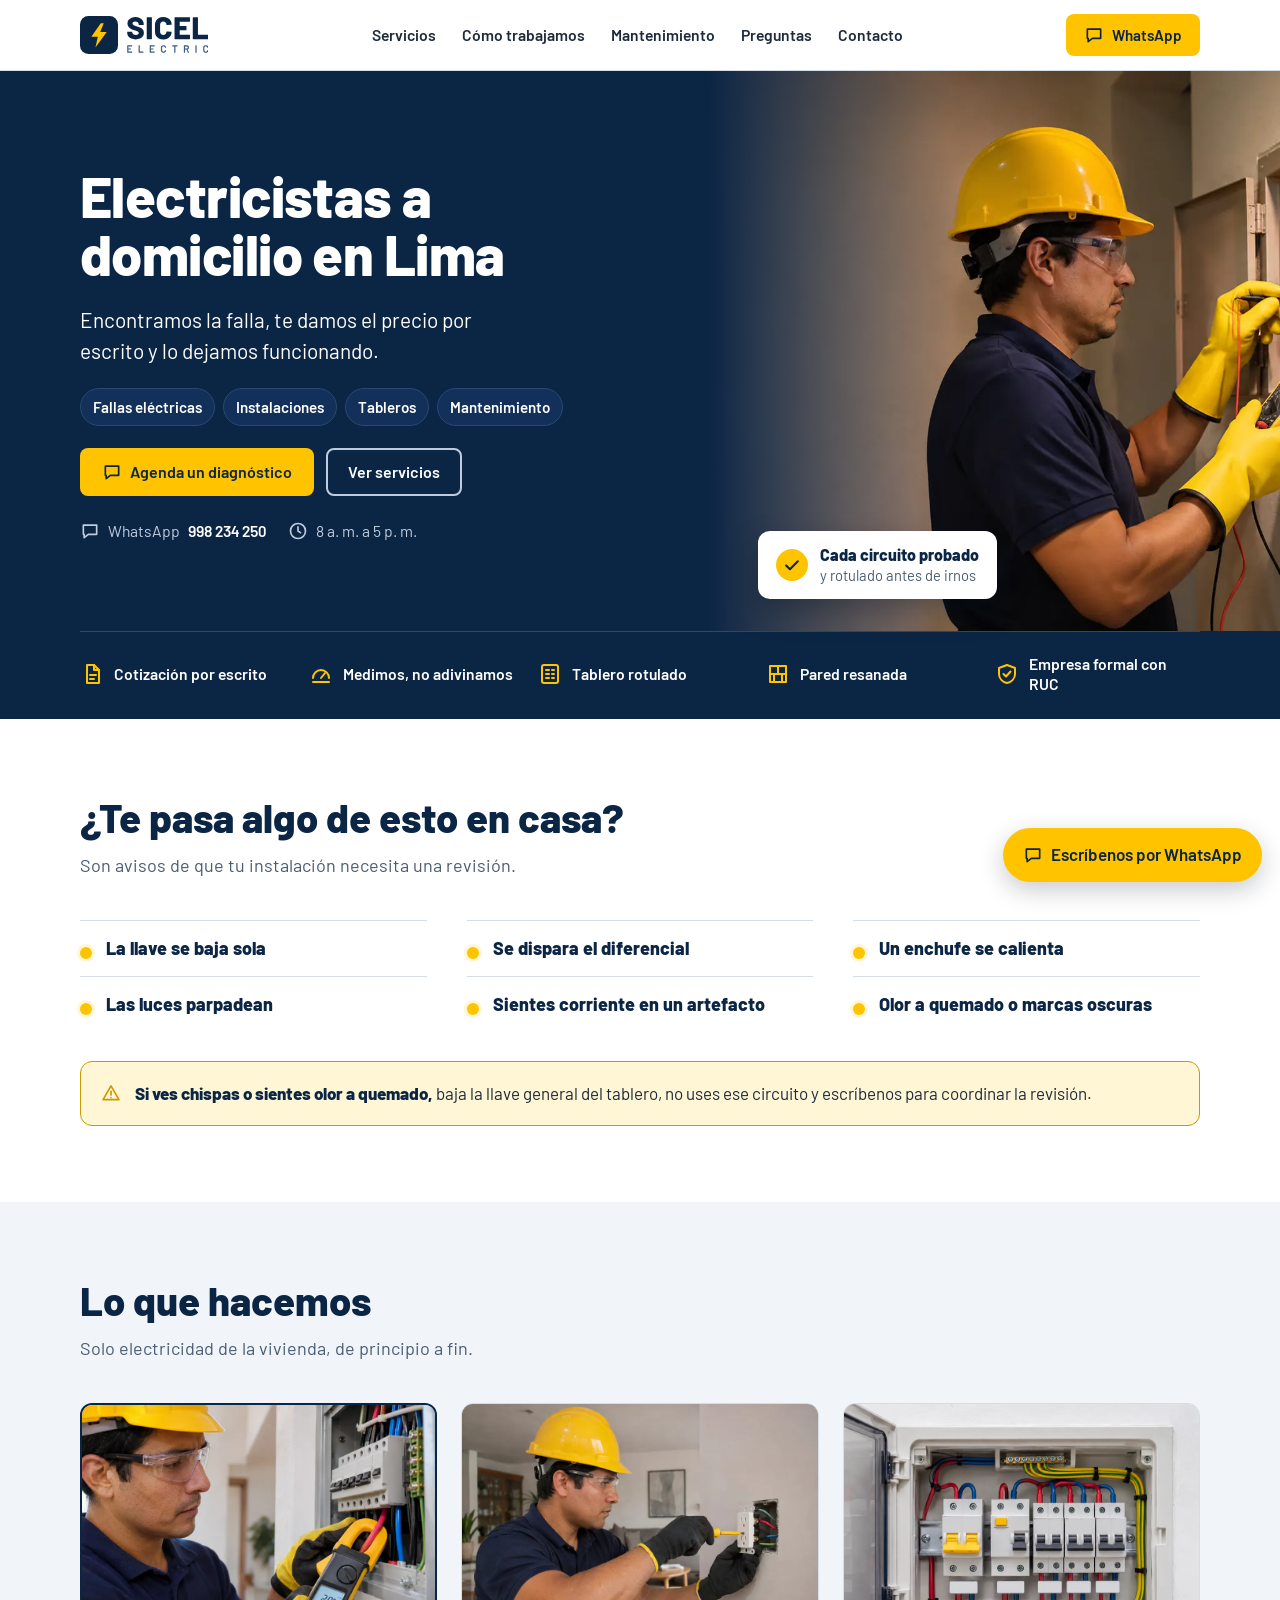
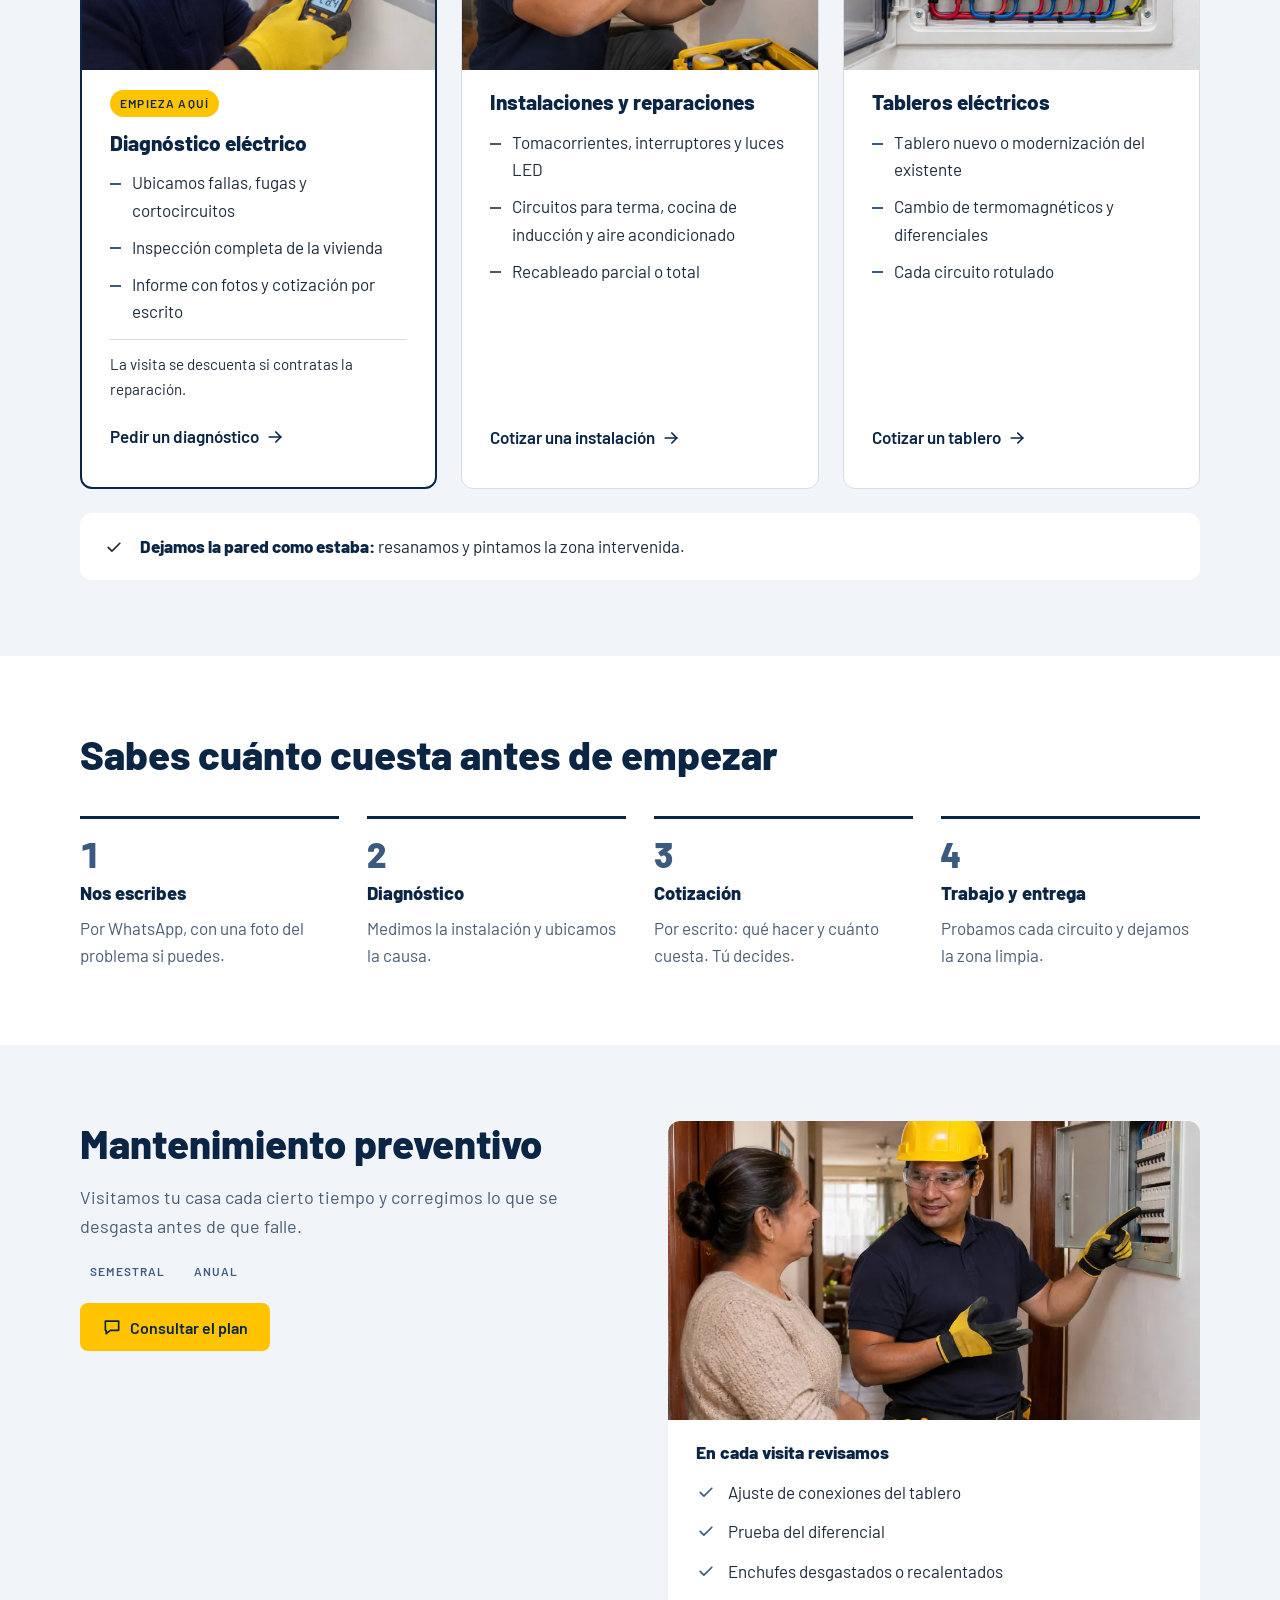
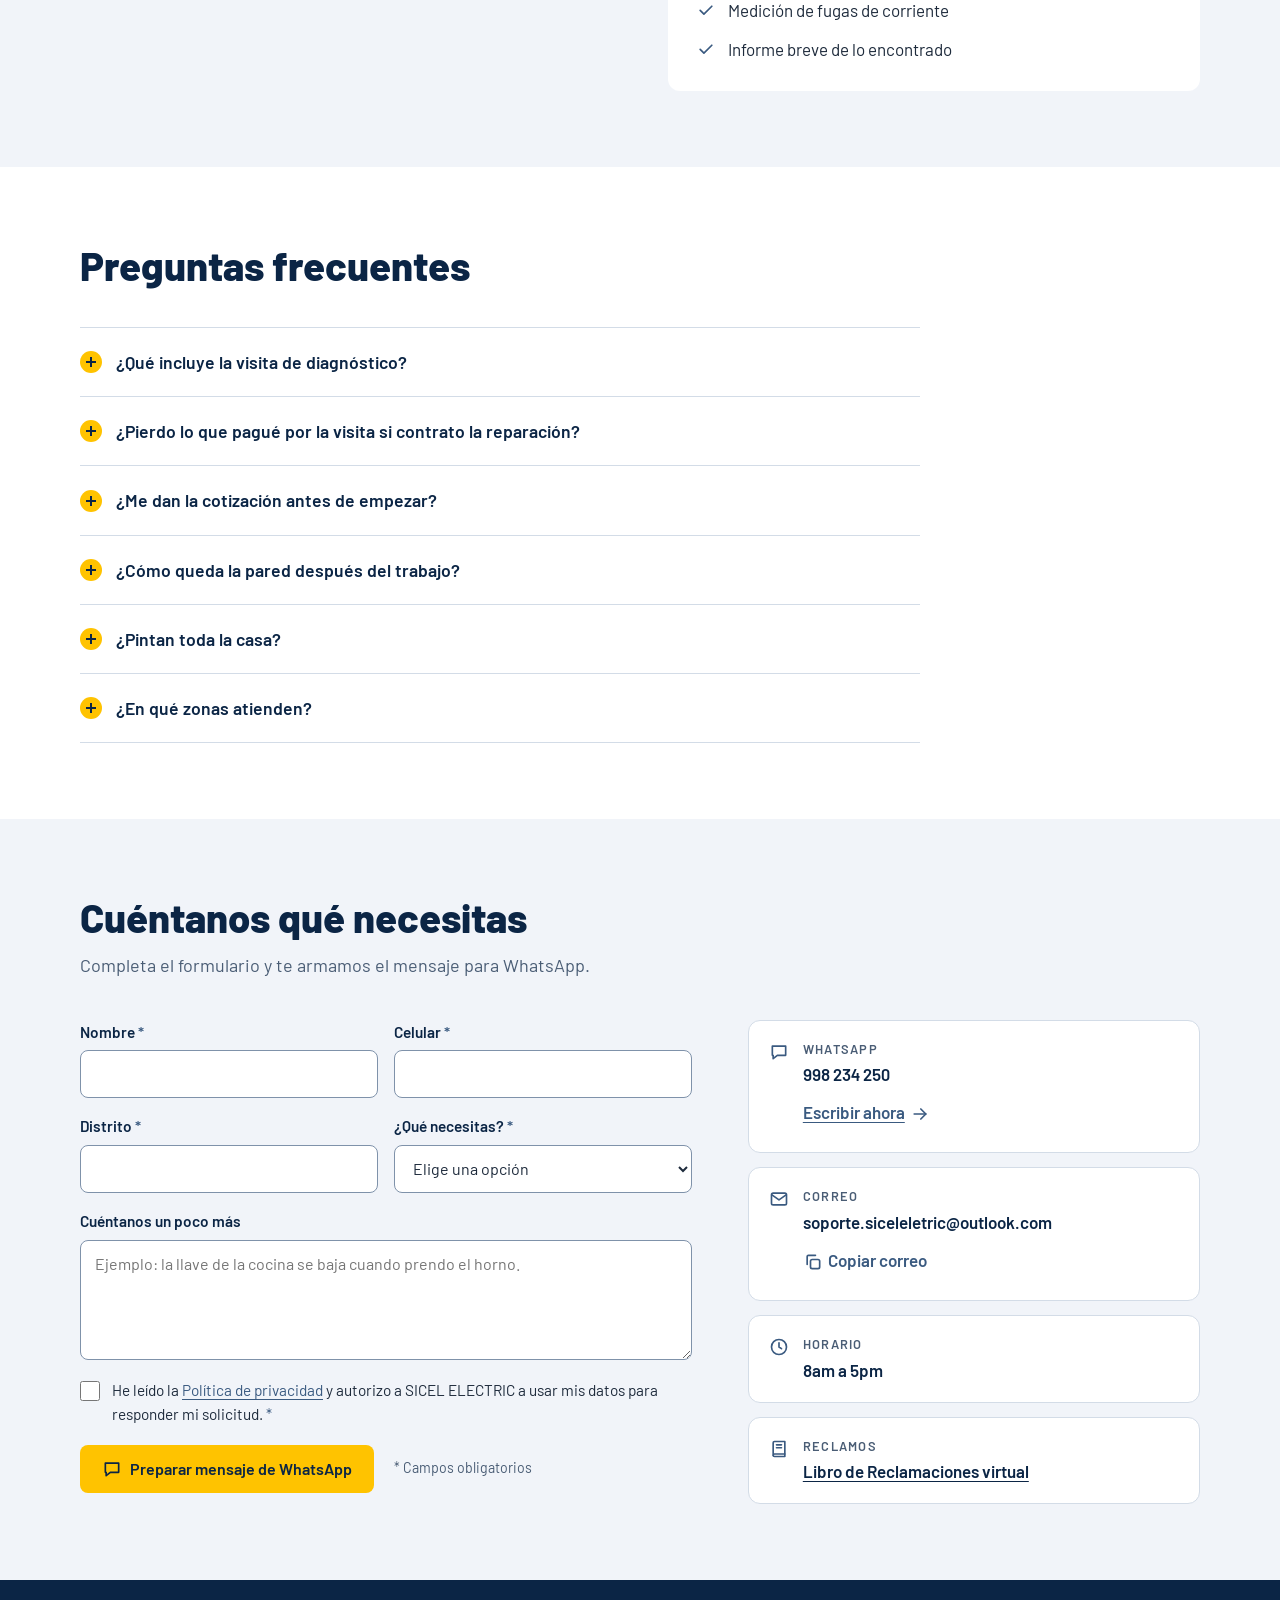
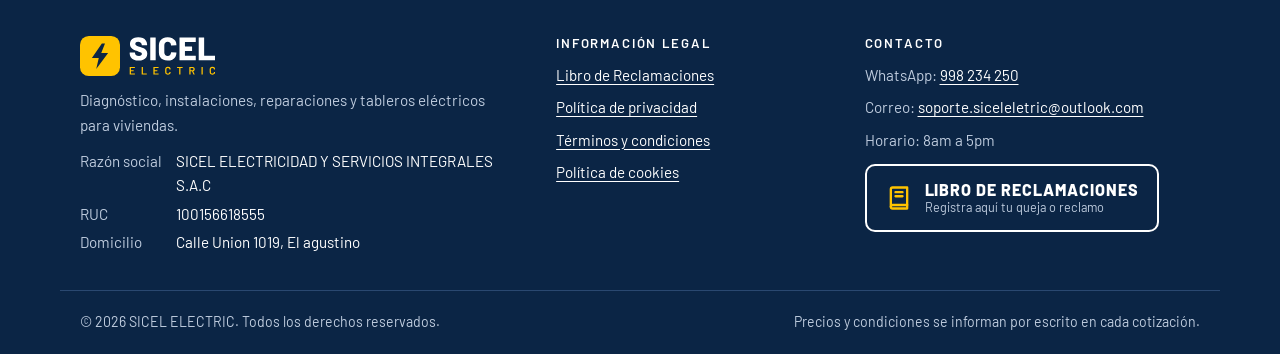
<file: SICEL-web/index.html>
<!doctype html>
<html lang="es-PE">
<head>
<meta charset="utf-8">
<meta name="viewport" content="width=device-width, initial-scale=1, viewport-fit=cover">
<title>SICEL ELECTRIC | Electricistas para tu hogar: diagnóstico, instalaciones y tableros</title>
<meta name="description" content="Diagnóstico eléctrico, instalaciones, reparaciones y tableros para viviendas. Cotización por escrito antes de empezar. Escríbenos por WhatsApp al 998 234 250.">
<meta name="theme-color" content="#0B2545">
<link rel="icon" href="assets/img/favicon.svg" type="image/svg+xml">
<link rel="icon" href="assets/img/favicon-32.png" sizes="32x32" type="image/png">
<link rel="apple-touch-icon" href="assets/img/apple-touch-icon.png">
<meta property="og:type" content="website">
<meta property="og:locale" content="es_PE">
<meta property="og:site_name" content="SICEL ELECTRIC">
<meta property="og:title" content="SICEL ELECTRIC | Electricistas para tu hogar: diagnóstico, instalaciones y tableros">
<meta property="og:description" content="Diagnóstico eléctrico, instalaciones, reparaciones y tableros para viviendas. Cotización por escrito antes de empezar. Escríbenos por WhatsApp al 998 234 250.">
<meta property="og:image" content="assets/img/og-image.png">
<meta name="twitter:card" content="summary_large_image">
<link rel="preload" href="assets/fonts/barlow-extrabold.woff2" as="font" type="font/woff2" crossorigin>
<link rel="stylesheet" href="assets/css/sicel.css">
<script type="application/ld+json">{"@context": "https://schema.org", "@type": "Electrician", "name": "SICEL ELECTRIC", "description": "Diagnóstico eléctrico, instalaciones, reparaciones y tableros eléctricos para viviendas.", "telephone": "+51 998 234 250", "email": "soporte.siceleletric@outlook.com", "areaServed": "Lima", "priceRange": "S/"}</script>
</head>
<body>
<a class="skip" href="#contenido">Ir al contenido</a>
<header class="site-header">
  <div class="wrap hdr">
    <a class="brand" href="./" aria-label="SICEL ELECTRIC, ir al inicio"><svg xmlns="http://www.w3.org/2000/svg" viewBox="0 0 445.99 132.00" aria-hidden="true" focusable="false"><g transform="translate(0.00 0.00) scale(1.3200)"><path d="M22,0 H78 A22,22 0 0 1 100,22 V78 A22,22 0 0 1 78,100 H22 A22,22 0 0 1 0,78 V22 A22,22 0 0 1 22,0 Z" class="lg-tile"/><path d="M54.70,18.80 L29.70,54.70 L46.90,54.70 L40.60,82.80 L70.30,42.20 L53.10,42.20 L62.50,18.80 Z" class="lg-bolt"/></g><path d="M164.0 57.776314318677095V55.7243143186771Q164.0 55.184314318677096 164.378 54.806314318677096Q164.756 54.428314318677096 165.296 54.428314318677096H180.308Q180.84799999999998 54.428314318677096 181.226 54.806314318677096Q181.60399999999998 55.184314318677096 181.60399999999998 55.7243143186771V57.020314318677094Q181.60399999999998 60.5843143186771 185.168 63.2303143186771Q188.732 65.8763143186771 194.78 65.8763143186771Q199.53199999999998 65.8763143186771 201.79999999999998 63.8243143186771Q204.06799999999998 61.7723143186771 204.06799999999998 59.0723143186771Q204.06799999999998 56.9123143186771 202.718 55.562314318677096Q201.368 54.2123143186771 199.1 53.294314318677095Q196.832 52.376314318677096 192.07999999999998 50.7563143186771Q191.432 50.4323143186771 190.784 50.2703143186771Q190.136 50.1083143186771 189.596 49.892314318677094Q182.576 47.6243143186771 177.392 44.9783143186771Q172.208 42.3323143186771 168.536 37.6343143186771Q164.864 32.9363143186771 164.864 26.0243143186771Q164.864 19.3283143186771 168.374 14.306314318677103Q171.884 9.284314318677104 178.14799999999997 6.584314318677102Q184.41199999999998 3.8843143186770988 192.296 3.8843143186770988Q200.612 3.8843143186770988 207.254 6.9083143186771Q213.896 9.9323143186771 217.676 15.4403143186771Q221.456 20.9483143186771 221.456 28.0763143186771V29.5883143186771Q221.456 30.1283143186771 221.07799999999997 30.5063143186771Q220.7 30.8843143186771 220.16 30.8843143186771H205.148Q204.608 30.8843143186771 204.23 30.5063143186771Q203.85199999999998 30.1283143186771 203.85199999999998 29.5883143186771V28.8323143186771Q203.85199999999998 25.052314318677098 200.504 22.136314318677098Q197.156 19.220314318677097 191.54 19.220314318677097Q187.328 19.220314318677097 184.952 20.9483143186771Q182.576 22.6763143186771 182.576 25.8083143186771Q182.576 28.184314318677096 184.088 29.7503143186771Q185.6 31.3163143186771 188.786 32.666314318677095Q191.97199999999998 34.0163143186771 198.56 36.1763143186771Q206.12 38.7683143186771 210.332 40.7123143186771Q214.54399999999998 42.6563143186771 218.26999999999998 47.0303143186771Q221.99599999999998 51.404314318677095 221.99599999999998 58.532314318677095Q221.99599999999998 65.5523143186771 218.432 70.6283143186771Q214.868 75.70431431867709 208.442 78.4583143186771Q202.016 81.2123143186771 193.48399999999998 81.2123143186771Q184.51999999999998 81.2123143186771 177.878 78.3503143186771Q171.236 75.4883143186771 167.618 70.14231431867711Q164.0 64.7963143186771 164.0 57.776314318677095Z M231.82399999999998 79.05231431867709V6.044314318677095Q231.82399999999998 5.504314318677103 232.202 5.126314318677103Q232.57999999999998 4.748314318677103 233.11999999999998 4.748314318677103H248.456Q248.99599999999998 4.748314318677103 249.37399999999997 5.126314318677103Q249.75199999999998 5.504314318677103 249.75199999999998 6.044314318677095V79.05231431867709Q249.75199999999998 79.5923143186771 249.37399999999997 79.9703143186771Q248.99599999999998 80.3483143186771 248.456 80.3483143186771H233.11999999999998Q232.57999999999998 80.3483143186771 232.202 79.9703143186771Q231.82399999999998 79.5923143186771 231.82399999999998 79.05231431867709Z M260.33599999999996 54.1043143186771V30.776314318677095Q260.33599999999996 22.784314318677097 263.95399999999995 16.682314318677097Q267.57199999999995 10.580314318677097 274.106 7.232314318677098Q280.64 3.8843143186770988 289.28 3.8843143186770988Q297.91999999999996 3.8843143186770988 304.45399999999995 7.070314318677099Q310.98799999999994 10.256314318677099 314.606 16.034314318677097Q318.224 21.812314318677096 318.224 29.3723143186771Q318.224 29.912314318677097 317.846 30.2363143186771Q317.46799999999996 30.5603143186771 316.928 30.5603143186771L301.592 31.532314318677095Q300.296 31.532314318677095 300.296 30.3443143186771Q300.296 25.2683143186771 297.272 22.244314318677098Q294.248 19.220314318677097 289.28 19.220314318677097Q284.31199999999995 19.220314318677097 281.28799999999995 22.298314318677097Q278.26399999999995 25.376314318677096 278.26399999999995 30.3443143186771V54.8603143186771Q278.26399999999995 59.8283143186771 281.28799999999995 62.8523143186771Q284.31199999999995 65.8763143186771 289.28 65.8763143186771Q294.248 65.8763143186771 297.272 62.8523143186771Q300.296 59.8283143186771 300.296 54.8603143186771Q300.296 53.672314318677095 301.592 53.672314318677095L316.928 54.428314318677096Q317.46799999999996 54.428314318677096 317.846 54.752314318677094Q318.224 55.0763143186771 318.224 55.508314318677094Q318.224 63.1763143186771 314.606 69.0083143186771Q310.98799999999994 74.8403143186771 304.45399999999995 78.0263143186771Q297.91999999999996 81.2123143186771 289.28 81.2123143186771Q280.64 81.2123143186771 274.106 77.8643143186771Q267.57199999999995 74.5163143186771 263.95399999999995 68.3603143186771Q260.33599999999996 62.2043143186771 260.33599999999996 54.1043143186771Z M380.756 20.0843143186771H346.844Q346.304 20.0843143186771 346.304 20.6243143186771V33.9083143186771Q346.304 34.4483143186771 346.844 34.4483143186771H368.552Q369.092 34.4483143186771 369.47 34.8263143186771Q369.848 35.2043143186771 369.848 35.7443143186771V48.380314318677094Q369.848 48.9203143186771 369.47 49.2983143186771Q369.092 49.6763143186771 368.552 49.6763143186771H346.844Q346.304 49.6763143186771 346.304 50.2163143186771V64.47231431867709Q346.304 65.0123143186771 346.844 65.0123143186771H380.756Q381.296 65.0123143186771 381.674 65.3903143186771Q382.052 65.7683143186771 382.052 66.3083143186771V79.05231431867709Q382.052 79.5923143186771 381.674 79.9703143186771Q381.296 80.3483143186771 380.756 80.3483143186771H329.672Q329.132 80.3483143186771 328.754 79.9703143186771Q328.376 79.5923143186771 328.376 79.05231431867709V6.044314318677095Q328.376 5.504314318677103 328.754 5.126314318677103Q329.132 4.748314318677103 329.672 4.748314318677103H380.756Q381.296 4.748314318677103 381.674 5.126314318677103Q382.052 5.504314318677103 382.052 6.044314318677095V18.788314318677095Q382.052 19.3283143186771 381.674 19.7063143186771Q381.296 20.0843143186771 380.756 20.0843143186771Z M391.772 79.05231431867709V6.044314318677095Q391.772 5.504314318677103 392.15 5.126314318677103Q392.528 4.748314318677103 393.06800000000004 4.748314318677103H408.404Q408.944 4.748314318677103 409.322 5.126314318677103Q409.70000000000005 5.504314318677103 409.70000000000005 6.044314318677095V64.47231431867709Q409.70000000000005 65.0123143186771 410.24 65.0123143186771H444.692Q445.232 65.0123143186771 445.61 65.3903143186771Q445.988 65.7683143186771 445.988 66.3083143186771V79.05231431867709Q445.988 79.5923143186771 445.61 79.9703143186771Q445.232 80.3483143186771 444.692 80.3483143186771H393.06800000000004Q392.528 80.3483143186771 392.15 79.9703143186771Q391.772 79.5923143186771 391.772 79.05231431867709Z" class="lg-word"/><path d="M180.70022509934626 105.56308165619791H168.37386847840023Q168.19313011152417 105.56308165619791 168.19313011152417 105.74382002307395V112.50343494423791Q168.19313011152417 112.68417331111395 168.37386847840023 112.68417331111395H176.65168568132293Q176.83242404819896 112.68417331111395 176.95894090501218 112.81069016792718Q177.0854577618254 112.9372070247404 177.0854577618254 113.11794539161644V115.86516856813228Q177.0854577618254 116.04590693500832 176.95894090501218 116.17242379182156Q176.83242404819896 116.29894064863478 176.65168568132293 116.29894064863478H168.37386847840023Q168.19313011152417 116.29894064863478 168.19313011152417 116.47967901551083V123.45617997692602Q168.19313011152417 123.63691834380207 168.37386847840023 123.63691834380207H180.70022509934626Q180.88096346622228 123.63691834380207 181.0074803230355 123.7634352006153Q181.13399717984873 123.88995205742853 181.13399717984873 124.07069042430457V126.8179136008204Q181.13399717984873 126.99865196769643 181.0074803230355 127.12516882450967Q180.88096346622228 127.2516856813229 180.70022509934626 127.2516856813229H164.4337720805025Q164.25303371362648 127.2516856813229 164.12651685681323 127.12516882450967Q164.0 126.99865196769643 164.0 126.8179136008204V102.38208639917958Q164.0 102.20134803230354 164.12651685681323 102.07483117549032Q164.25303371362648 101.94831431867708 164.4337720805025 101.94831431867708H180.70022509934626Q180.88096346622228 101.94831431867708 181.0074803230355 102.07483117549032Q181.13399717984873 102.20134803230354 181.13399717984873 102.38208639917958V105.12930957569542Q181.13399717984873 105.31004794257146 181.0074803230355 105.43656479938468Q180.88096346622228 105.56308165619791 180.70022509934626 105.56308165619791Z M203.47325932572747 126.8179136008204V102.38208639917958Q203.47325932572747 102.20134803230354 203.59977618254072 102.07483117549032Q203.72629303935395 101.94831431867708 203.90703140622998 101.94831431867708H207.23261735674913Q207.4133557236252 101.94831431867708 207.5398725804384 102.07483117549032Q207.66638943725164 102.20134803230354 207.66638943725164 102.38208639917958V123.45617997692602Q207.66638943725164 123.63691834380207 207.8471278041277 123.63691834380207H219.95659838482246Q220.1373367516985 123.63691834380207 220.26385360851174 123.7634352006153Q220.39037046532496 123.88995205742853 220.39037046532496 124.07069042430457V126.8179136008204Q220.39037046532496 126.99865196769643 220.26385360851174 127.12516882450967Q220.1373367516985 127.2516856813229 219.95659838482246 127.2516856813229H203.90703140622998Q203.72629303935395 127.2516856813229 203.59977618254072 127.12516882450967Q203.47325932572747 126.99865196769643 203.47325932572747 126.8179136008204Z M258.88764260992184 105.56308165619791H246.5612859889758Q246.38054762209975 105.56308165619791 246.38054762209975 105.74382002307395V112.50343494423791Q246.38054762209975 112.68417331111395 246.5612859889758 112.68417331111395H254.83910319189852Q255.01984155877454 112.68417331111395 255.14635841558777 112.81069016792718Q255.272875272401 112.9372070247404 255.272875272401 113.11794539161644V115.86516856813228Q255.272875272401 116.04590693500832 255.14635841558777 116.17242379182156Q255.01984155877454 116.29894064863478 254.83910319189852 116.29894064863478H246.5612859889758Q246.38054762209975 116.29894064863478 246.38054762209975 116.47967901551083V123.45617997692602Q246.38054762209975 123.63691834380207 246.5612859889758 123.63691834380207H258.88764260992184Q259.06838097679787 123.63691834380207 259.1948978336111 123.7634352006153Q259.3214146904243 123.88995205742853 259.3214146904243 124.07069042430457V126.8179136008204Q259.3214146904243 126.99865196769643 259.1948978336111 127.12516882450967Q259.06838097679787 127.2516856813229 258.88764260992184 127.2516856813229H242.6211895910781Q242.44045122420206 127.2516856813229 242.3139343673888 127.12516882450967Q242.18741751057559 126.99865196769643 242.18741751057559 126.8179136008204V102.38208639917958Q242.18741751057559 102.20134803230354 242.3139343673888 102.07483117549032Q242.44045122420206 101.94831431867708 242.6211895910781 101.94831431867708H258.88764260992184Q259.06838097679787 101.94831431867708 259.1948978336111 102.07483117549032Q259.3214146904243 102.20134803230354 259.3214146904243 102.38208639917958V105.12930957569542Q259.3214146904243 105.31004794257146 259.1948978336111 105.43656479938468Q259.06838097679787 105.56308165619791 258.88764260992184 105.56308165619791Z M281.0461663889245 119.04616382515061V110.11768850147416Q281.0461663889245 107.58735136520957 282.166744263556 105.67152467632354Q283.28732213818745 103.7556979874375 285.34773952057435 102.70741545955646Q287.4081569029612 101.65913293167542 290.1192324061018 101.65913293167542Q292.7941602358672 101.65913293167542 294.8545776182541 102.67126778618125Q296.91499500064094 103.68340264068708 298.0355728752724 105.5269339828227Q299.1561507499039 107.37046532495833 299.1561507499039 109.79235944109729Q299.1561507499039 109.97309780797332 299.02963389309065 110.09961466478654Q298.9031170362774 110.22613152159978 298.7223786694014 110.22613152159978L295.39679271888224 110.40686988847582Q294.9630206383797 110.40686988847582 294.9630206383797 110.00924548134853Q294.9630206383797 107.87653275221125 293.64363056018465 106.57521651070374Q292.32424048198953 105.27390026919625 290.1192324061018 105.27390026919625Q287.9142243302141 105.27390026919625 286.57676041533136 106.57521651070374Q285.2392965004487 107.87653275221125 285.2392965004487 110.00924548134853V119.22690219202666Q285.2392965004487 121.32346724778873 286.57676041533136 122.62478348929622Q287.9142243302141 123.92609973080373 290.1192324061018 123.92609973080373Q292.32424048198953 123.92609973080373 293.64363056018465 122.64285732598384Q294.9630206383797 121.35961492116394 294.9630206383797 119.22690219202666Q294.9630206383797 118.82927778489936 295.39679271888224 118.82927778489936L298.7223786694014 118.97386847840019Q298.9031170362774 118.97386847840019 299.02963389309065 119.08231149852583Q299.1561507499039 119.19075451865145 299.1561507499039 119.33534521215228Q299.1561507499039 121.79338700166645 298.0355728752724 123.65499218048967Q296.91499500064094 125.5165973593129 294.8545776182541 126.52873221381873Q292.7941602358672 127.54086706832456 290.1192324061018 127.54086706832456Q287.4081569029612 127.54086706832456 285.34773952057435 126.47451070375593Q283.28732213818745 125.40815433918728 282.166744263556 123.49232765030123Q281.0461663889245 121.57650096141519 281.0461663889245 119.04616382515061Z M338.7740007691322 102.38208639917958V105.16545724907061Q338.7740007691322 105.34619561594667 338.647483912319 105.4727124727599Q338.52096705550576 105.59922932957312 338.3402286886297 105.59922932957312H331.68905678759137Q331.50831842071534 105.59922932957312 331.50831842071534 105.77996769644916V126.8179136008204Q331.50831842071534 126.99865196769643 331.3818015639021 127.12516882450967Q331.2552847070889 127.2516856813229 331.07454634021286 127.2516856813229H327.74896038969365Q327.5682220228176 127.2516856813229 327.4417051660044 127.12516882450967Q327.31518830919117 126.99865196769643 327.31518830919117 126.8179136008204V105.77996769644916Q327.31518830919117 105.59922932957312 327.13444994231514 105.59922932957312H320.7363117549033Q320.5555733880272 105.59922932957312 320.429056531214 105.4727124727599Q320.30253967440075 105.34619561594667 320.30253967440075 105.16545724907061V102.38208639917958Q320.30253967440075 102.20134803230354 320.429056531214 102.07483117549032Q320.5555733880272 101.94831431867708 320.7363117549033 101.94831431867708H338.3402286886297Q338.52096705550576 101.94831431867708 338.647483912319 102.07483117549032Q338.7740007691322 102.20134803230354 338.7740007691322 102.38208639917958Z M374.4156067170876 126.92635662094602 369.6441138315601 116.51582668888602Q369.5718184848097 116.37123599538519 369.42722779130884 116.37123599538519H365.0895069862839Q364.90876861940785 116.37123599538519 364.90876861940785 116.55197436226123V126.8179136008204Q364.90876861940785 126.99865196769643 364.78225176259457 127.12516882450967Q364.65573490578134 127.2516856813229 364.4749965389053 127.2516856813229H361.14941058838616Q360.96867222151013 127.2516856813229 360.8421553646969 127.12516882450967Q360.7156385078837 126.99865196769643 360.7156385078837 126.8179136008204V102.38208639917958Q360.7156385078837 102.20134803230354 360.8421553646969 102.07483117549032Q360.96867222151013 101.94831431867708 361.14941058838616 101.94831431867708H371.09002076656844Q373.29502884245613 101.94831431867708 374.9939694910909 102.87007998974488Q376.6929101397257 103.7918456608127 377.63274964748115 105.4727124727599Q378.5725891552366 107.15357928470708 378.5725891552366 109.32243968721957Q378.5725891552366 111.81662915010895 377.2893467504167 113.56979130880656Q376.0061043455968 115.32295346750416 373.72880092295867 116.00975926163312Q373.65650557620825 116.00975926163312 373.620357902833 116.08205460838354Q373.5842102294578 116.15434995513395 373.620357902833 116.22664530188436L378.7171798487374 126.74561825406998Q378.7894751954878 126.89020894757081 378.7894751954878 126.96250429432123Q378.7894751954878 127.2516856813229 378.3918507883605 127.2516856813229H374.9216741443405Q374.56019741058844 127.2516856813229 374.4156067170876 126.92635662094602ZM364.90876861940785 105.74382002307395V112.9372070247404Q364.90876861940785 113.11794539161644 365.0895069862839 113.11794539161644H370.5116579925651Q372.2467463145751 113.11794539161644 373.31310267914375 112.08773670042301Q374.3794590437124 111.05752800922957 374.3794590437124 109.35858736059478Q374.3794590437124 107.65964671196 373.31310267914375 106.61136418407895Q372.2467463145751 105.56308165619791 370.5116579925651 105.56308165619791H365.0895069862839Q364.90876861940785 105.56308165619791 364.90876861940785 105.74382002307395Z M400.94799897449053 126.8179136008204V102.38208639917958Q400.94799897449053 102.20134803230354 401.07451583130376 102.07483117549032Q401.201032688117 101.94831431867708 401.381771054993 101.94831431867708H404.70735700551216Q404.8880953723882 101.94831431867708 405.0146122292015 102.07483117549032Q405.1411290860147 102.20134803230354 405.1411290860147 102.38208639917958V126.8179136008204Q405.1411290860147 126.99865196769643 405.0146122292015 127.12516882450967Q404.8880953723882 127.2516856813229 404.70735700551216 127.2516856813229H401.381771054993Q401.201032688117 127.2516856813229 401.07451583130376 127.12516882450967Q400.94799897449053 126.99865196769643 400.94799897449053 126.8179136008204Z M427.8780156390207 119.04616382515061V110.11768850147416Q427.8780156390207 107.58735136520957 428.99859351365217 105.67152467632354Q430.11917138828363 103.7556979874375 432.17958877067053 102.70741545955646Q434.2400061530574 101.65913293167542 436.95108165619797 101.65913293167542Q439.6260094859634 101.65913293167542 441.6864268683503 102.67126778618125Q443.7468442507371 103.68340264068708 444.8674221253686 105.5269339828227Q445.98800000000006 107.37046532495833 445.98800000000006 109.79235944109729Q445.98800000000006 109.97309780797332 445.86148314318683 110.09961466478654Q445.7349662863736 110.22613152159978 445.5542279194976 110.22613152159978L442.2286419689784 110.40686988847582Q441.7948698884759 110.40686988847582 441.7948698884759 110.00924548134853Q441.7948698884759 107.87653275221125 440.47547981028083 106.57521651070374Q439.1560897320857 105.27390026919625 436.95108165619797 105.27390026919625Q434.7460735803103 105.27390026919625 433.40860966542755 106.57521651070374Q432.0711457505449 107.87653275221125 432.0711457505449 110.00924548134853V119.22690219202666Q432.0711457505449 121.32346724778873 433.40860966542755 122.62478348929622Q434.7460735803103 123.92609973080373 436.95108165619797 123.92609973080373Q439.1560897320857 123.92609973080373 440.47547981028083 122.64285732598384Q441.7948698884759 121.35961492116394 441.7948698884759 119.22690219202666Q441.7948698884759 118.82927778489936 442.2286419689784 118.82927778489936L445.5542279194976 118.97386847840019Q445.7349662863736 118.97386847840019 445.86148314318683 119.08231149852583Q445.98800000000006 119.19075451865145 445.98800000000006 119.33534521215228Q445.98800000000006 121.79338700166645 444.8674221253686 123.65499218048967Q443.7468442507371 125.5165973593129 441.6864268683503 126.52873221381873Q439.6260094859634 127.54086706832456 436.95108165619797 127.54086706832456Q434.2400061530574 127.54086706832456 432.17958877067053 126.47451070375593Q430.11917138828363 125.40815433918728 428.99859351365217 123.49232765030123Q427.8780156390207 121.57650096141519 427.8780156390207 119.04616382515061Z" class="lg-sub"/></svg></a>
    <button class="menu-btn" type="button" aria-expanded="false" aria-controls="site-nav" aria-label="Menú"><svg class="icon" viewBox="0 0 24 24" fill="none" stroke="currentColor" stroke-width="2" stroke-linecap="round" stroke-linejoin="round" aria-hidden="true" focusable="false"><path d="M4 7h16M4 12h16M4 17h16"/></svg><span>Menú</span></button>
    <nav class="nav" id="site-nav" aria-label="Principal">
      <a href="#servicios">Servicios</a>
      <a href="#como-trabajamos">Cómo trabajamos</a>
      <a href="#mantenimiento">Mantenimiento</a>
      <a href="#preguntas">Preguntas</a>
      <a href="#contacto">Contacto</a>
    </nav>
    <a class="btn btn-primary btn-sm" href="https://wa.me/51998234250?text=Hola%20SICEL%20ELECTRIC%2C%20quiero%20hacer%20una%20consulta." target="_blank" rel="noopener"><svg class="icon" viewBox="0 0 24 24" fill="none" stroke="currentColor" stroke-width="2" stroke-linecap="round" stroke-linejoin="round" aria-hidden="true" focusable="false"><path d="M4 5h16v11H10l-5 4v-4H4z"/></svg>WhatsApp</a>
  </div>
</header>

<main id="contenido">
  <section class="hero" aria-labelledby="hero-title">
    <div class="wrap hero-grid">
      <div class="hero-copy">
        <h1 id="hero-title">Electricistas a domicilio en Lima</h1>
        <p class="hero-lead">Encontramos la falla, te damos el precio por escrito y lo dejamos funcionando.</p>
        <ul class="hero-svcs" aria-label="Servicios">
          <li>Fallas eléctricas</li>
          <li>Instalaciones</li>
          <li>Tableros</li>
          <li>Mantenimiento</li>
        </ul>
        <div class="hero-ctas">
          <a class="btn btn-primary" href="https://wa.me/51998234250?text=Hola%20SICEL%20ELECTRIC%2C%20quiero%20agendar%20una%20visita%20de%20diagn%C3%B3stico." target="_blank" rel="noopener"><svg class="icon" viewBox="0 0 24 24" fill="none" stroke="currentColor" stroke-width="2" stroke-linecap="round" stroke-linejoin="round" aria-hidden="true" focusable="false"><path d="M4 5h16v11H10l-5 4v-4H4z"/></svg>Agenda un diagnóstico</a>
          <a class="btn btn-outline" href="#servicios">Ver servicios</a>
        </div>
        <div class="hero-contact">
          <span><svg class="icon" viewBox="0 0 24 24" fill="none" stroke="currentColor" stroke-width="2" stroke-linecap="round" stroke-linejoin="round" aria-hidden="true" focusable="false"><path d="M4 5h16v11H10l-5 4v-4H4z"/></svg>WhatsApp <strong>998 234 250</strong></span>
          <span><svg class="icon" viewBox="0 0 24 24" fill="none" stroke="currentColor" stroke-width="2" stroke-linecap="round" stroke-linejoin="round" aria-hidden="true" focusable="false"><circle cx="12" cy="12" r="9"/><path d="M12 7v5l3 2"/></svg>8 a. m. a 5 p. m.</span>
        </div>
      </div>

      <div class="hero-media">
      <img class="hero-photo" src="assets/img/hero-electricista.webp" alt="Electricista con casco y guantes midiendo un tablero eléctrico de una vivienda" width="1600" height="900" fetchpriority="high">
      <p class="hero-badge"><svg class="icon" viewBox="0 0 24 24" fill="none" stroke="currentColor" stroke-width="2.5" stroke-linecap="round" stroke-linejoin="round" aria-hidden="true" focusable="false"><path d="m5 12.5 4.5 4.5L19 7.5"/></svg><span><strong>Cada circuito probado</strong>y rotulado antes de irnos</span></p>
      </div>
    </div>
    <div class="wrap">
      <ul class="proof" aria-label="Por qué SICEL ELECTRIC">
        <li><svg class="icon" viewBox="0 0 24 24" fill="none" stroke="currentColor" stroke-width="2" stroke-linecap="round" stroke-linejoin="round" aria-hidden="true" focusable="false"><path d="M7 3h7l5 5v13H7z"/><path d="M14 3v5h5"/><path d="M10 13h6M10 17h4"/></svg>Cotización por escrito</li>
        <li><svg class="icon" viewBox="0 0 24 24" fill="none" stroke="currentColor" stroke-width="2" stroke-linecap="round" stroke-linejoin="round" aria-hidden="true" focusable="false"><path d="M4 16a8 8 0 0 1 16 0"/><path d="m12 16 4-5"/><path d="M4 20h16"/></svg>Medimos, no adivinamos</li>
        <li><svg class="icon" viewBox="0 0 24 24" fill="none" stroke="currentColor" stroke-width="2" stroke-linecap="round" stroke-linejoin="round" aria-hidden="true" focusable="false"><rect x="4" y="3" width="16" height="18" rx="2"/><path d="M8 8h3M8 12h3M8 16h3M14 8h2M14 12h2M14 16h2"/></svg>Tablero rotulado</li>
        <li><svg class="icon" viewBox="0 0 24 24" fill="none" stroke="currentColor" stroke-width="2" stroke-linecap="round" stroke-linejoin="round" aria-hidden="true" focusable="false"><path d="M4 20V4h16v16z"/><path d="M4 12h16"/><path d="M12 4v8"/><path d="M8 12v8M16 12v8"/></svg>Pared resanada</li>
        <li><svg class="icon" viewBox="0 0 24 24" fill="none" stroke="currentColor" stroke-width="2" stroke-linecap="round" stroke-linejoin="round" aria-hidden="true" focusable="false"><path d="M12 3 4 6v6c0 4.5 3.4 8 8 9 4.6-1 8-4.5 8-9V6z"/><path d="m8.5 12 2.5 2.5 4.5-5"/></svg>Empresa formal con RUC</li>
      </ul>
    </div>
  </section>

  <section class="section" id="sintomas" aria-labelledby="sintomas-title">
    <div class="wrap">
      <div class="sec-head">
        <h2 id="sintomas-title">¿Te pasa algo de esto en casa?</h2>
        <p class="lead">Son avisos de que tu instalación necesita una revisión.</p>
      </div>
      <ul class="symptoms">
        <li>La llave se baja sola</li>
        <li>Se dispara el diferencial</li>
        <li>Un enchufe se calienta</li>
        <li>Las luces parpadean</li>
        <li>Sientes corriente en un artefacto</li>
        <li>Olor a quemado o marcas oscuras</li>
      </ul>
      <div class="note" role="note">
        <svg class="icon" viewBox="0 0 24 24" fill="none" stroke="currentColor" stroke-width="2" stroke-linecap="round" stroke-linejoin="round" aria-hidden="true" focusable="false"><path d="M12 3.5 2.5 20h19z"/><path d="M12 10v4.5"/><path d="M12 17.5h.01"/></svg>
        <p><strong>Si ves chispas o sientes olor a quemado,</strong> baja la llave general del tablero, no uses ese circuito y escríbenos para coordinar la revisión.</p>
      </div>
    </div>
  </section>

  <section class="section alt" id="servicios" aria-labelledby="servicios-title">
    <div class="wrap">
      <div class="sec-head">
        <h2 id="servicios-title">Lo que hacemos</h2>
        <p class="lead">Solo electricidad de la vivienda, de principio a fin.</p>
      </div>
      <div class="services">
        <article class="svc lead-svc">
          <div class="svc-media"><img src="assets/img/diagnostico-electrico.webp" alt="Técnico midiendo los cables de un tablero con una pinza amperimétrica" width="900" height="675" loading="lazy" decoding="async"></div>
          <span class="chip">Empieza aquí</span>
          <h3>Diagnóstico eléctrico</h3>
          <ul class="dash">
            <li>Ubicamos fallas, fugas y cortocircuitos</li>
            <li>Inspección completa de la vivienda</li>
            <li>Informe con fotos y cotización por escrito</li>
          </ul>
          <p class="svc-note">La visita se descuenta si contratas la reparación.</p>
          <a class="svc-link" href="https://wa.me/51998234250?text=Hola%20SICEL%20ELECTRIC%2C%20quiero%20agendar%20una%20visita%20de%20diagn%C3%B3stico." target="_blank" rel="noopener">Pedir un diagnóstico<svg class="icon" viewBox="0 0 24 24" fill="none" stroke="currentColor" stroke-width="2" stroke-linecap="round" stroke-linejoin="round" aria-hidden="true" focusable="false"><path d="M5 12h14"/><path d="m13 6 6 6-6 6"/></svg></a>
        </article>
        <article class="svc">
          <div class="svc-media"><img src="assets/img/instalaciones-reparaciones.webp" alt="Técnico instalando un tomacorriente nuevo en la pared de una sala" width="900" height="675" loading="lazy" decoding="async"></div>
          <h3>Instalaciones y reparaciones</h3>
          <ul class="dash">
            <li>Tomacorrientes, interruptores y luces LED</li>
            <li>Circuitos para terma, cocina de inducción y aire acondicionado</li>
            <li>Recableado parcial o total</li>
          </ul>
          <a class="svc-link" href="https://wa.me/51998234250?text=Hola%20SICEL%20ELECTRIC%2C%20necesito%20una%20instalaci%C3%B3n%20o%20reparaci%C3%B3n." target="_blank" rel="noopener">Cotizar una instalación<svg class="icon" viewBox="0 0 24 24" fill="none" stroke="currentColor" stroke-width="2" stroke-linecap="round" stroke-linejoin="round" aria-hidden="true" focusable="false"><path d="M5 12h14"/><path d="m13 6 6 6-6 6"/></svg></a>
        </article>
        <article class="svc">
          <div class="svc-media"><img src="assets/img/tableros-electricos.webp" alt="Tablero eléctrico doméstico ordenado, con interruptores en riel y cables peinados" width="900" height="675" loading="lazy" decoding="async"></div>
          <h3>Tableros eléctricos</h3>
          <ul class="dash">
            <li>Tablero nuevo o modernización del existente</li>
            <li>Cambio de termomagnéticos y diferenciales</li>
            <li>Cada circuito rotulado</li>
          </ul>
          <a class="svc-link" href="https://wa.me/51998234250?text=Hola%20SICEL%20ELECTRIC%2C%20quiero%20cotizar%20un%20tablero%20el%C3%A9ctrico." target="_blank" rel="noopener">Cotizar un tablero<svg class="icon" viewBox="0 0 24 24" fill="none" stroke="currentColor" stroke-width="2" stroke-linecap="round" stroke-linejoin="round" aria-hidden="true" focusable="false"><path d="M5 12h14"/><path d="m13 6 6 6-6 6"/></svg></a>
        </article>
      </div>
      <div class="finish">
        <svg class="icon" viewBox="0 0 24 24" fill="none" stroke="currentColor" stroke-width="2" stroke-linecap="round" stroke-linejoin="round" aria-hidden="true" focusable="false"><path d="m5 12.5 4.5 4.5L19 7.5"/></svg>
        <p><strong>Dejamos la pared como estaba:</strong> resanamos y pintamos la zona intervenida.</p>
      </div>
    </div>
  </section>

  <section class="section" id="como-trabajamos" aria-labelledby="proceso-title">
    <div class="wrap">
      <div class="sec-head">
        <h2 id="proceso-title">Sabes cuánto cuesta antes de empezar</h2>
      </div>
      <ol class="steps">
        <li class="step">
          <span class="step-n">1</span>
          <h3>Nos escribes</h3>
          <p>Por WhatsApp, con una foto del problema si puedes.</p>
        </li>
        <li class="step">
          <span class="step-n">2</span>
          <h3>Diagnóstico</h3>
          <p>Medimos la instalación y ubicamos la causa.</p>
        </li>
        <li class="step">
          <span class="step-n">3</span>
          <h3>Cotización</h3>
          <p>Por escrito: qué hacer y cuánto cuesta. Tú decides.</p>
        </li>
        <li class="step">
          <span class="step-n">4</span>
          <h3>Trabajo y entrega</h3>
          <p>Probamos cada circuito y dejamos la zona limpia.</p>
        </li>
      </ol>
    </div>
  </section>

  <section class="section alt" id="mantenimiento" aria-labelledby="mant-title">
    <div class="wrap split">
      <div class="split-copy">
        <h2 id="mant-title">Mantenimiento preventivo</h2>
        <p class="lead">Visitamos tu casa cada cierto tiempo y corregimos lo que se desgasta antes de que falle.</p>
        <div class="freq"><span class="chip quiet">Semestral</span><span class="chip quiet">Anual</span></div>
        <div><a class="btn btn-primary" href="https://wa.me/51998234250?text=Hola%20SICEL%20ELECTRIC%2C%20quiero%20informaci%C3%B3n%20del%20plan%20de%20mantenimiento%20preventivo." target="_blank" rel="noopener"><svg class="icon" viewBox="0 0 24 24" fill="none" stroke="currentColor" stroke-width="2" stroke-linecap="round" stroke-linejoin="round" aria-hidden="true" focusable="false"><path d="M4 5h16v11H10l-5 4v-4H4z"/></svg>Consultar el plan</a></div>
      </div>
      <div class="checklist">
        <img class="checklist-img" src="assets/img/mantenimiento-preventivo.webp" alt="Técnico explicando a una clienta el estado de su tablero eléctrico" width="900" height="675" loading="lazy" decoding="async">
        <h3>En cada visita revisamos</h3>
        <ul class="checks">
          <li><svg class="icon" viewBox="0 0 24 24" fill="none" stroke="currentColor" stroke-width="2" stroke-linecap="round" stroke-linejoin="round" aria-hidden="true" focusable="false"><path d="m5 12.5 4.5 4.5L19 7.5"/></svg><span>Ajuste de conexiones del tablero</span></li>
          <li><svg class="icon" viewBox="0 0 24 24" fill="none" stroke="currentColor" stroke-width="2" stroke-linecap="round" stroke-linejoin="round" aria-hidden="true" focusable="false"><path d="m5 12.5 4.5 4.5L19 7.5"/></svg><span>Prueba del diferencial</span></li>
          <li><svg class="icon" viewBox="0 0 24 24" fill="none" stroke="currentColor" stroke-width="2" stroke-linecap="round" stroke-linejoin="round" aria-hidden="true" focusable="false"><path d="m5 12.5 4.5 4.5L19 7.5"/></svg><span>Enchufes desgastados o recalentados</span></li>
          <li><svg class="icon" viewBox="0 0 24 24" fill="none" stroke="currentColor" stroke-width="2" stroke-linecap="round" stroke-linejoin="round" aria-hidden="true" focusable="false"><path d="m5 12.5 4.5 4.5L19 7.5"/></svg><span>Medición de fugas de corriente</span></li>
          <li><svg class="icon" viewBox="0 0 24 24" fill="none" stroke="currentColor" stroke-width="2" stroke-linecap="round" stroke-linejoin="round" aria-hidden="true" focusable="false"><path d="m5 12.5 4.5 4.5L19 7.5"/></svg><span>Informe breve de lo encontrado</span></li>
        </ul>
      </div>
    </div>
  </section>

  <section class="section" id="preguntas" aria-labelledby="faq-title">
    <div class="wrap">
      <div class="sec-head">
        <h2 id="faq-title">Preguntas frecuentes</h2>
      </div>
      <div class="faq">
        <details>
          <summary>¿Qué incluye la visita de diagnóstico?</summary>
          <p>Revisamos el tablero y los circuitos relacionados con la falla, medimos con instrumentos y ubicamos la causa. Al final recibes un informe breve con fotos y la cotización de la reparación.</p>
        </details>
        <details>
          <summary>¿Pierdo lo que pagué por la visita si contrato la reparación?</summary>
          <p>No. El costo de la visita de diagnóstico se descuenta del precio de la reparación cuando la contratas con nosotros.</p>
        </details>
        <details>
          <summary>¿Me dan la cotización antes de empezar?</summary>
          <p>Sí. Siempre recibes por escrito el alcance del trabajo, los materiales y el precio. No empezamos nada sin tu aprobación.</p>
        </details>
        <details>
          <summary>¿Cómo queda la pared después del trabajo?</summary>
          <p>Si para pasar un cable tenemos que abrir la pared, la cerramos, la resanamos y la pintamos en la zona intervenida.</p>
        </details>
        <details>
          <summary>¿Pintan toda la casa?</summary>
          <p>No es nuestro servicio. Si lo necesitas, te podemos recomendar a un pintor de confianza.</p>
        </details>
        <details>
          <summary>¿En qué zonas atienden?</summary>
          <p>Atendemos en <span class="ph">[distritos que atiendes]</span>. Si estás en otra zona, escríbenos y te confirmamos.</p>
        </details>
      </div>
    </div>
  </section>

  <section class="section alt" id="contacto" aria-labelledby="contacto-title">
    <div class="wrap">
      <div class="sec-head">
        <h2 id="contacto-title">Cuéntanos qué necesitas</h2>
        <p class="lead">Completa el formulario y te armamos el mensaje para WhatsApp.</p>
      </div>
      <div class="contact">
        <form class="form" id="contact-form" novalidate>
          <div class="form-grid">
            <div class="field">
              <label for="c-nombre">Nombre <span class="req" aria-hidden="true">*</span></label>
              <input type="text" id="c-nombre" name="nombre" autocomplete="name" data-error="c-nombre-error" required>
              <p class="field-error" id="c-nombre-error"><svg class="icon" viewBox="0 0 24 24" fill="none" stroke="currentColor" stroke-width="2" stroke-linecap="round" stroke-linejoin="round" aria-hidden="true" focusable="false"><circle cx="12" cy="12" r="9"/><path d="M12 7.5v5"/><path d="M12 16.5h.01"/></svg>Escribe tu nombre.</p>
            </div>
            <div class="field">
              <label for="c-telefono">Celular <span class="req" aria-hidden="true">*</span></label>
              <input type="tel" id="c-telefono" name="telefono" autocomplete="tel" inputmode="tel" data-error="c-telefono-error" required>
              <p class="field-error" id="c-telefono-error"><svg class="icon" viewBox="0 0 24 24" fill="none" stroke="currentColor" stroke-width="2" stroke-linecap="round" stroke-linejoin="round" aria-hidden="true" focusable="false"><circle cx="12" cy="12" r="9"/><path d="M12 7.5v5"/><path d="M12 16.5h.01"/></svg>Escribe tu celular.</p>
            </div>
            <div class="field">
              <label for="c-distrito">Distrito <span class="req" aria-hidden="true">*</span></label>
              <input type="text" id="c-distrito" name="distrito" autocomplete="address-level2" data-error="c-distrito-error" required>
              <p class="field-error" id="c-distrito-error"><svg class="icon" viewBox="0 0 24 24" fill="none" stroke="currentColor" stroke-width="2" stroke-linecap="round" stroke-linejoin="round" aria-hidden="true" focusable="false"><circle cx="12" cy="12" r="9"/><path d="M12 7.5v5"/><path d="M12 16.5h.01"/></svg>Escribe tu distrito.</p>
            </div>
            <div class="field">
              <label for="c-servicio">¿Qué necesitas? <span class="req" aria-hidden="true">*</span></label>
              <select id="c-servicio" name="servicio" data-error="c-servicio-error" required>
                <option value="">Elige una opción</option>
                <option>Diagnóstico de una falla</option>
                <option>Inspección integral de la vivienda</option>
                <option>Instalación o reparación</option>
                <option>Tablero eléctrico</option>
                <option>Plan de mantenimiento preventivo</option>
              </select>
              <p class="field-error" id="c-servicio-error"><svg class="icon" viewBox="0 0 24 24" fill="none" stroke="currentColor" stroke-width="2" stroke-linecap="round" stroke-linejoin="round" aria-hidden="true" focusable="false"><circle cx="12" cy="12" r="9"/><path d="M12 7.5v5"/><path d="M12 16.5h.01"/></svg>Elige qué necesitas.</p>
            </div>
            <div class="field full">
              <label for="c-mensaje">Cuéntanos un poco más</label>
              <textarea id="c-mensaje" name="mensaje" placeholder="Ejemplo: la llave de la cocina se baja cuando prendo el horno."></textarea>
            </div>
          </div>
          <label class="check" for="c-consent">
            <input type="checkbox" id="c-consent" name="consentimiento" required>
            <span>He leído la <a href="politica-de-privacidad.html">Política de privacidad</a> y autorizo a SICEL ELECTRIC a usar mis datos para responder mi solicitud. <span class="req" aria-hidden="true">*</span></span>
          </label>
          <div class="form-foot">
            <button class="btn btn-primary" type="submit"><svg class="icon" viewBox="0 0 24 24" fill="none" stroke="currentColor" stroke-width="2" stroke-linecap="round" stroke-linejoin="round" aria-hidden="true" focusable="false"><path d="M4 5h16v11H10l-5 4v-4H4z"/></svg>Preparar mensaje de WhatsApp</button>
            <small>* Campos obligatorios</small>
          </div>
          <p class="status" id="contact-error" role="alert" hidden></p>
          <div class="result" id="contact-result" hidden>
            <p><strong>Tu mensaje está listo.</strong> Ábrelo en WhatsApp y envíalo:</p>
            <pre id="contact-preview"></pre>
            <div><a class="btn btn-primary" id="contact-wa" href="https://wa.me/51998234250?text=Hola%20SICEL%20ELECTRIC%2C%20quiero%20hacer%20una%20consulta." target="_blank" rel="noopener"><svg class="icon" viewBox="0 0 24 24" fill="none" stroke="currentColor" stroke-width="2" stroke-linecap="round" stroke-linejoin="round" aria-hidden="true" focusable="false"><path d="M4 5h16v11H10l-5 4v-4H4z"/></svg>Abrir WhatsApp</a></div>
          </div>
        </form>

        <aside class="contact-side" aria-label="Datos de contacto">
          <div class="cline">
            <svg class="icon" viewBox="0 0 24 24" fill="none" stroke="currentColor" stroke-width="2" stroke-linecap="round" stroke-linejoin="round" aria-hidden="true" focusable="false"><path d="M4 5h16v11H10l-5 4v-4H4z"/></svg>
            <div class="cline-body">
              <span class="cline-label">WhatsApp</span>
              <span class="cline-value" id="wa-number">998 234 250</span>
              <div class="cline-actions">
                <a class="btn-link" href="https://wa.me/51998234250?text=Hola%20SICEL%20ELECTRIC%2C%20quiero%20hacer%20una%20consulta." target="_blank" rel="noopener">Escribir ahora <svg class="icon" viewBox="0 0 24 24" fill="none" stroke="currentColor" stroke-width="2" stroke-linecap="round" stroke-linejoin="round" aria-hidden="true" focusable="false"><path d="M5 12h14"/><path d="m13 6 6 6-6 6"/></svg></a>
              </div>
            </div>
          </div>
          <div class="cline">
            <svg class="icon" viewBox="0 0 24 24" fill="none" stroke="currentColor" stroke-width="2" stroke-linecap="round" stroke-linejoin="round" aria-hidden="true" focusable="false"><rect x="3" y="5" width="18" height="14" rx="2"/><path d="m3.5 7 8.5 6 8.5-6"/></svg>
            <div class="cline-body">
              <span class="cline-label">Correo</span>
              <span class="cline-value" id="email-text">soporte.siceleletric@outlook.com</span>
              <div class="cline-actions">
                <button class="btn-link" type="button" data-copy="soporte.siceleletric@outlook.com" data-copy-target="email-text"><svg class="icon" viewBox="0 0 24 24" fill="none" stroke="currentColor" stroke-width="2" stroke-linecap="round" stroke-linejoin="round" aria-hidden="true" focusable="false"><rect x="9" y="9" width="11" height="11" rx="2"/><path d="M5 15V5.5A1.5 1.5 0 0 1 6.5 4H15"/></svg><span>Copiar correo</span></button>
              </div>
            </div>
          </div>
          <div class="cline">
            <svg class="icon" viewBox="0 0 24 24" fill="none" stroke="currentColor" stroke-width="2" stroke-linecap="round" stroke-linejoin="round" aria-hidden="true" focusable="false"><circle cx="12" cy="12" r="9"/><path d="M12 7v5l3 2"/></svg>
            <div class="cline-body">
              <span class="cline-label">Horario</span>
              <span class="cline-value"><span >8am a 5pm</span></span>
            </div>
          </div>
          <div class="cline">
            <svg class="icon" viewBox="0 0 24 24" fill="none" stroke="currentColor" stroke-width="2" stroke-linecap="round" stroke-linejoin="round" aria-hidden="true" focusable="false"><path d="M5 4.5A1.5 1.5 0 0 1 6.5 3H19v15H6.5A1.5 1.5 0 0 0 5 19.5z"/><path d="M5 19.5A1.5 1.5 0 0 0 6.5 21H19v-3"/><path d="M9 7h6M9 10.5h6"/></svg>
            <div class="cline-body">
              <span class="cline-label">Reclamos</span>
              <a class="cline-value" href="libro-de-reclamaciones.html">Libro de Reclamaciones virtual</a>
            </div>
          </div>
        </aside>
      </div>
    </div>
  </section>
</main>

<footer class="site-footer">
  <div class="wrap foot-grid">
    <div class="foot-col">
      <a class="foot-brand" href="./" aria-label="SICEL ELECTRIC, ir al inicio"><svg xmlns="http://www.w3.org/2000/svg" viewBox="0 0 445.99 132.00" aria-hidden="true" focusable="false"><g transform="translate(0.00 0.00) scale(1.3200)"><path d="M22,0 H78 A22,22 0 0 1 100,22 V78 A22,22 0 0 1 78,100 H22 A22,22 0 0 1 0,78 V22 A22,22 0 0 1 22,0 Z" class="lg-tile"/><path d="M54.70,18.80 L29.70,54.70 L46.90,54.70 L40.60,82.80 L70.30,42.20 L53.10,42.20 L62.50,18.80 Z" class="lg-bolt"/></g><path d="M164.0 57.776314318677095V55.7243143186771Q164.0 55.184314318677096 164.378 54.806314318677096Q164.756 54.428314318677096 165.296 54.428314318677096H180.308Q180.84799999999998 54.428314318677096 181.226 54.806314318677096Q181.60399999999998 55.184314318677096 181.60399999999998 55.7243143186771V57.020314318677094Q181.60399999999998 60.5843143186771 185.168 63.2303143186771Q188.732 65.8763143186771 194.78 65.8763143186771Q199.53199999999998 65.8763143186771 201.79999999999998 63.8243143186771Q204.06799999999998 61.7723143186771 204.06799999999998 59.0723143186771Q204.06799999999998 56.9123143186771 202.718 55.562314318677096Q201.368 54.2123143186771 199.1 53.294314318677095Q196.832 52.376314318677096 192.07999999999998 50.7563143186771Q191.432 50.4323143186771 190.784 50.2703143186771Q190.136 50.1083143186771 189.596 49.892314318677094Q182.576 47.6243143186771 177.392 44.9783143186771Q172.208 42.3323143186771 168.536 37.6343143186771Q164.864 32.9363143186771 164.864 26.0243143186771Q164.864 19.3283143186771 168.374 14.306314318677103Q171.884 9.284314318677104 178.14799999999997 6.584314318677102Q184.41199999999998 3.8843143186770988 192.296 3.8843143186770988Q200.612 3.8843143186770988 207.254 6.9083143186771Q213.896 9.9323143186771 217.676 15.4403143186771Q221.456 20.9483143186771 221.456 28.0763143186771V29.5883143186771Q221.456 30.1283143186771 221.07799999999997 30.5063143186771Q220.7 30.8843143186771 220.16 30.8843143186771H205.148Q204.608 30.8843143186771 204.23 30.5063143186771Q203.85199999999998 30.1283143186771 203.85199999999998 29.5883143186771V28.8323143186771Q203.85199999999998 25.052314318677098 200.504 22.136314318677098Q197.156 19.220314318677097 191.54 19.220314318677097Q187.328 19.220314318677097 184.952 20.9483143186771Q182.576 22.6763143186771 182.576 25.8083143186771Q182.576 28.184314318677096 184.088 29.7503143186771Q185.6 31.3163143186771 188.786 32.666314318677095Q191.97199999999998 34.0163143186771 198.56 36.1763143186771Q206.12 38.7683143186771 210.332 40.7123143186771Q214.54399999999998 42.6563143186771 218.26999999999998 47.0303143186771Q221.99599999999998 51.404314318677095 221.99599999999998 58.532314318677095Q221.99599999999998 65.5523143186771 218.432 70.6283143186771Q214.868 75.70431431867709 208.442 78.4583143186771Q202.016 81.2123143186771 193.48399999999998 81.2123143186771Q184.51999999999998 81.2123143186771 177.878 78.3503143186771Q171.236 75.4883143186771 167.618 70.14231431867711Q164.0 64.7963143186771 164.0 57.776314318677095Z M231.82399999999998 79.05231431867709V6.044314318677095Q231.82399999999998 5.504314318677103 232.202 5.126314318677103Q232.57999999999998 4.748314318677103 233.11999999999998 4.748314318677103H248.456Q248.99599999999998 4.748314318677103 249.37399999999997 5.126314318677103Q249.75199999999998 5.504314318677103 249.75199999999998 6.044314318677095V79.05231431867709Q249.75199999999998 79.5923143186771 249.37399999999997 79.9703143186771Q248.99599999999998 80.3483143186771 248.456 80.3483143186771H233.11999999999998Q232.57999999999998 80.3483143186771 232.202 79.9703143186771Q231.82399999999998 79.5923143186771 231.82399999999998 79.05231431867709Z M260.33599999999996 54.1043143186771V30.776314318677095Q260.33599999999996 22.784314318677097 263.95399999999995 16.682314318677097Q267.57199999999995 10.580314318677097 274.106 7.232314318677098Q280.64 3.8843143186770988 289.28 3.8843143186770988Q297.91999999999996 3.8843143186770988 304.45399999999995 7.070314318677099Q310.98799999999994 10.256314318677099 314.606 16.034314318677097Q318.224 21.812314318677096 318.224 29.3723143186771Q318.224 29.912314318677097 317.846 30.2363143186771Q317.46799999999996 30.5603143186771 316.928 30.5603143186771L301.592 31.532314318677095Q300.296 31.532314318677095 300.296 30.3443143186771Q300.296 25.2683143186771 297.272 22.244314318677098Q294.248 19.220314318677097 289.28 19.220314318677097Q284.31199999999995 19.220314318677097 281.28799999999995 22.298314318677097Q278.26399999999995 25.376314318677096 278.26399999999995 30.3443143186771V54.8603143186771Q278.26399999999995 59.8283143186771 281.28799999999995 62.8523143186771Q284.31199999999995 65.8763143186771 289.28 65.8763143186771Q294.248 65.8763143186771 297.272 62.8523143186771Q300.296 59.8283143186771 300.296 54.8603143186771Q300.296 53.672314318677095 301.592 53.672314318677095L316.928 54.428314318677096Q317.46799999999996 54.428314318677096 317.846 54.752314318677094Q318.224 55.0763143186771 318.224 55.508314318677094Q318.224 63.1763143186771 314.606 69.0083143186771Q310.98799999999994 74.8403143186771 304.45399999999995 78.0263143186771Q297.91999999999996 81.2123143186771 289.28 81.2123143186771Q280.64 81.2123143186771 274.106 77.8643143186771Q267.57199999999995 74.5163143186771 263.95399999999995 68.3603143186771Q260.33599999999996 62.2043143186771 260.33599999999996 54.1043143186771Z M380.756 20.0843143186771H346.844Q346.304 20.0843143186771 346.304 20.6243143186771V33.9083143186771Q346.304 34.4483143186771 346.844 34.4483143186771H368.552Q369.092 34.4483143186771 369.47 34.8263143186771Q369.848 35.2043143186771 369.848 35.7443143186771V48.380314318677094Q369.848 48.9203143186771 369.47 49.2983143186771Q369.092 49.6763143186771 368.552 49.6763143186771H346.844Q346.304 49.6763143186771 346.304 50.2163143186771V64.47231431867709Q346.304 65.0123143186771 346.844 65.0123143186771H380.756Q381.296 65.0123143186771 381.674 65.3903143186771Q382.052 65.7683143186771 382.052 66.3083143186771V79.05231431867709Q382.052 79.5923143186771 381.674 79.9703143186771Q381.296 80.3483143186771 380.756 80.3483143186771H329.672Q329.132 80.3483143186771 328.754 79.9703143186771Q328.376 79.5923143186771 328.376 79.05231431867709V6.044314318677095Q328.376 5.504314318677103 328.754 5.126314318677103Q329.132 4.748314318677103 329.672 4.748314318677103H380.756Q381.296 4.748314318677103 381.674 5.126314318677103Q382.052 5.504314318677103 382.052 6.044314318677095V18.788314318677095Q382.052 19.3283143186771 381.674 19.7063143186771Q381.296 20.0843143186771 380.756 20.0843143186771Z M391.772 79.05231431867709V6.044314318677095Q391.772 5.504314318677103 392.15 5.126314318677103Q392.528 4.748314318677103 393.06800000000004 4.748314318677103H408.404Q408.944 4.748314318677103 409.322 5.126314318677103Q409.70000000000005 5.504314318677103 409.70000000000005 6.044314318677095V64.47231431867709Q409.70000000000005 65.0123143186771 410.24 65.0123143186771H444.692Q445.232 65.0123143186771 445.61 65.3903143186771Q445.988 65.7683143186771 445.988 66.3083143186771V79.05231431867709Q445.988 79.5923143186771 445.61 79.9703143186771Q445.232 80.3483143186771 444.692 80.3483143186771H393.06800000000004Q392.528 80.3483143186771 392.15 79.9703143186771Q391.772 79.5923143186771 391.772 79.05231431867709Z" class="lg-word"/><path d="M180.70022509934626 105.56308165619791H168.37386847840023Q168.19313011152417 105.56308165619791 168.19313011152417 105.74382002307395V112.50343494423791Q168.19313011152417 112.68417331111395 168.37386847840023 112.68417331111395H176.65168568132293Q176.83242404819896 112.68417331111395 176.95894090501218 112.81069016792718Q177.0854577618254 112.9372070247404 177.0854577618254 113.11794539161644V115.86516856813228Q177.0854577618254 116.04590693500832 176.95894090501218 116.17242379182156Q176.83242404819896 116.29894064863478 176.65168568132293 116.29894064863478H168.37386847840023Q168.19313011152417 116.29894064863478 168.19313011152417 116.47967901551083V123.45617997692602Q168.19313011152417 123.63691834380207 168.37386847840023 123.63691834380207H180.70022509934626Q180.88096346622228 123.63691834380207 181.0074803230355 123.7634352006153Q181.13399717984873 123.88995205742853 181.13399717984873 124.07069042430457V126.8179136008204Q181.13399717984873 126.99865196769643 181.0074803230355 127.12516882450967Q180.88096346622228 127.2516856813229 180.70022509934626 127.2516856813229H164.4337720805025Q164.25303371362648 127.2516856813229 164.12651685681323 127.12516882450967Q164.0 126.99865196769643 164.0 126.8179136008204V102.38208639917958Q164.0 102.20134803230354 164.12651685681323 102.07483117549032Q164.25303371362648 101.94831431867708 164.4337720805025 101.94831431867708H180.70022509934626Q180.88096346622228 101.94831431867708 181.0074803230355 102.07483117549032Q181.13399717984873 102.20134803230354 181.13399717984873 102.38208639917958V105.12930957569542Q181.13399717984873 105.31004794257146 181.0074803230355 105.43656479938468Q180.88096346622228 105.56308165619791 180.70022509934626 105.56308165619791Z M203.47325932572747 126.8179136008204V102.38208639917958Q203.47325932572747 102.20134803230354 203.59977618254072 102.07483117549032Q203.72629303935395 101.94831431867708 203.90703140622998 101.94831431867708H207.23261735674913Q207.4133557236252 101.94831431867708 207.5398725804384 102.07483117549032Q207.66638943725164 102.20134803230354 207.66638943725164 102.38208639917958V123.45617997692602Q207.66638943725164 123.63691834380207 207.8471278041277 123.63691834380207H219.95659838482246Q220.1373367516985 123.63691834380207 220.26385360851174 123.7634352006153Q220.39037046532496 123.88995205742853 220.39037046532496 124.07069042430457V126.8179136008204Q220.39037046532496 126.99865196769643 220.26385360851174 127.12516882450967Q220.1373367516985 127.2516856813229 219.95659838482246 127.2516856813229H203.90703140622998Q203.72629303935395 127.2516856813229 203.59977618254072 127.12516882450967Q203.47325932572747 126.99865196769643 203.47325932572747 126.8179136008204Z M258.88764260992184 105.56308165619791H246.5612859889758Q246.38054762209975 105.56308165619791 246.38054762209975 105.74382002307395V112.50343494423791Q246.38054762209975 112.68417331111395 246.5612859889758 112.68417331111395H254.83910319189852Q255.01984155877454 112.68417331111395 255.14635841558777 112.81069016792718Q255.272875272401 112.9372070247404 255.272875272401 113.11794539161644V115.86516856813228Q255.272875272401 116.04590693500832 255.14635841558777 116.17242379182156Q255.01984155877454 116.29894064863478 254.83910319189852 116.29894064863478H246.5612859889758Q246.38054762209975 116.29894064863478 246.38054762209975 116.47967901551083V123.45617997692602Q246.38054762209975 123.63691834380207 246.5612859889758 123.63691834380207H258.88764260992184Q259.06838097679787 123.63691834380207 259.1948978336111 123.7634352006153Q259.3214146904243 123.88995205742853 259.3214146904243 124.07069042430457V126.8179136008204Q259.3214146904243 126.99865196769643 259.1948978336111 127.12516882450967Q259.06838097679787 127.2516856813229 258.88764260992184 127.2516856813229H242.6211895910781Q242.44045122420206 127.2516856813229 242.3139343673888 127.12516882450967Q242.18741751057559 126.99865196769643 242.18741751057559 126.8179136008204V102.38208639917958Q242.18741751057559 102.20134803230354 242.3139343673888 102.07483117549032Q242.44045122420206 101.94831431867708 242.6211895910781 101.94831431867708H258.88764260992184Q259.06838097679787 101.94831431867708 259.1948978336111 102.07483117549032Q259.3214146904243 102.20134803230354 259.3214146904243 102.38208639917958V105.12930957569542Q259.3214146904243 105.31004794257146 259.1948978336111 105.43656479938468Q259.06838097679787 105.56308165619791 258.88764260992184 105.56308165619791Z M281.0461663889245 119.04616382515061V110.11768850147416Q281.0461663889245 107.58735136520957 282.166744263556 105.67152467632354Q283.28732213818745 103.7556979874375 285.34773952057435 102.70741545955646Q287.4081569029612 101.65913293167542 290.1192324061018 101.65913293167542Q292.7941602358672 101.65913293167542 294.8545776182541 102.67126778618125Q296.91499500064094 103.68340264068708 298.0355728752724 105.5269339828227Q299.1561507499039 107.37046532495833 299.1561507499039 109.79235944109729Q299.1561507499039 109.97309780797332 299.02963389309065 110.09961466478654Q298.9031170362774 110.22613152159978 298.7223786694014 110.22613152159978L295.39679271888224 110.40686988847582Q294.9630206383797 110.40686988847582 294.9630206383797 110.00924548134853Q294.9630206383797 107.87653275221125 293.64363056018465 106.57521651070374Q292.32424048198953 105.27390026919625 290.1192324061018 105.27390026919625Q287.9142243302141 105.27390026919625 286.57676041533136 106.57521651070374Q285.2392965004487 107.87653275221125 285.2392965004487 110.00924548134853V119.22690219202666Q285.2392965004487 121.32346724778873 286.57676041533136 122.62478348929622Q287.9142243302141 123.92609973080373 290.1192324061018 123.92609973080373Q292.32424048198953 123.92609973080373 293.64363056018465 122.64285732598384Q294.9630206383797 121.35961492116394 294.9630206383797 119.22690219202666Q294.9630206383797 118.82927778489936 295.39679271888224 118.82927778489936L298.7223786694014 118.97386847840019Q298.9031170362774 118.97386847840019 299.02963389309065 119.08231149852583Q299.1561507499039 119.19075451865145 299.1561507499039 119.33534521215228Q299.1561507499039 121.79338700166645 298.0355728752724 123.65499218048967Q296.91499500064094 125.5165973593129 294.8545776182541 126.52873221381873Q292.7941602358672 127.54086706832456 290.1192324061018 127.54086706832456Q287.4081569029612 127.54086706832456 285.34773952057435 126.47451070375593Q283.28732213818745 125.40815433918728 282.166744263556 123.49232765030123Q281.0461663889245 121.57650096141519 281.0461663889245 119.04616382515061Z M338.7740007691322 102.38208639917958V105.16545724907061Q338.7740007691322 105.34619561594667 338.647483912319 105.4727124727599Q338.52096705550576 105.59922932957312 338.3402286886297 105.59922932957312H331.68905678759137Q331.50831842071534 105.59922932957312 331.50831842071534 105.77996769644916V126.8179136008204Q331.50831842071534 126.99865196769643 331.3818015639021 127.12516882450967Q331.2552847070889 127.2516856813229 331.07454634021286 127.2516856813229H327.74896038969365Q327.5682220228176 127.2516856813229 327.4417051660044 127.12516882450967Q327.31518830919117 126.99865196769643 327.31518830919117 126.8179136008204V105.77996769644916Q327.31518830919117 105.59922932957312 327.13444994231514 105.59922932957312H320.7363117549033Q320.5555733880272 105.59922932957312 320.429056531214 105.4727124727599Q320.30253967440075 105.34619561594667 320.30253967440075 105.16545724907061V102.38208639917958Q320.30253967440075 102.20134803230354 320.429056531214 102.07483117549032Q320.5555733880272 101.94831431867708 320.7363117549033 101.94831431867708H338.3402286886297Q338.52096705550576 101.94831431867708 338.647483912319 102.07483117549032Q338.7740007691322 102.20134803230354 338.7740007691322 102.38208639917958Z M374.4156067170876 126.92635662094602 369.6441138315601 116.51582668888602Q369.5718184848097 116.37123599538519 369.42722779130884 116.37123599538519H365.0895069862839Q364.90876861940785 116.37123599538519 364.90876861940785 116.55197436226123V126.8179136008204Q364.90876861940785 126.99865196769643 364.78225176259457 127.12516882450967Q364.65573490578134 127.2516856813229 364.4749965389053 127.2516856813229H361.14941058838616Q360.96867222151013 127.2516856813229 360.8421553646969 127.12516882450967Q360.7156385078837 126.99865196769643 360.7156385078837 126.8179136008204V102.38208639917958Q360.7156385078837 102.20134803230354 360.8421553646969 102.07483117549032Q360.96867222151013 101.94831431867708 361.14941058838616 101.94831431867708H371.09002076656844Q373.29502884245613 101.94831431867708 374.9939694910909 102.87007998974488Q376.6929101397257 103.7918456608127 377.63274964748115 105.4727124727599Q378.5725891552366 107.15357928470708 378.5725891552366 109.32243968721957Q378.5725891552366 111.81662915010895 377.2893467504167 113.56979130880656Q376.0061043455968 115.32295346750416 373.72880092295867 116.00975926163312Q373.65650557620825 116.00975926163312 373.620357902833 116.08205460838354Q373.5842102294578 116.15434995513395 373.620357902833 116.22664530188436L378.7171798487374 126.74561825406998Q378.7894751954878 126.89020894757081 378.7894751954878 126.96250429432123Q378.7894751954878 127.2516856813229 378.3918507883605 127.2516856813229H374.9216741443405Q374.56019741058844 127.2516856813229 374.4156067170876 126.92635662094602ZM364.90876861940785 105.74382002307395V112.9372070247404Q364.90876861940785 113.11794539161644 365.0895069862839 113.11794539161644H370.5116579925651Q372.2467463145751 113.11794539161644 373.31310267914375 112.08773670042301Q374.3794590437124 111.05752800922957 374.3794590437124 109.35858736059478Q374.3794590437124 107.65964671196 373.31310267914375 106.61136418407895Q372.2467463145751 105.56308165619791 370.5116579925651 105.56308165619791H365.0895069862839Q364.90876861940785 105.56308165619791 364.90876861940785 105.74382002307395Z M400.94799897449053 126.8179136008204V102.38208639917958Q400.94799897449053 102.20134803230354 401.07451583130376 102.07483117549032Q401.201032688117 101.94831431867708 401.381771054993 101.94831431867708H404.70735700551216Q404.8880953723882 101.94831431867708 405.0146122292015 102.07483117549032Q405.1411290860147 102.20134803230354 405.1411290860147 102.38208639917958V126.8179136008204Q405.1411290860147 126.99865196769643 405.0146122292015 127.12516882450967Q404.8880953723882 127.2516856813229 404.70735700551216 127.2516856813229H401.381771054993Q401.201032688117 127.2516856813229 401.07451583130376 127.12516882450967Q400.94799897449053 126.99865196769643 400.94799897449053 126.8179136008204Z M427.8780156390207 119.04616382515061V110.11768850147416Q427.8780156390207 107.58735136520957 428.99859351365217 105.67152467632354Q430.11917138828363 103.7556979874375 432.17958877067053 102.70741545955646Q434.2400061530574 101.65913293167542 436.95108165619797 101.65913293167542Q439.6260094859634 101.65913293167542 441.6864268683503 102.67126778618125Q443.7468442507371 103.68340264068708 444.8674221253686 105.5269339828227Q445.98800000000006 107.37046532495833 445.98800000000006 109.79235944109729Q445.98800000000006 109.97309780797332 445.86148314318683 110.09961466478654Q445.7349662863736 110.22613152159978 445.5542279194976 110.22613152159978L442.2286419689784 110.40686988847582Q441.7948698884759 110.40686988847582 441.7948698884759 110.00924548134853Q441.7948698884759 107.87653275221125 440.47547981028083 106.57521651070374Q439.1560897320857 105.27390026919625 436.95108165619797 105.27390026919625Q434.7460735803103 105.27390026919625 433.40860966542755 106.57521651070374Q432.0711457505449 107.87653275221125 432.0711457505449 110.00924548134853V119.22690219202666Q432.0711457505449 121.32346724778873 433.40860966542755 122.62478348929622Q434.7460735803103 123.92609973080373 436.95108165619797 123.92609973080373Q439.1560897320857 123.92609973080373 440.47547981028083 122.64285732598384Q441.7948698884759 121.35961492116394 441.7948698884759 119.22690219202666Q441.7948698884759 118.82927778489936 442.2286419689784 118.82927778489936L445.5542279194976 118.97386847840019Q445.7349662863736 118.97386847840019 445.86148314318683 119.08231149852583Q445.98800000000006 119.19075451865145 445.98800000000006 119.33534521215228Q445.98800000000006 121.79338700166645 444.8674221253686 123.65499218048967Q443.7468442507371 125.5165973593129 441.6864268683503 126.52873221381873Q439.6260094859634 127.54086706832456 436.95108165619797 127.54086706832456Q434.2400061530574 127.54086706832456 432.17958877067053 126.47451070375593Q430.11917138828363 125.40815433918728 428.99859351365217 123.49232765030123Q427.8780156390207 121.57650096141519 427.8780156390207 119.04616382515061Z" class="lg-sub"/></svg></a>
      <p>Diagnóstico, instalaciones, reparaciones y tableros eléctricos para viviendas.</p>
      <dl class="provider">
        <dt>Razón social</dt><dd><span>SICEL ELECTRICIDAD Y SERVICIOS INTEGRALES S.A.C</span></dd>
        <dt>RUC</dt><dd><span>100156618555</span></dd>
        <dt>Domicilio</dt><dd><span>Calle Union 1019, El agustino</span></dd>
      </dl>
    </div>
    <div class="foot-col">
      <h2>Información legal</h2>
      <ul>
        <li><a href="libro-de-reclamaciones.html">Libro de Reclamaciones</a></li>
        <li><a href="politica-de-privacidad.html">Política de privacidad</a></li>
        <li><a href="terminos-y-condiciones.html">Términos y condiciones</a></li>
        <li><a href="politica-de-cookies.html">Política de cookies</a></li>
      </ul>
    </div>
    <div class="foot-col">
      <h2>Contacto</h2>
      <ul>
        <li>WhatsApp: <a href="https://wa.me/51998234250?text=Hola%20SICEL%20ELECTRIC%2C%20quiero%20hacer%20una%20consulta." target="_blank" rel="noopener">998 234 250</a></li>
        <li>Correo: <a href="mailto:soporte.siceleletric@outlook.com">soporte.siceleletric@outlook.com</a></li>
        <li>Horario: <span>8am a 5pm</span></li>
      </ul>
      <a class="lr-btn" href="libro-de-reclamaciones.html"><svg class="icon" viewBox="0 0 24 24" fill="none" stroke="currentColor" stroke-width="2" stroke-linecap="round" stroke-linejoin="round" aria-hidden="true" focusable="false"><path d="M5 4.5A1.5 1.5 0 0 1 6.5 3H19v15H6.5A1.5 1.5 0 0 0 5 19.5z"/><path d="M5 19.5A1.5 1.5 0 0 0 6.5 21H19v-3"/><path d="M9 7h6M9 10.5h6"/></svg><span><strong>Libro de Reclamaciones</strong><small>Registra aquí tu queja o reclamo</small></span></a>
    </div>
  </div>
  <div class="wrap foot-bottom">
    <span>© <span data-year>2026</span> SICEL ELECTRIC. Todos los derechos reservados.</span>
    <span>Precios y condiciones se informan por escrito en cada cotización.</span>
  </div>
</footer>
<a class="fab" href="https://wa.me/51998234250?text=Hola%20SICEL%20ELECTRIC%2C%20quiero%20hacer%20una%20consulta." target="_blank" rel="noopener"><svg class="icon" viewBox="0 0 24 24" fill="none" stroke="currentColor" stroke-width="2" stroke-linecap="round" stroke-linejoin="round" aria-hidden="true" focusable="false"><path d="M4 5h16v11H10l-5 4v-4H4z"/></svg><span class="fab-label">Escríbenos por WhatsApp</span><span class="sr-only">WhatsApp</span></a>

<script src="assets/js/sicel.js" defer></script>
</body>
</html>
</file>
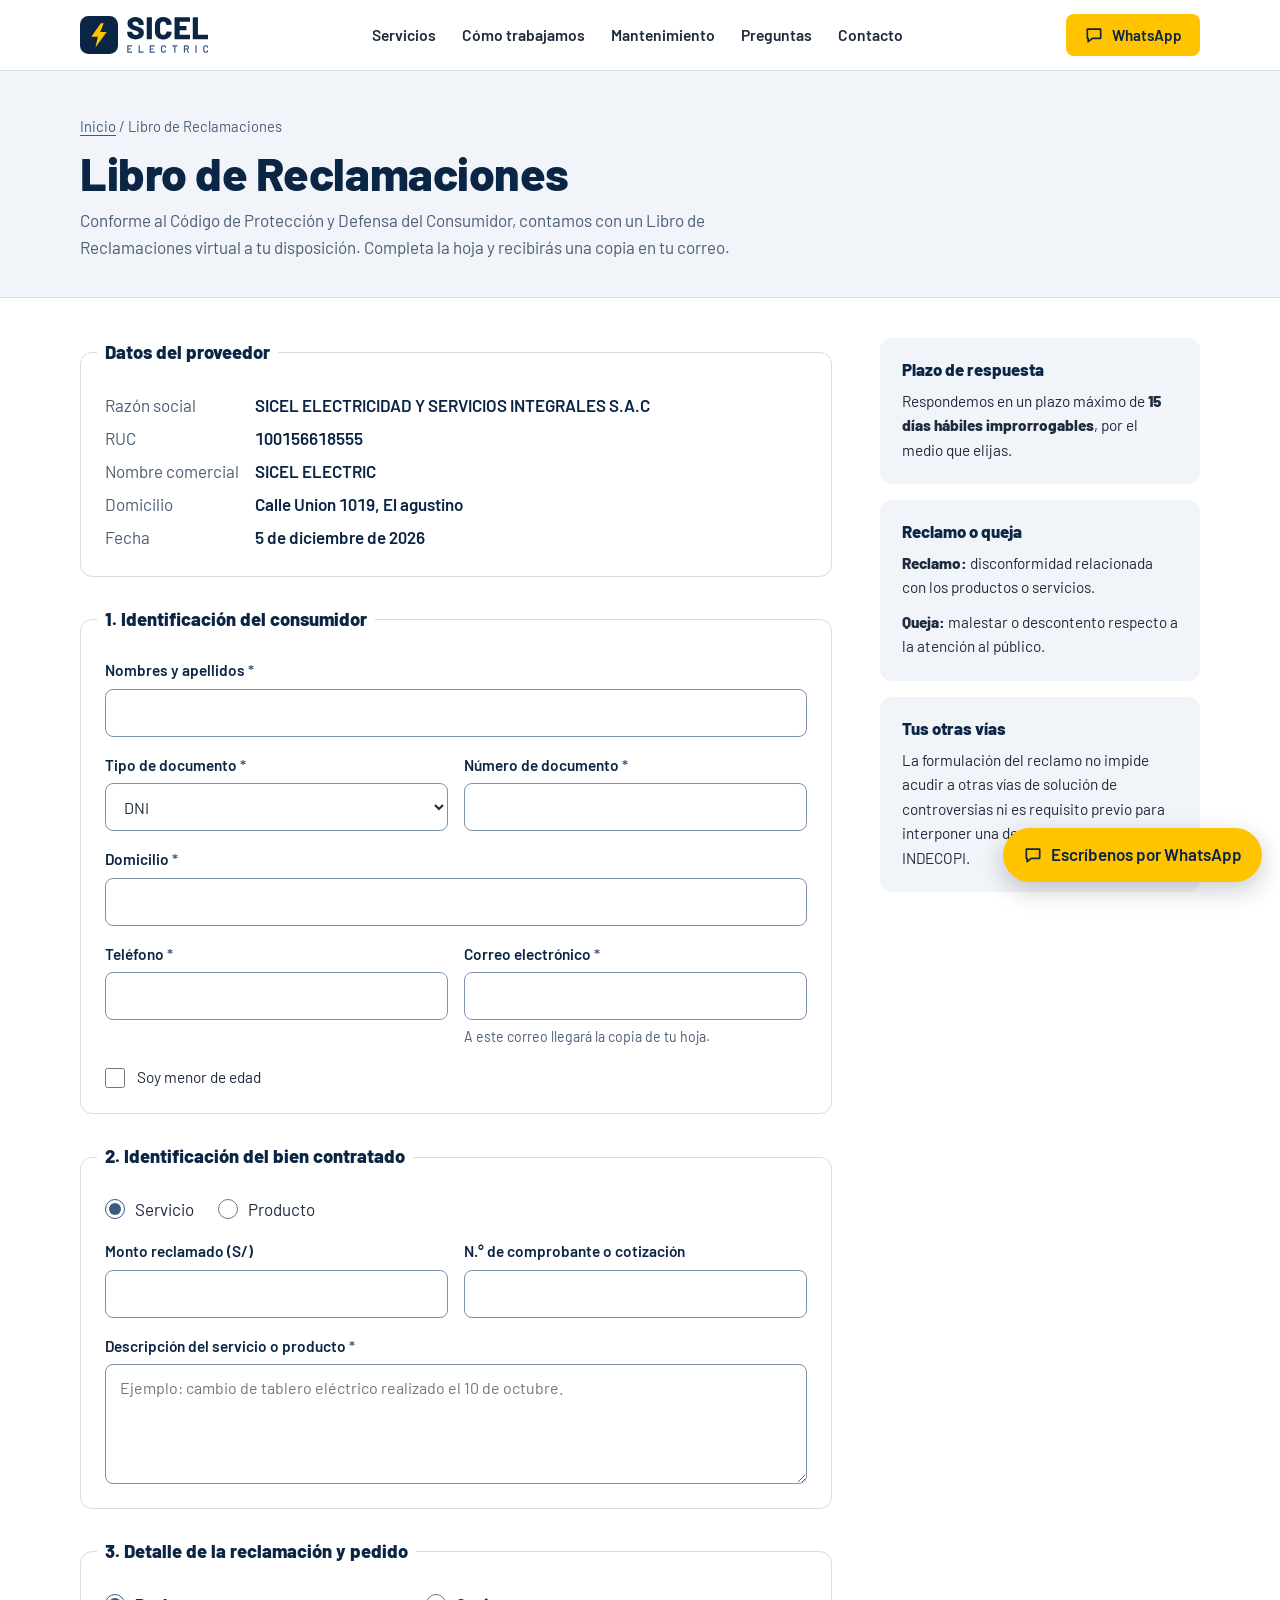
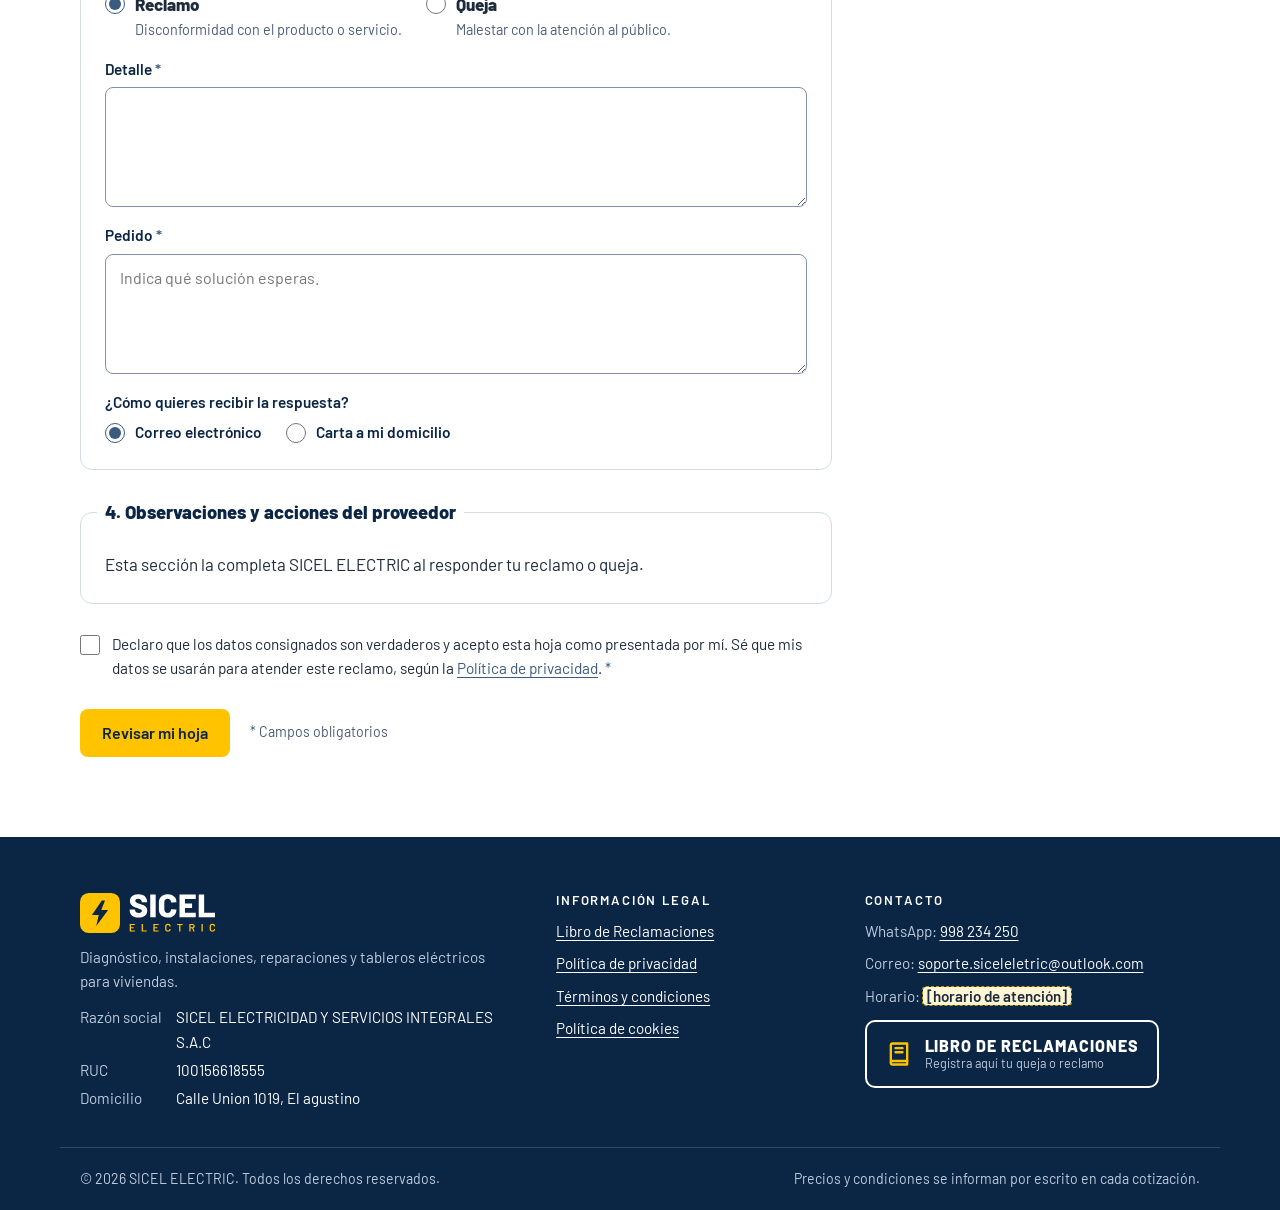
<file: SICEL-web/libro-de-reclamaciones.html>
<!doctype html>
<html lang="es-PE">
<head>
<meta charset="utf-8">
<meta name="viewport" content="width=device-width, initial-scale=1, viewport-fit=cover">
<title>Libro de Reclamaciones | SICEL ELECTRIC</title>
<meta name="description" content="Libro de Reclamaciones virtual de SICEL ELECTRIC. Registra tu reclamo o queja y recibe una copia en tu correo.">
<meta name="theme-color" content="#0B2545">
<link rel="icon" href="assets/img/favicon.svg" type="image/svg+xml">
<link rel="icon" href="assets/img/favicon-32.png" sizes="32x32" type="image/png">
<link rel="apple-touch-icon" href="assets/img/apple-touch-icon.png">
<meta property="og:type" content="website">
<meta property="og:locale" content="es_PE">
<meta property="og:site_name" content="SICEL ELECTRIC">
<meta property="og:title" content="Libro de Reclamaciones | SICEL ELECTRIC">
<meta property="og:description" content="Libro de Reclamaciones virtual de SICEL ELECTRIC. Registra tu reclamo o queja y recibe una copia en tu correo.">
<meta property="og:image" content="assets/img/og-image.png">
<meta name="twitter:card" content="summary_large_image">
<link rel="preload" href="assets/fonts/barlow-extrabold.woff2" as="font" type="font/woff2" crossorigin>
<link rel="stylesheet" href="assets/css/sicel.css">
</head>
<body>
<a class="skip" href="#contenido">Ir al contenido</a>
<header class="site-header">
  <div class="wrap hdr">
    <a class="brand" href="./" aria-label="SICEL ELECTRIC, ir al inicio"><svg xmlns="http://www.w3.org/2000/svg" viewBox="0 0 445.99 132.00" aria-hidden="true" focusable="false"><g transform="translate(0.00 0.00) scale(1.3200)"><path d="M22,0 H78 A22,22 0 0 1 100,22 V78 A22,22 0 0 1 78,100 H22 A22,22 0 0 1 0,78 V22 A22,22 0 0 1 22,0 Z" class="lg-tile"/><path d="M54.70,18.80 L29.70,54.70 L46.90,54.70 L40.60,82.80 L70.30,42.20 L53.10,42.20 L62.50,18.80 Z" class="lg-bolt"/></g><path d="M164.0 57.776314318677095V55.7243143186771Q164.0 55.184314318677096 164.378 54.806314318677096Q164.756 54.428314318677096 165.296 54.428314318677096H180.308Q180.84799999999998 54.428314318677096 181.226 54.806314318677096Q181.60399999999998 55.184314318677096 181.60399999999998 55.7243143186771V57.020314318677094Q181.60399999999998 60.5843143186771 185.168 63.2303143186771Q188.732 65.8763143186771 194.78 65.8763143186771Q199.53199999999998 65.8763143186771 201.79999999999998 63.8243143186771Q204.06799999999998 61.7723143186771 204.06799999999998 59.0723143186771Q204.06799999999998 56.9123143186771 202.718 55.562314318677096Q201.368 54.2123143186771 199.1 53.294314318677095Q196.832 52.376314318677096 192.07999999999998 50.7563143186771Q191.432 50.4323143186771 190.784 50.2703143186771Q190.136 50.1083143186771 189.596 49.892314318677094Q182.576 47.6243143186771 177.392 44.9783143186771Q172.208 42.3323143186771 168.536 37.6343143186771Q164.864 32.9363143186771 164.864 26.0243143186771Q164.864 19.3283143186771 168.374 14.306314318677103Q171.884 9.284314318677104 178.14799999999997 6.584314318677102Q184.41199999999998 3.8843143186770988 192.296 3.8843143186770988Q200.612 3.8843143186770988 207.254 6.9083143186771Q213.896 9.9323143186771 217.676 15.4403143186771Q221.456 20.9483143186771 221.456 28.0763143186771V29.5883143186771Q221.456 30.1283143186771 221.07799999999997 30.5063143186771Q220.7 30.8843143186771 220.16 30.8843143186771H205.148Q204.608 30.8843143186771 204.23 30.5063143186771Q203.85199999999998 30.1283143186771 203.85199999999998 29.5883143186771V28.8323143186771Q203.85199999999998 25.052314318677098 200.504 22.136314318677098Q197.156 19.220314318677097 191.54 19.220314318677097Q187.328 19.220314318677097 184.952 20.9483143186771Q182.576 22.6763143186771 182.576 25.8083143186771Q182.576 28.184314318677096 184.088 29.7503143186771Q185.6 31.3163143186771 188.786 32.666314318677095Q191.97199999999998 34.0163143186771 198.56 36.1763143186771Q206.12 38.7683143186771 210.332 40.7123143186771Q214.54399999999998 42.6563143186771 218.26999999999998 47.0303143186771Q221.99599999999998 51.404314318677095 221.99599999999998 58.532314318677095Q221.99599999999998 65.5523143186771 218.432 70.6283143186771Q214.868 75.70431431867709 208.442 78.4583143186771Q202.016 81.2123143186771 193.48399999999998 81.2123143186771Q184.51999999999998 81.2123143186771 177.878 78.3503143186771Q171.236 75.4883143186771 167.618 70.14231431867711Q164.0 64.7963143186771 164.0 57.776314318677095Z M231.82399999999998 79.05231431867709V6.044314318677095Q231.82399999999998 5.504314318677103 232.202 5.126314318677103Q232.57999999999998 4.748314318677103 233.11999999999998 4.748314318677103H248.456Q248.99599999999998 4.748314318677103 249.37399999999997 5.126314318677103Q249.75199999999998 5.504314318677103 249.75199999999998 6.044314318677095V79.05231431867709Q249.75199999999998 79.5923143186771 249.37399999999997 79.9703143186771Q248.99599999999998 80.3483143186771 248.456 80.3483143186771H233.11999999999998Q232.57999999999998 80.3483143186771 232.202 79.9703143186771Q231.82399999999998 79.5923143186771 231.82399999999998 79.05231431867709Z M260.33599999999996 54.1043143186771V30.776314318677095Q260.33599999999996 22.784314318677097 263.95399999999995 16.682314318677097Q267.57199999999995 10.580314318677097 274.106 7.232314318677098Q280.64 3.8843143186770988 289.28 3.8843143186770988Q297.91999999999996 3.8843143186770988 304.45399999999995 7.070314318677099Q310.98799999999994 10.256314318677099 314.606 16.034314318677097Q318.224 21.812314318677096 318.224 29.3723143186771Q318.224 29.912314318677097 317.846 30.2363143186771Q317.46799999999996 30.5603143186771 316.928 30.5603143186771L301.592 31.532314318677095Q300.296 31.532314318677095 300.296 30.3443143186771Q300.296 25.2683143186771 297.272 22.244314318677098Q294.248 19.220314318677097 289.28 19.220314318677097Q284.31199999999995 19.220314318677097 281.28799999999995 22.298314318677097Q278.26399999999995 25.376314318677096 278.26399999999995 30.3443143186771V54.8603143186771Q278.26399999999995 59.8283143186771 281.28799999999995 62.8523143186771Q284.31199999999995 65.8763143186771 289.28 65.8763143186771Q294.248 65.8763143186771 297.272 62.8523143186771Q300.296 59.8283143186771 300.296 54.8603143186771Q300.296 53.672314318677095 301.592 53.672314318677095L316.928 54.428314318677096Q317.46799999999996 54.428314318677096 317.846 54.752314318677094Q318.224 55.0763143186771 318.224 55.508314318677094Q318.224 63.1763143186771 314.606 69.0083143186771Q310.98799999999994 74.8403143186771 304.45399999999995 78.0263143186771Q297.91999999999996 81.2123143186771 289.28 81.2123143186771Q280.64 81.2123143186771 274.106 77.8643143186771Q267.57199999999995 74.5163143186771 263.95399999999995 68.3603143186771Q260.33599999999996 62.2043143186771 260.33599999999996 54.1043143186771Z M380.756 20.0843143186771H346.844Q346.304 20.0843143186771 346.304 20.6243143186771V33.9083143186771Q346.304 34.4483143186771 346.844 34.4483143186771H368.552Q369.092 34.4483143186771 369.47 34.8263143186771Q369.848 35.2043143186771 369.848 35.7443143186771V48.380314318677094Q369.848 48.9203143186771 369.47 49.2983143186771Q369.092 49.6763143186771 368.552 49.6763143186771H346.844Q346.304 49.6763143186771 346.304 50.2163143186771V64.47231431867709Q346.304 65.0123143186771 346.844 65.0123143186771H380.756Q381.296 65.0123143186771 381.674 65.3903143186771Q382.052 65.7683143186771 382.052 66.3083143186771V79.05231431867709Q382.052 79.5923143186771 381.674 79.9703143186771Q381.296 80.3483143186771 380.756 80.3483143186771H329.672Q329.132 80.3483143186771 328.754 79.9703143186771Q328.376 79.5923143186771 328.376 79.05231431867709V6.044314318677095Q328.376 5.504314318677103 328.754 5.126314318677103Q329.132 4.748314318677103 329.672 4.748314318677103H380.756Q381.296 4.748314318677103 381.674 5.126314318677103Q382.052 5.504314318677103 382.052 6.044314318677095V18.788314318677095Q382.052 19.3283143186771 381.674 19.7063143186771Q381.296 20.0843143186771 380.756 20.0843143186771Z M391.772 79.05231431867709V6.044314318677095Q391.772 5.504314318677103 392.15 5.126314318677103Q392.528 4.748314318677103 393.06800000000004 4.748314318677103H408.404Q408.944 4.748314318677103 409.322 5.126314318677103Q409.70000000000005 5.504314318677103 409.70000000000005 6.044314318677095V64.47231431867709Q409.70000000000005 65.0123143186771 410.24 65.0123143186771H444.692Q445.232 65.0123143186771 445.61 65.3903143186771Q445.988 65.7683143186771 445.988 66.3083143186771V79.05231431867709Q445.988 79.5923143186771 445.61 79.9703143186771Q445.232 80.3483143186771 444.692 80.3483143186771H393.06800000000004Q392.528 80.3483143186771 392.15 79.9703143186771Q391.772 79.5923143186771 391.772 79.05231431867709Z" class="lg-word"/><path d="M180.70022509934626 105.56308165619791H168.37386847840023Q168.19313011152417 105.56308165619791 168.19313011152417 105.74382002307395V112.50343494423791Q168.19313011152417 112.68417331111395 168.37386847840023 112.68417331111395H176.65168568132293Q176.83242404819896 112.68417331111395 176.95894090501218 112.81069016792718Q177.0854577618254 112.9372070247404 177.0854577618254 113.11794539161644V115.86516856813228Q177.0854577618254 116.04590693500832 176.95894090501218 116.17242379182156Q176.83242404819896 116.29894064863478 176.65168568132293 116.29894064863478H168.37386847840023Q168.19313011152417 116.29894064863478 168.19313011152417 116.47967901551083V123.45617997692602Q168.19313011152417 123.63691834380207 168.37386847840023 123.63691834380207H180.70022509934626Q180.88096346622228 123.63691834380207 181.0074803230355 123.7634352006153Q181.13399717984873 123.88995205742853 181.13399717984873 124.07069042430457V126.8179136008204Q181.13399717984873 126.99865196769643 181.0074803230355 127.12516882450967Q180.88096346622228 127.2516856813229 180.70022509934626 127.2516856813229H164.4337720805025Q164.25303371362648 127.2516856813229 164.12651685681323 127.12516882450967Q164.0 126.99865196769643 164.0 126.8179136008204V102.38208639917958Q164.0 102.20134803230354 164.12651685681323 102.07483117549032Q164.25303371362648 101.94831431867708 164.4337720805025 101.94831431867708H180.70022509934626Q180.88096346622228 101.94831431867708 181.0074803230355 102.07483117549032Q181.13399717984873 102.20134803230354 181.13399717984873 102.38208639917958V105.12930957569542Q181.13399717984873 105.31004794257146 181.0074803230355 105.43656479938468Q180.88096346622228 105.56308165619791 180.70022509934626 105.56308165619791Z M203.47325932572747 126.8179136008204V102.38208639917958Q203.47325932572747 102.20134803230354 203.59977618254072 102.07483117549032Q203.72629303935395 101.94831431867708 203.90703140622998 101.94831431867708H207.23261735674913Q207.4133557236252 101.94831431867708 207.5398725804384 102.07483117549032Q207.66638943725164 102.20134803230354 207.66638943725164 102.38208639917958V123.45617997692602Q207.66638943725164 123.63691834380207 207.8471278041277 123.63691834380207H219.95659838482246Q220.1373367516985 123.63691834380207 220.26385360851174 123.7634352006153Q220.39037046532496 123.88995205742853 220.39037046532496 124.07069042430457V126.8179136008204Q220.39037046532496 126.99865196769643 220.26385360851174 127.12516882450967Q220.1373367516985 127.2516856813229 219.95659838482246 127.2516856813229H203.90703140622998Q203.72629303935395 127.2516856813229 203.59977618254072 127.12516882450967Q203.47325932572747 126.99865196769643 203.47325932572747 126.8179136008204Z M258.88764260992184 105.56308165619791H246.5612859889758Q246.38054762209975 105.56308165619791 246.38054762209975 105.74382002307395V112.50343494423791Q246.38054762209975 112.68417331111395 246.5612859889758 112.68417331111395H254.83910319189852Q255.01984155877454 112.68417331111395 255.14635841558777 112.81069016792718Q255.272875272401 112.9372070247404 255.272875272401 113.11794539161644V115.86516856813228Q255.272875272401 116.04590693500832 255.14635841558777 116.17242379182156Q255.01984155877454 116.29894064863478 254.83910319189852 116.29894064863478H246.5612859889758Q246.38054762209975 116.29894064863478 246.38054762209975 116.47967901551083V123.45617997692602Q246.38054762209975 123.63691834380207 246.5612859889758 123.63691834380207H258.88764260992184Q259.06838097679787 123.63691834380207 259.1948978336111 123.7634352006153Q259.3214146904243 123.88995205742853 259.3214146904243 124.07069042430457V126.8179136008204Q259.3214146904243 126.99865196769643 259.1948978336111 127.12516882450967Q259.06838097679787 127.2516856813229 258.88764260992184 127.2516856813229H242.6211895910781Q242.44045122420206 127.2516856813229 242.3139343673888 127.12516882450967Q242.18741751057559 126.99865196769643 242.18741751057559 126.8179136008204V102.38208639917958Q242.18741751057559 102.20134803230354 242.3139343673888 102.07483117549032Q242.44045122420206 101.94831431867708 242.6211895910781 101.94831431867708H258.88764260992184Q259.06838097679787 101.94831431867708 259.1948978336111 102.07483117549032Q259.3214146904243 102.20134803230354 259.3214146904243 102.38208639917958V105.12930957569542Q259.3214146904243 105.31004794257146 259.1948978336111 105.43656479938468Q259.06838097679787 105.56308165619791 258.88764260992184 105.56308165619791Z M281.0461663889245 119.04616382515061V110.11768850147416Q281.0461663889245 107.58735136520957 282.166744263556 105.67152467632354Q283.28732213818745 103.7556979874375 285.34773952057435 102.70741545955646Q287.4081569029612 101.65913293167542 290.1192324061018 101.65913293167542Q292.7941602358672 101.65913293167542 294.8545776182541 102.67126778618125Q296.91499500064094 103.68340264068708 298.0355728752724 105.5269339828227Q299.1561507499039 107.37046532495833 299.1561507499039 109.79235944109729Q299.1561507499039 109.97309780797332 299.02963389309065 110.09961466478654Q298.9031170362774 110.22613152159978 298.7223786694014 110.22613152159978L295.39679271888224 110.40686988847582Q294.9630206383797 110.40686988847582 294.9630206383797 110.00924548134853Q294.9630206383797 107.87653275221125 293.64363056018465 106.57521651070374Q292.32424048198953 105.27390026919625 290.1192324061018 105.27390026919625Q287.9142243302141 105.27390026919625 286.57676041533136 106.57521651070374Q285.2392965004487 107.87653275221125 285.2392965004487 110.00924548134853V119.22690219202666Q285.2392965004487 121.32346724778873 286.57676041533136 122.62478348929622Q287.9142243302141 123.92609973080373 290.1192324061018 123.92609973080373Q292.32424048198953 123.92609973080373 293.64363056018465 122.64285732598384Q294.9630206383797 121.35961492116394 294.9630206383797 119.22690219202666Q294.9630206383797 118.82927778489936 295.39679271888224 118.82927778489936L298.7223786694014 118.97386847840019Q298.9031170362774 118.97386847840019 299.02963389309065 119.08231149852583Q299.1561507499039 119.19075451865145 299.1561507499039 119.33534521215228Q299.1561507499039 121.79338700166645 298.0355728752724 123.65499218048967Q296.91499500064094 125.5165973593129 294.8545776182541 126.52873221381873Q292.7941602358672 127.54086706832456 290.1192324061018 127.54086706832456Q287.4081569029612 127.54086706832456 285.34773952057435 126.47451070375593Q283.28732213818745 125.40815433918728 282.166744263556 123.49232765030123Q281.0461663889245 121.57650096141519 281.0461663889245 119.04616382515061Z M338.7740007691322 102.38208639917958V105.16545724907061Q338.7740007691322 105.34619561594667 338.647483912319 105.4727124727599Q338.52096705550576 105.59922932957312 338.3402286886297 105.59922932957312H331.68905678759137Q331.50831842071534 105.59922932957312 331.50831842071534 105.77996769644916V126.8179136008204Q331.50831842071534 126.99865196769643 331.3818015639021 127.12516882450967Q331.2552847070889 127.2516856813229 331.07454634021286 127.2516856813229H327.74896038969365Q327.5682220228176 127.2516856813229 327.4417051660044 127.12516882450967Q327.31518830919117 126.99865196769643 327.31518830919117 126.8179136008204V105.77996769644916Q327.31518830919117 105.59922932957312 327.13444994231514 105.59922932957312H320.7363117549033Q320.5555733880272 105.59922932957312 320.429056531214 105.4727124727599Q320.30253967440075 105.34619561594667 320.30253967440075 105.16545724907061V102.38208639917958Q320.30253967440075 102.20134803230354 320.429056531214 102.07483117549032Q320.5555733880272 101.94831431867708 320.7363117549033 101.94831431867708H338.3402286886297Q338.52096705550576 101.94831431867708 338.647483912319 102.07483117549032Q338.7740007691322 102.20134803230354 338.7740007691322 102.38208639917958Z M374.4156067170876 126.92635662094602 369.6441138315601 116.51582668888602Q369.5718184848097 116.37123599538519 369.42722779130884 116.37123599538519H365.0895069862839Q364.90876861940785 116.37123599538519 364.90876861940785 116.55197436226123V126.8179136008204Q364.90876861940785 126.99865196769643 364.78225176259457 127.12516882450967Q364.65573490578134 127.2516856813229 364.4749965389053 127.2516856813229H361.14941058838616Q360.96867222151013 127.2516856813229 360.8421553646969 127.12516882450967Q360.7156385078837 126.99865196769643 360.7156385078837 126.8179136008204V102.38208639917958Q360.7156385078837 102.20134803230354 360.8421553646969 102.07483117549032Q360.96867222151013 101.94831431867708 361.14941058838616 101.94831431867708H371.09002076656844Q373.29502884245613 101.94831431867708 374.9939694910909 102.87007998974488Q376.6929101397257 103.7918456608127 377.63274964748115 105.4727124727599Q378.5725891552366 107.15357928470708 378.5725891552366 109.32243968721957Q378.5725891552366 111.81662915010895 377.2893467504167 113.56979130880656Q376.0061043455968 115.32295346750416 373.72880092295867 116.00975926163312Q373.65650557620825 116.00975926163312 373.620357902833 116.08205460838354Q373.5842102294578 116.15434995513395 373.620357902833 116.22664530188436L378.7171798487374 126.74561825406998Q378.7894751954878 126.89020894757081 378.7894751954878 126.96250429432123Q378.7894751954878 127.2516856813229 378.3918507883605 127.2516856813229H374.9216741443405Q374.56019741058844 127.2516856813229 374.4156067170876 126.92635662094602ZM364.90876861940785 105.74382002307395V112.9372070247404Q364.90876861940785 113.11794539161644 365.0895069862839 113.11794539161644H370.5116579925651Q372.2467463145751 113.11794539161644 373.31310267914375 112.08773670042301Q374.3794590437124 111.05752800922957 374.3794590437124 109.35858736059478Q374.3794590437124 107.65964671196 373.31310267914375 106.61136418407895Q372.2467463145751 105.56308165619791 370.5116579925651 105.56308165619791H365.0895069862839Q364.90876861940785 105.56308165619791 364.90876861940785 105.74382002307395Z M400.94799897449053 126.8179136008204V102.38208639917958Q400.94799897449053 102.20134803230354 401.07451583130376 102.07483117549032Q401.201032688117 101.94831431867708 401.381771054993 101.94831431867708H404.70735700551216Q404.8880953723882 101.94831431867708 405.0146122292015 102.07483117549032Q405.1411290860147 102.20134803230354 405.1411290860147 102.38208639917958V126.8179136008204Q405.1411290860147 126.99865196769643 405.0146122292015 127.12516882450967Q404.8880953723882 127.2516856813229 404.70735700551216 127.2516856813229H401.381771054993Q401.201032688117 127.2516856813229 401.07451583130376 127.12516882450967Q400.94799897449053 126.99865196769643 400.94799897449053 126.8179136008204Z M427.8780156390207 119.04616382515061V110.11768850147416Q427.8780156390207 107.58735136520957 428.99859351365217 105.67152467632354Q430.11917138828363 103.7556979874375 432.17958877067053 102.70741545955646Q434.2400061530574 101.65913293167542 436.95108165619797 101.65913293167542Q439.6260094859634 101.65913293167542 441.6864268683503 102.67126778618125Q443.7468442507371 103.68340264068708 444.8674221253686 105.5269339828227Q445.98800000000006 107.37046532495833 445.98800000000006 109.79235944109729Q445.98800000000006 109.97309780797332 445.86148314318683 110.09961466478654Q445.7349662863736 110.22613152159978 445.5542279194976 110.22613152159978L442.2286419689784 110.40686988847582Q441.7948698884759 110.40686988847582 441.7948698884759 110.00924548134853Q441.7948698884759 107.87653275221125 440.47547981028083 106.57521651070374Q439.1560897320857 105.27390026919625 436.95108165619797 105.27390026919625Q434.7460735803103 105.27390026919625 433.40860966542755 106.57521651070374Q432.0711457505449 107.87653275221125 432.0711457505449 110.00924548134853V119.22690219202666Q432.0711457505449 121.32346724778873 433.40860966542755 122.62478348929622Q434.7460735803103 123.92609973080373 436.95108165619797 123.92609973080373Q439.1560897320857 123.92609973080373 440.47547981028083 122.64285732598384Q441.7948698884759 121.35961492116394 441.7948698884759 119.22690219202666Q441.7948698884759 118.82927778489936 442.2286419689784 118.82927778489936L445.5542279194976 118.97386847840019Q445.7349662863736 118.97386847840019 445.86148314318683 119.08231149852583Q445.98800000000006 119.19075451865145 445.98800000000006 119.33534521215228Q445.98800000000006 121.79338700166645 444.8674221253686 123.65499218048967Q443.7468442507371 125.5165973593129 441.6864268683503 126.52873221381873Q439.6260094859634 127.54086706832456 436.95108165619797 127.54086706832456Q434.2400061530574 127.54086706832456 432.17958877067053 126.47451070375593Q430.11917138828363 125.40815433918728 428.99859351365217 123.49232765030123Q427.8780156390207 121.57650096141519 427.8780156390207 119.04616382515061Z" class="lg-sub"/></svg></a>
    <nav class="nav" aria-label="Principal">
      <a href="./#servicios">Servicios</a>
      <a href="./#como-trabajamos">Cómo trabajamos</a>
      <a href="./#mantenimiento">Mantenimiento</a>
      <a href="./#preguntas">Preguntas</a>
      <a href="./#contacto">Contacto</a>
    </nav>
    <a class="btn btn-primary btn-sm" href="https://wa.me/51998234250?text=Hola%20SICEL%20ELECTRIC%2C%20quiero%20hacer%20una%20consulta." target="_blank" rel="noopener"><svg class="icon" viewBox="0 0 24 24" fill="none" stroke="currentColor" stroke-width="2" stroke-linecap="round" stroke-linejoin="round" aria-hidden="true" focusable="false"><path d="M4 5h16v11H10l-5 4v-4H4z"/></svg>WhatsApp</a>
  </div>
</header>

<main id="contenido">
  <div class="page-head">
    <div class="wrap">
      <p class="crumbs"><a href="./">Inicio</a> / Libro de Reclamaciones</p>
      <h1>Libro de Reclamaciones</h1>
      <p>Conforme al Código de Protección y Defensa del Consumidor, contamos con un Libro de Reclamaciones virtual a tu disposición. Completa la hoja y recibirás una copia en tu correo.</p>
    </div>
  </div>

  <div class="wrap lr-layout">
    <div class="lr-main">
      <div class="status ok" id="lr-sent" hidden>
        <p><strong>Recibimos tu hoja de reclamación <span id="lr-sent-code"></span>.</strong> Te enviaremos una copia al correo que indicaste y te responderemos en un plazo máximo de 15 días hábiles.</p>
        <p><a href="libro-de-reclamaciones.html">Registrar otra hoja</a></p>
      </div>

      <form class="lr-form" id="libro-form" action="https://formsubmit.co/soporte.siceleletric@outlook.com" method="POST" accept-charset="UTF-8" novalidate>
        <fieldset>
          <legend>Datos del proveedor</legend>
          <dl class="provider-box">
            <dt>Razón social</dt><dd><span>SICEL ELECTRICIDAD Y SERVICIOS INTEGRALES S.A.C</span></dd>
            <dt>RUC</dt><dd><span>100156618555</span></dd>
            <dt>Nombre comercial</dt><dd>SICEL ELECTRIC</dd>
            <dt>Domicilio</dt><dd><span>Calle Union 1019, El agustino</span></dd>
            <dt>Fecha</dt><dd id="lr-fecha">Se registra al enviar</dd>
          </dl>
        </fieldset>

        <fieldset>
          <legend>1. Identificación del consumidor</legend>
          <div class="form-grid">
            <div class="field full">
              <label for="lr-nombre">Nombres y apellidos <span class="req" aria-hidden="true">*</span></label>
              <input type="text" id="lr-nombre" name="Nombres y apellidos" autocomplete="name" required>
            </div>
            <div class="field">
              <label for="lr-tipodoc">Tipo de documento <span class="req" aria-hidden="true">*</span></label>
              <select id="lr-tipodoc" name="Tipo de documento" required>
                <option>DNI</option>
                <option>Carné de extranjería</option>
                <option>Pasaporte</option>
              </select>
            </div>
            <div class="field">
              <label for="lr-numdoc">Número de documento <span class="req" aria-hidden="true">*</span></label>
              <input type="text" id="lr-numdoc" name="Numero de documento" inputmode="numeric" required>
            </div>
            <div class="field full">
              <label for="lr-domicilio">Domicilio <span class="req" aria-hidden="true">*</span></label>
              <input type="text" id="lr-domicilio" name="Domicilio" autocomplete="street-address" required>
            </div>
            <div class="field">
              <label for="lr-telefono">Teléfono <span class="req" aria-hidden="true">*</span></label>
              <input type="tel" id="lr-telefono" name="Telefono" autocomplete="tel" inputmode="tel" required>
            </div>
            <div class="field">
              <label for="lr-email">Correo electrónico <span class="req" aria-hidden="true">*</span></label>
              <input type="email" id="lr-email" name="email" autocomplete="email" required>
              <span class="hint">A este correo llegará la copia de tu hoja.</span>
            </div>
          </div>
          <label class="check" for="lr-menor">
            <input type="checkbox" id="lr-menor" name="Consumidor menor de edad" value="Sí">
            <span>Soy menor de edad</span>
          </label>
          <div class="form-grid" id="lr-apoderado" hidden>
            <div class="field full">
              <label for="lr-ap-nombre">Nombre del padre, madre o apoderado <span class="req" aria-hidden="true">*</span></label>
              <input type="text" id="lr-ap-nombre" name="Padre madre o apoderado">
            </div>
            <div class="field">
              <label for="lr-ap-doc">Documento del padre, madre o apoderado <span class="req" aria-hidden="true">*</span></label>
              <input type="text" id="lr-ap-doc" name="Documento del apoderado">
            </div>
          </div>
        </fieldset>

        <fieldset>
          <legend>2. Identificación del bien contratado</legend>
          <div class="radio-row" role="radiogroup" aria-label="Tipo de bien">
            <label class="radio" for="lr-bien-serv"><input type="radio" id="lr-bien-serv" name="Tipo de bien" value="Servicio" checked><span>Servicio</span></label>
            <label class="radio" for="lr-bien-prod"><input type="radio" id="lr-bien-prod" name="Tipo de bien" value="Producto"><span>Producto</span></label>
          </div>
          <div class="form-grid">
            <div class="field">
              <label for="lr-monto">Monto reclamado (S/)</label>
              <input type="number" id="lr-monto" name="Monto reclamado S/" min="0" step="0.01" inputmode="decimal">
            </div>
            <div class="field">
              <label for="lr-ref">N.° de comprobante o cotización</label>
              <input type="text" id="lr-ref" name="Comprobante o cotizacion">
            </div>
            <div class="field full">
              <label for="lr-desc">Descripción del servicio o producto <span class="req" aria-hidden="true">*</span></label>
              <textarea id="lr-desc" name="Descripcion del bien" required placeholder="Ejemplo: cambio de tablero eléctrico realizado el 10 de octubre."></textarea>
            </div>
          </div>
        </fieldset>

        <fieldset>
          <legend>3. Detalle de la reclamación y pedido</legend>
          <div class="radio-row" role="radiogroup" aria-label="Tipo de registro">
            <label class="radio" for="lr-tipo-rec"><input type="radio" id="lr-tipo-rec" name="Tipo" value="Reclamo" checked><span><strong>Reclamo</strong><small>Disconformidad con el producto o servicio.</small></span></label>
            <label class="radio" for="lr-tipo-que"><input type="radio" id="lr-tipo-que" name="Tipo" value="Queja"><span><strong>Queja</strong><small>Malestar con la atención al público.</small></span></label>
          </div>
          <div class="field">
            <label for="lr-detalle">Detalle <span class="req" aria-hidden="true">*</span></label>
            <textarea id="lr-detalle" name="Detalle" required></textarea>
          </div>
          <div class="field">
            <label for="lr-pedido">Pedido <span class="req" aria-hidden="true">*</span></label>
            <textarea id="lr-pedido" name="Pedido del consumidor" required placeholder="Indica qué solución esperas."></textarea>
          </div>
          <div class="field">
            <span class="legend-like" id="lr-resp-label">¿Cómo quieres recibir la respuesta?</span>
            <div class="radio-row" role="radiogroup" aria-labelledby="lr-resp-label">
              <label class="radio" for="lr-resp-mail"><input type="radio" id="lr-resp-mail" name="Respuesta por" value="Correo electrónico" checked><span>Correo electrónico</span></label>
              <label class="radio" for="lr-resp-carta"><input type="radio" id="lr-resp-carta" name="Respuesta por" value="Carta al domicilio"><span>Carta a mi domicilio</span></label>
            </div>
          </div>
        </fieldset>

        <fieldset>
          <legend>4. Observaciones y acciones del proveedor</legend>
          <p>Esta sección la completa SICEL ELECTRIC al responder tu reclamo o queja.</p>
        </fieldset>

        <label class="check" for="lr-acepto">
          <input type="checkbox" id="lr-acepto" name="Declaracion del consumidor" value="Acepta" required>
          <span>Declaro que los datos consignados son verdaderos y acepto esta hoja como presentada por mí. Sé que mis datos se usarán para atender este reclamo, según la <a href="politica-de-privacidad.html">Política de privacidad</a>. <span class="req" aria-hidden="true">*</span></span>
        </label>

        <input class="hp" type="text" name="_honey" tabindex="-1" autocomplete="off" aria-hidden="true">
        <input type="hidden" name="_template" value="table">
        <input type="hidden" name="_subject" id="lr-subject" value="Libro de Reclamaciones SICEL ELECTRIC">
        <input type="hidden" name="_next" id="lr-next" value="">
        <input type="hidden" name="_autoresponse" id="lr-autoresponse" value="">
        <input type="hidden" name="Codigo de hoja" id="lr-codigo" value="">
        <input type="hidden" name="Fecha de registro" id="lr-fecha-in" value="">

        <p class="status" id="lr-error" role="alert" hidden></p>
        <div class="form-foot">
          <button class="btn btn-primary" type="submit">Revisar mi hoja</button>
          <small>* Campos obligatorios</small>
        </div>
      </form>

      <section class="hoja" id="lr-review" hidden aria-labelledby="lr-review-title" tabindex="-1">
        <div class="hoja-head">
          <h2 id="lr-review-title">Revisa tu hoja antes de enviarla</h2>
          <span class="hoja-code" id="lr-code-view"></span>
        </div>
        <pre id="lr-text"></pre>
        <div class="hoja-actions">
          <button class="btn btn-primary" type="button" id="lr-confirm">Confirmar y enviar</button>
          <button class="btn btn-outline" type="button" id="lr-edit">Corregir datos</button>
          <button class="btn-link" type="button" id="lr-copy" data-copy-target="lr-text"><svg class="icon" viewBox="0 0 24 24" fill="none" stroke="currentColor" stroke-width="2" stroke-linecap="round" stroke-linejoin="round" aria-hidden="true" focusable="false"><rect x="9" y="9" width="11" height="11" rx="2"/><path d="M5 15V5.5A1.5 1.5 0 0 1 6.5 4H15"/></svg><span>Copiar hoja</span></button>
          <button class="btn-link" type="button" id="lr-print">Imprimir o guardar en PDF</button>
        </div>
        <p class="status" id="lr-preview-note" hidden></p>
      </section>
    </div>

    <aside class="lr-aside" aria-label="Información sobre el Libro de Reclamaciones">
      <div class="aside-box">
        <h2>Plazo de respuesta</h2>
        <p>Respondemos en un plazo máximo de <strong>15 días hábiles improrrogables</strong>, por el medio que elijas.</p>
      </div>
      <div class="aside-box">
        <h2>Reclamo o queja</h2>
        <p><strong>Reclamo:</strong> disconformidad relacionada con los productos o servicios.</p>
        <p><strong>Queja:</strong> malestar o descontento respecto a la atención al público.</p>
      </div>
      <div class="aside-box">
        <h2>Tus otras vías</h2>
        <p>La formulación del reclamo no impide acudir a otras vías de solución de controversias ni es requisito previo para interponer una denuncia ante el INDECOPI.</p>
      </div>
    </aside>
  </div>
</main>

<footer class="site-footer">
  <div class="wrap foot-grid">
    <div class="foot-col">
      <a class="foot-brand" href="./" aria-label="SICEL ELECTRIC, ir al inicio"><svg xmlns="http://www.w3.org/2000/svg" viewBox="0 0 445.99 132.00" aria-hidden="true" focusable="false"><g transform="translate(0.00 0.00) scale(1.3200)"><path d="M22,0 H78 A22,22 0 0 1 100,22 V78 A22,22 0 0 1 78,100 H22 A22,22 0 0 1 0,78 V22 A22,22 0 0 1 22,0 Z" class="lg-tile"/><path d="M54.70,18.80 L29.70,54.70 L46.90,54.70 L40.60,82.80 L70.30,42.20 L53.10,42.20 L62.50,18.80 Z" class="lg-bolt"/></g><path d="M164.0 57.776314318677095V55.7243143186771Q164.0 55.184314318677096 164.378 54.806314318677096Q164.756 54.428314318677096 165.296 54.428314318677096H180.308Q180.84799999999998 54.428314318677096 181.226 54.806314318677096Q181.60399999999998 55.184314318677096 181.60399999999998 55.7243143186771V57.020314318677094Q181.60399999999998 60.5843143186771 185.168 63.2303143186771Q188.732 65.8763143186771 194.78 65.8763143186771Q199.53199999999998 65.8763143186771 201.79999999999998 63.8243143186771Q204.06799999999998 61.7723143186771 204.06799999999998 59.0723143186771Q204.06799999999998 56.9123143186771 202.718 55.562314318677096Q201.368 54.2123143186771 199.1 53.294314318677095Q196.832 52.376314318677096 192.07999999999998 50.7563143186771Q191.432 50.4323143186771 190.784 50.2703143186771Q190.136 50.1083143186771 189.596 49.892314318677094Q182.576 47.6243143186771 177.392 44.9783143186771Q172.208 42.3323143186771 168.536 37.6343143186771Q164.864 32.9363143186771 164.864 26.0243143186771Q164.864 19.3283143186771 168.374 14.306314318677103Q171.884 9.284314318677104 178.14799999999997 6.584314318677102Q184.41199999999998 3.8843143186770988 192.296 3.8843143186770988Q200.612 3.8843143186770988 207.254 6.9083143186771Q213.896 9.9323143186771 217.676 15.4403143186771Q221.456 20.9483143186771 221.456 28.0763143186771V29.5883143186771Q221.456 30.1283143186771 221.07799999999997 30.5063143186771Q220.7 30.8843143186771 220.16 30.8843143186771H205.148Q204.608 30.8843143186771 204.23 30.5063143186771Q203.85199999999998 30.1283143186771 203.85199999999998 29.5883143186771V28.8323143186771Q203.85199999999998 25.052314318677098 200.504 22.136314318677098Q197.156 19.220314318677097 191.54 19.220314318677097Q187.328 19.220314318677097 184.952 20.9483143186771Q182.576 22.6763143186771 182.576 25.8083143186771Q182.576 28.184314318677096 184.088 29.7503143186771Q185.6 31.3163143186771 188.786 32.666314318677095Q191.97199999999998 34.0163143186771 198.56 36.1763143186771Q206.12 38.7683143186771 210.332 40.7123143186771Q214.54399999999998 42.6563143186771 218.26999999999998 47.0303143186771Q221.99599999999998 51.404314318677095 221.99599999999998 58.532314318677095Q221.99599999999998 65.5523143186771 218.432 70.6283143186771Q214.868 75.70431431867709 208.442 78.4583143186771Q202.016 81.2123143186771 193.48399999999998 81.2123143186771Q184.51999999999998 81.2123143186771 177.878 78.3503143186771Q171.236 75.4883143186771 167.618 70.14231431867711Q164.0 64.7963143186771 164.0 57.776314318677095Z M231.82399999999998 79.05231431867709V6.044314318677095Q231.82399999999998 5.504314318677103 232.202 5.126314318677103Q232.57999999999998 4.748314318677103 233.11999999999998 4.748314318677103H248.456Q248.99599999999998 4.748314318677103 249.37399999999997 5.126314318677103Q249.75199999999998 5.504314318677103 249.75199999999998 6.044314318677095V79.05231431867709Q249.75199999999998 79.5923143186771 249.37399999999997 79.9703143186771Q248.99599999999998 80.3483143186771 248.456 80.3483143186771H233.11999999999998Q232.57999999999998 80.3483143186771 232.202 79.9703143186771Q231.82399999999998 79.5923143186771 231.82399999999998 79.05231431867709Z M260.33599999999996 54.1043143186771V30.776314318677095Q260.33599999999996 22.784314318677097 263.95399999999995 16.682314318677097Q267.57199999999995 10.580314318677097 274.106 7.232314318677098Q280.64 3.8843143186770988 289.28 3.8843143186770988Q297.91999999999996 3.8843143186770988 304.45399999999995 7.070314318677099Q310.98799999999994 10.256314318677099 314.606 16.034314318677097Q318.224 21.812314318677096 318.224 29.3723143186771Q318.224 29.912314318677097 317.846 30.2363143186771Q317.46799999999996 30.5603143186771 316.928 30.5603143186771L301.592 31.532314318677095Q300.296 31.532314318677095 300.296 30.3443143186771Q300.296 25.2683143186771 297.272 22.244314318677098Q294.248 19.220314318677097 289.28 19.220314318677097Q284.31199999999995 19.220314318677097 281.28799999999995 22.298314318677097Q278.26399999999995 25.376314318677096 278.26399999999995 30.3443143186771V54.8603143186771Q278.26399999999995 59.8283143186771 281.28799999999995 62.8523143186771Q284.31199999999995 65.8763143186771 289.28 65.8763143186771Q294.248 65.8763143186771 297.272 62.8523143186771Q300.296 59.8283143186771 300.296 54.8603143186771Q300.296 53.672314318677095 301.592 53.672314318677095L316.928 54.428314318677096Q317.46799999999996 54.428314318677096 317.846 54.752314318677094Q318.224 55.0763143186771 318.224 55.508314318677094Q318.224 63.1763143186771 314.606 69.0083143186771Q310.98799999999994 74.8403143186771 304.45399999999995 78.0263143186771Q297.91999999999996 81.2123143186771 289.28 81.2123143186771Q280.64 81.2123143186771 274.106 77.8643143186771Q267.57199999999995 74.5163143186771 263.95399999999995 68.3603143186771Q260.33599999999996 62.2043143186771 260.33599999999996 54.1043143186771Z M380.756 20.0843143186771H346.844Q346.304 20.0843143186771 346.304 20.6243143186771V33.9083143186771Q346.304 34.4483143186771 346.844 34.4483143186771H368.552Q369.092 34.4483143186771 369.47 34.8263143186771Q369.848 35.2043143186771 369.848 35.7443143186771V48.380314318677094Q369.848 48.9203143186771 369.47 49.2983143186771Q369.092 49.6763143186771 368.552 49.6763143186771H346.844Q346.304 49.6763143186771 346.304 50.2163143186771V64.47231431867709Q346.304 65.0123143186771 346.844 65.0123143186771H380.756Q381.296 65.0123143186771 381.674 65.3903143186771Q382.052 65.7683143186771 382.052 66.3083143186771V79.05231431867709Q382.052 79.5923143186771 381.674 79.9703143186771Q381.296 80.3483143186771 380.756 80.3483143186771H329.672Q329.132 80.3483143186771 328.754 79.9703143186771Q328.376 79.5923143186771 328.376 79.05231431867709V6.044314318677095Q328.376 5.504314318677103 328.754 5.126314318677103Q329.132 4.748314318677103 329.672 4.748314318677103H380.756Q381.296 4.748314318677103 381.674 5.126314318677103Q382.052 5.504314318677103 382.052 6.044314318677095V18.788314318677095Q382.052 19.3283143186771 381.674 19.7063143186771Q381.296 20.0843143186771 380.756 20.0843143186771Z M391.772 79.05231431867709V6.044314318677095Q391.772 5.504314318677103 392.15 5.126314318677103Q392.528 4.748314318677103 393.06800000000004 4.748314318677103H408.404Q408.944 4.748314318677103 409.322 5.126314318677103Q409.70000000000005 5.504314318677103 409.70000000000005 6.044314318677095V64.47231431867709Q409.70000000000005 65.0123143186771 410.24 65.0123143186771H444.692Q445.232 65.0123143186771 445.61 65.3903143186771Q445.988 65.7683143186771 445.988 66.3083143186771V79.05231431867709Q445.988 79.5923143186771 445.61 79.9703143186771Q445.232 80.3483143186771 444.692 80.3483143186771H393.06800000000004Q392.528 80.3483143186771 392.15 79.9703143186771Q391.772 79.5923143186771 391.772 79.05231431867709Z" class="lg-word"/><path d="M180.70022509934626 105.56308165619791H168.37386847840023Q168.19313011152417 105.56308165619791 168.19313011152417 105.74382002307395V112.50343494423791Q168.19313011152417 112.68417331111395 168.37386847840023 112.68417331111395H176.65168568132293Q176.83242404819896 112.68417331111395 176.95894090501218 112.81069016792718Q177.0854577618254 112.9372070247404 177.0854577618254 113.11794539161644V115.86516856813228Q177.0854577618254 116.04590693500832 176.95894090501218 116.17242379182156Q176.83242404819896 116.29894064863478 176.65168568132293 116.29894064863478H168.37386847840023Q168.19313011152417 116.29894064863478 168.19313011152417 116.47967901551083V123.45617997692602Q168.19313011152417 123.63691834380207 168.37386847840023 123.63691834380207H180.70022509934626Q180.88096346622228 123.63691834380207 181.0074803230355 123.7634352006153Q181.13399717984873 123.88995205742853 181.13399717984873 124.07069042430457V126.8179136008204Q181.13399717984873 126.99865196769643 181.0074803230355 127.12516882450967Q180.88096346622228 127.2516856813229 180.70022509934626 127.2516856813229H164.4337720805025Q164.25303371362648 127.2516856813229 164.12651685681323 127.12516882450967Q164.0 126.99865196769643 164.0 126.8179136008204V102.38208639917958Q164.0 102.20134803230354 164.12651685681323 102.07483117549032Q164.25303371362648 101.94831431867708 164.4337720805025 101.94831431867708H180.70022509934626Q180.88096346622228 101.94831431867708 181.0074803230355 102.07483117549032Q181.13399717984873 102.20134803230354 181.13399717984873 102.38208639917958V105.12930957569542Q181.13399717984873 105.31004794257146 181.0074803230355 105.43656479938468Q180.88096346622228 105.56308165619791 180.70022509934626 105.56308165619791Z M203.47325932572747 126.8179136008204V102.38208639917958Q203.47325932572747 102.20134803230354 203.59977618254072 102.07483117549032Q203.72629303935395 101.94831431867708 203.90703140622998 101.94831431867708H207.23261735674913Q207.4133557236252 101.94831431867708 207.5398725804384 102.07483117549032Q207.66638943725164 102.20134803230354 207.66638943725164 102.38208639917958V123.45617997692602Q207.66638943725164 123.63691834380207 207.8471278041277 123.63691834380207H219.95659838482246Q220.1373367516985 123.63691834380207 220.26385360851174 123.7634352006153Q220.39037046532496 123.88995205742853 220.39037046532496 124.07069042430457V126.8179136008204Q220.39037046532496 126.99865196769643 220.26385360851174 127.12516882450967Q220.1373367516985 127.2516856813229 219.95659838482246 127.2516856813229H203.90703140622998Q203.72629303935395 127.2516856813229 203.59977618254072 127.12516882450967Q203.47325932572747 126.99865196769643 203.47325932572747 126.8179136008204Z M258.88764260992184 105.56308165619791H246.5612859889758Q246.38054762209975 105.56308165619791 246.38054762209975 105.74382002307395V112.50343494423791Q246.38054762209975 112.68417331111395 246.5612859889758 112.68417331111395H254.83910319189852Q255.01984155877454 112.68417331111395 255.14635841558777 112.81069016792718Q255.272875272401 112.9372070247404 255.272875272401 113.11794539161644V115.86516856813228Q255.272875272401 116.04590693500832 255.14635841558777 116.17242379182156Q255.01984155877454 116.29894064863478 254.83910319189852 116.29894064863478H246.5612859889758Q246.38054762209975 116.29894064863478 246.38054762209975 116.47967901551083V123.45617997692602Q246.38054762209975 123.63691834380207 246.5612859889758 123.63691834380207H258.88764260992184Q259.06838097679787 123.63691834380207 259.1948978336111 123.7634352006153Q259.3214146904243 123.88995205742853 259.3214146904243 124.07069042430457V126.8179136008204Q259.3214146904243 126.99865196769643 259.1948978336111 127.12516882450967Q259.06838097679787 127.2516856813229 258.88764260992184 127.2516856813229H242.6211895910781Q242.44045122420206 127.2516856813229 242.3139343673888 127.12516882450967Q242.18741751057559 126.99865196769643 242.18741751057559 126.8179136008204V102.38208639917958Q242.18741751057559 102.20134803230354 242.3139343673888 102.07483117549032Q242.44045122420206 101.94831431867708 242.6211895910781 101.94831431867708H258.88764260992184Q259.06838097679787 101.94831431867708 259.1948978336111 102.07483117549032Q259.3214146904243 102.20134803230354 259.3214146904243 102.38208639917958V105.12930957569542Q259.3214146904243 105.31004794257146 259.1948978336111 105.43656479938468Q259.06838097679787 105.56308165619791 258.88764260992184 105.56308165619791Z M281.0461663889245 119.04616382515061V110.11768850147416Q281.0461663889245 107.58735136520957 282.166744263556 105.67152467632354Q283.28732213818745 103.7556979874375 285.34773952057435 102.70741545955646Q287.4081569029612 101.65913293167542 290.1192324061018 101.65913293167542Q292.7941602358672 101.65913293167542 294.8545776182541 102.67126778618125Q296.91499500064094 103.68340264068708 298.0355728752724 105.5269339828227Q299.1561507499039 107.37046532495833 299.1561507499039 109.79235944109729Q299.1561507499039 109.97309780797332 299.02963389309065 110.09961466478654Q298.9031170362774 110.22613152159978 298.7223786694014 110.22613152159978L295.39679271888224 110.40686988847582Q294.9630206383797 110.40686988847582 294.9630206383797 110.00924548134853Q294.9630206383797 107.87653275221125 293.64363056018465 106.57521651070374Q292.32424048198953 105.27390026919625 290.1192324061018 105.27390026919625Q287.9142243302141 105.27390026919625 286.57676041533136 106.57521651070374Q285.2392965004487 107.87653275221125 285.2392965004487 110.00924548134853V119.22690219202666Q285.2392965004487 121.32346724778873 286.57676041533136 122.62478348929622Q287.9142243302141 123.92609973080373 290.1192324061018 123.92609973080373Q292.32424048198953 123.92609973080373 293.64363056018465 122.64285732598384Q294.9630206383797 121.35961492116394 294.9630206383797 119.22690219202666Q294.9630206383797 118.82927778489936 295.39679271888224 118.82927778489936L298.7223786694014 118.97386847840019Q298.9031170362774 118.97386847840019 299.02963389309065 119.08231149852583Q299.1561507499039 119.19075451865145 299.1561507499039 119.33534521215228Q299.1561507499039 121.79338700166645 298.0355728752724 123.65499218048967Q296.91499500064094 125.5165973593129 294.8545776182541 126.52873221381873Q292.7941602358672 127.54086706832456 290.1192324061018 127.54086706832456Q287.4081569029612 127.54086706832456 285.34773952057435 126.47451070375593Q283.28732213818745 125.40815433918728 282.166744263556 123.49232765030123Q281.0461663889245 121.57650096141519 281.0461663889245 119.04616382515061Z M338.7740007691322 102.38208639917958V105.16545724907061Q338.7740007691322 105.34619561594667 338.647483912319 105.4727124727599Q338.52096705550576 105.59922932957312 338.3402286886297 105.59922932957312H331.68905678759137Q331.50831842071534 105.59922932957312 331.50831842071534 105.77996769644916V126.8179136008204Q331.50831842071534 126.99865196769643 331.3818015639021 127.12516882450967Q331.2552847070889 127.2516856813229 331.07454634021286 127.2516856813229H327.74896038969365Q327.5682220228176 127.2516856813229 327.4417051660044 127.12516882450967Q327.31518830919117 126.99865196769643 327.31518830919117 126.8179136008204V105.77996769644916Q327.31518830919117 105.59922932957312 327.13444994231514 105.59922932957312H320.7363117549033Q320.5555733880272 105.59922932957312 320.429056531214 105.4727124727599Q320.30253967440075 105.34619561594667 320.30253967440075 105.16545724907061V102.38208639917958Q320.30253967440075 102.20134803230354 320.429056531214 102.07483117549032Q320.5555733880272 101.94831431867708 320.7363117549033 101.94831431867708H338.3402286886297Q338.52096705550576 101.94831431867708 338.647483912319 102.07483117549032Q338.7740007691322 102.20134803230354 338.7740007691322 102.38208639917958Z M374.4156067170876 126.92635662094602 369.6441138315601 116.51582668888602Q369.5718184848097 116.37123599538519 369.42722779130884 116.37123599538519H365.0895069862839Q364.90876861940785 116.37123599538519 364.90876861940785 116.55197436226123V126.8179136008204Q364.90876861940785 126.99865196769643 364.78225176259457 127.12516882450967Q364.65573490578134 127.2516856813229 364.4749965389053 127.2516856813229H361.14941058838616Q360.96867222151013 127.2516856813229 360.8421553646969 127.12516882450967Q360.7156385078837 126.99865196769643 360.7156385078837 126.8179136008204V102.38208639917958Q360.7156385078837 102.20134803230354 360.8421553646969 102.07483117549032Q360.96867222151013 101.94831431867708 361.14941058838616 101.94831431867708H371.09002076656844Q373.29502884245613 101.94831431867708 374.9939694910909 102.87007998974488Q376.6929101397257 103.7918456608127 377.63274964748115 105.4727124727599Q378.5725891552366 107.15357928470708 378.5725891552366 109.32243968721957Q378.5725891552366 111.81662915010895 377.2893467504167 113.56979130880656Q376.0061043455968 115.32295346750416 373.72880092295867 116.00975926163312Q373.65650557620825 116.00975926163312 373.620357902833 116.08205460838354Q373.5842102294578 116.15434995513395 373.620357902833 116.22664530188436L378.7171798487374 126.74561825406998Q378.7894751954878 126.89020894757081 378.7894751954878 126.96250429432123Q378.7894751954878 127.2516856813229 378.3918507883605 127.2516856813229H374.9216741443405Q374.56019741058844 127.2516856813229 374.4156067170876 126.92635662094602ZM364.90876861940785 105.74382002307395V112.9372070247404Q364.90876861940785 113.11794539161644 365.0895069862839 113.11794539161644H370.5116579925651Q372.2467463145751 113.11794539161644 373.31310267914375 112.08773670042301Q374.3794590437124 111.05752800922957 374.3794590437124 109.35858736059478Q374.3794590437124 107.65964671196 373.31310267914375 106.61136418407895Q372.2467463145751 105.56308165619791 370.5116579925651 105.56308165619791H365.0895069862839Q364.90876861940785 105.56308165619791 364.90876861940785 105.74382002307395Z M400.94799897449053 126.8179136008204V102.38208639917958Q400.94799897449053 102.20134803230354 401.07451583130376 102.07483117549032Q401.201032688117 101.94831431867708 401.381771054993 101.94831431867708H404.70735700551216Q404.8880953723882 101.94831431867708 405.0146122292015 102.07483117549032Q405.1411290860147 102.20134803230354 405.1411290860147 102.38208639917958V126.8179136008204Q405.1411290860147 126.99865196769643 405.0146122292015 127.12516882450967Q404.8880953723882 127.2516856813229 404.70735700551216 127.2516856813229H401.381771054993Q401.201032688117 127.2516856813229 401.07451583130376 127.12516882450967Q400.94799897449053 126.99865196769643 400.94799897449053 126.8179136008204Z M427.8780156390207 119.04616382515061V110.11768850147416Q427.8780156390207 107.58735136520957 428.99859351365217 105.67152467632354Q430.11917138828363 103.7556979874375 432.17958877067053 102.70741545955646Q434.2400061530574 101.65913293167542 436.95108165619797 101.65913293167542Q439.6260094859634 101.65913293167542 441.6864268683503 102.67126778618125Q443.7468442507371 103.68340264068708 444.8674221253686 105.5269339828227Q445.98800000000006 107.37046532495833 445.98800000000006 109.79235944109729Q445.98800000000006 109.97309780797332 445.86148314318683 110.09961466478654Q445.7349662863736 110.22613152159978 445.5542279194976 110.22613152159978L442.2286419689784 110.40686988847582Q441.7948698884759 110.40686988847582 441.7948698884759 110.00924548134853Q441.7948698884759 107.87653275221125 440.47547981028083 106.57521651070374Q439.1560897320857 105.27390026919625 436.95108165619797 105.27390026919625Q434.7460735803103 105.27390026919625 433.40860966542755 106.57521651070374Q432.0711457505449 107.87653275221125 432.0711457505449 110.00924548134853V119.22690219202666Q432.0711457505449 121.32346724778873 433.40860966542755 122.62478348929622Q434.7460735803103 123.92609973080373 436.95108165619797 123.92609973080373Q439.1560897320857 123.92609973080373 440.47547981028083 122.64285732598384Q441.7948698884759 121.35961492116394 441.7948698884759 119.22690219202666Q441.7948698884759 118.82927778489936 442.2286419689784 118.82927778489936L445.5542279194976 118.97386847840019Q445.7349662863736 118.97386847840019 445.86148314318683 119.08231149852583Q445.98800000000006 119.19075451865145 445.98800000000006 119.33534521215228Q445.98800000000006 121.79338700166645 444.8674221253686 123.65499218048967Q443.7468442507371 125.5165973593129 441.6864268683503 126.52873221381873Q439.6260094859634 127.54086706832456 436.95108165619797 127.54086706832456Q434.2400061530574 127.54086706832456 432.17958877067053 126.47451070375593Q430.11917138828363 125.40815433918728 428.99859351365217 123.49232765030123Q427.8780156390207 121.57650096141519 427.8780156390207 119.04616382515061Z" class="lg-sub"/></svg></a>
      <p>Diagnóstico, instalaciones, reparaciones y tableros eléctricos para viviendas.</p>
      <dl class="provider">
        <dt>Razón social</dt><dd><span>SICEL ELECTRICIDAD Y SERVICIOS INTEGRALES S.A.C</span></dd>
        <dt>RUC</dt><dd><span>100156618555</span></dd>
        <dt>Domicilio</dt><dd><span>Calle Union 1019, El agustino</span></dd>
      </dl>
    </div>
    <div class="foot-col">
      <h2>Información legal</h2>
      <ul>
        <li><a href="libro-de-reclamaciones.html">Libro de Reclamaciones</a></li>
        <li><a href="politica-de-privacidad.html">Política de privacidad</a></li>
        <li><a href="terminos-y-condiciones.html">Términos y condiciones</a></li>
        <li><a href="politica-de-cookies.html">Política de cookies</a></li>
      </ul>
    </div>
    <div class="foot-col">
      <h2>Contacto</h2>
      <ul>
        <li>WhatsApp: <a href="https://wa.me/51998234250?text=Hola%20SICEL%20ELECTRIC%2C%20quiero%20hacer%20una%20consulta." target="_blank" rel="noopener">998 234 250</a></li>
        <li>Correo: <a href="mailto:soporte.siceleletric@outlook.com">soporte.siceleletric@outlook.com</a></li>
        <li>Horario: <span class="ph">[horario de atención]</span></li>
      </ul>
      <a class="lr-btn" href="libro-de-reclamaciones.html"><svg class="icon" viewBox="0 0 24 24" fill="none" stroke="currentColor" stroke-width="2" stroke-linecap="round" stroke-linejoin="round" aria-hidden="true" focusable="false"><path d="M5 4.5A1.5 1.5 0 0 1 6.5 3H19v15H6.5A1.5 1.5 0 0 0 5 19.5z"/><path d="M5 19.5A1.5 1.5 0 0 0 6.5 21H19v-3"/><path d="M9 7h6M9 10.5h6"/></svg><span><strong>Libro de Reclamaciones</strong><small>Registra aquí tu queja o reclamo</small></span></a>
    </div>
  </div>
  <div class="wrap foot-bottom">
    <span>© <span data-year>2026</span> SICEL ELECTRIC. Todos los derechos reservados.</span>
    <span>Precios y condiciones se informan por escrito en cada cotización.</span>
  </div>
</footer>
<a class="fab" href="https://wa.me/51998234250?text=Hola%20SICEL%20ELECTRIC%2C%20quiero%20hacer%20una%20consulta." target="_blank" rel="noopener"><svg class="icon" viewBox="0 0 24 24" fill="none" stroke="currentColor" stroke-width="2" stroke-linecap="round" stroke-linejoin="round" aria-hidden="true" focusable="false"><path d="M4 5h16v11H10l-5 4v-4H4z"/></svg><span class="fab-label">Escríbenos por WhatsApp</span><span class="sr-only">WhatsApp</span></a>

<script src="assets/js/sicel.js" defer></script>
</body>
</html>
</file>
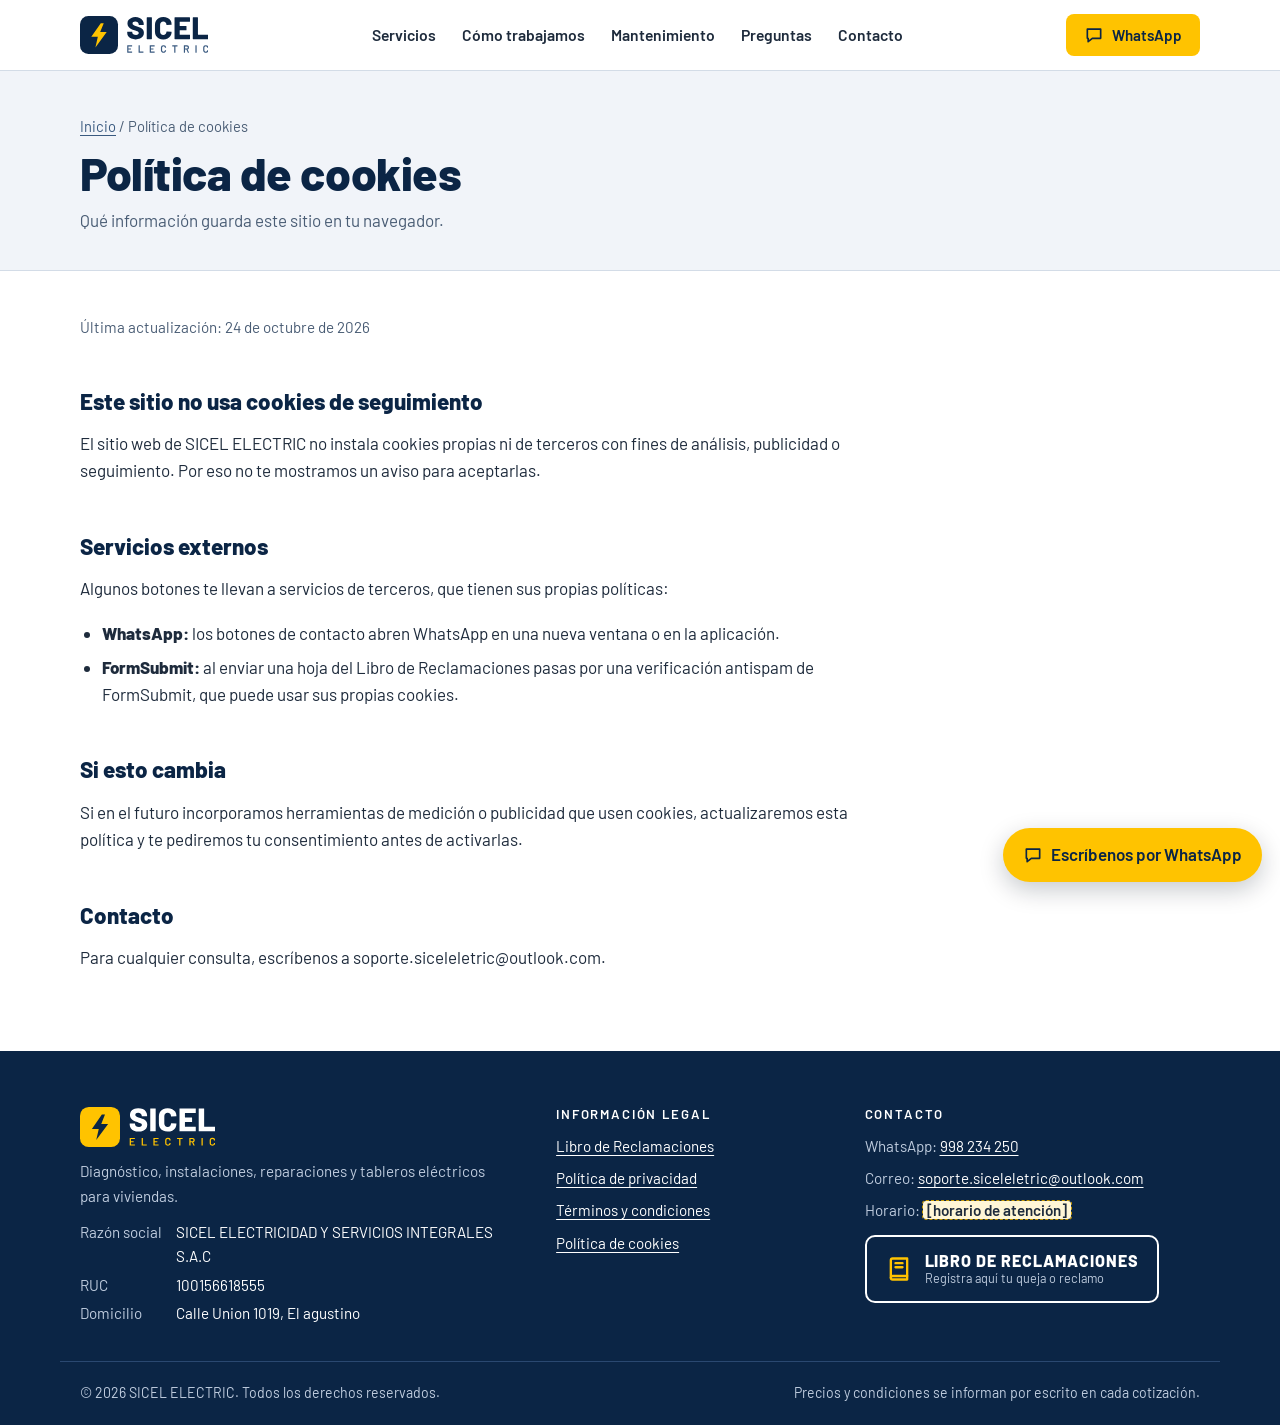
<file: SICEL-web/politica-de-cookies.html>
<!doctype html>
<html lang="es-PE">
<head>
<meta charset="utf-8">
<meta name="viewport" content="width=device-width, initial-scale=1, viewport-fit=cover">
<title>Política de cookies | SICEL ELECTRIC</title>
<meta name="description" content="SICEL ELECTRIC no usa cookies de análisis ni de publicidad.">
<meta name="theme-color" content="#0B2545">
<link rel="icon" href="assets/img/favicon.svg" type="image/svg+xml">
<link rel="icon" href="assets/img/favicon-32.png" sizes="32x32" type="image/png">
<link rel="apple-touch-icon" href="assets/img/apple-touch-icon.png">
<meta property="og:type" content="website">
<meta property="og:locale" content="es_PE">
<meta property="og:site_name" content="SICEL ELECTRIC">
<meta property="og:title" content="Política de cookies | SICEL ELECTRIC">
<meta property="og:description" content="SICEL ELECTRIC no usa cookies de análisis ni de publicidad.">
<meta property="og:image" content="assets/img/og-image.png">
<meta name="twitter:card" content="summary_large_image">
<link rel="preload" href="assets/fonts/barlow-extrabold.woff2" as="font" type="font/woff2" crossorigin>
<link rel="stylesheet" href="assets/css/sicel.css">
</head>
<body>
<a class="skip" href="#contenido">Ir al contenido</a>
<header class="site-header">
  <div class="wrap hdr">
    <a class="brand" href="./" aria-label="SICEL ELECTRIC, ir al inicio"><svg xmlns="http://www.w3.org/2000/svg" viewBox="0 0 445.99 132.00" aria-hidden="true" focusable="false"><g transform="translate(0.00 0.00) scale(1.3200)"><path d="M22,0 H78 A22,22 0 0 1 100,22 V78 A22,22 0 0 1 78,100 H22 A22,22 0 0 1 0,78 V22 A22,22 0 0 1 22,0 Z" class="lg-tile"/><path d="M54.70,18.80 L29.70,54.70 L46.90,54.70 L40.60,82.80 L70.30,42.20 L53.10,42.20 L62.50,18.80 Z" class="lg-bolt"/></g><path d="M164.0 57.776314318677095V55.7243143186771Q164.0 55.184314318677096 164.378 54.806314318677096Q164.756 54.428314318677096 165.296 54.428314318677096H180.308Q180.84799999999998 54.428314318677096 181.226 54.806314318677096Q181.60399999999998 55.184314318677096 181.60399999999998 55.7243143186771V57.020314318677094Q181.60399999999998 60.5843143186771 185.168 63.2303143186771Q188.732 65.8763143186771 194.78 65.8763143186771Q199.53199999999998 65.8763143186771 201.79999999999998 63.8243143186771Q204.06799999999998 61.7723143186771 204.06799999999998 59.0723143186771Q204.06799999999998 56.9123143186771 202.718 55.562314318677096Q201.368 54.2123143186771 199.1 53.294314318677095Q196.832 52.376314318677096 192.07999999999998 50.7563143186771Q191.432 50.4323143186771 190.784 50.2703143186771Q190.136 50.1083143186771 189.596 49.892314318677094Q182.576 47.6243143186771 177.392 44.9783143186771Q172.208 42.3323143186771 168.536 37.6343143186771Q164.864 32.9363143186771 164.864 26.0243143186771Q164.864 19.3283143186771 168.374 14.306314318677103Q171.884 9.284314318677104 178.14799999999997 6.584314318677102Q184.41199999999998 3.8843143186770988 192.296 3.8843143186770988Q200.612 3.8843143186770988 207.254 6.9083143186771Q213.896 9.9323143186771 217.676 15.4403143186771Q221.456 20.9483143186771 221.456 28.0763143186771V29.5883143186771Q221.456 30.1283143186771 221.07799999999997 30.5063143186771Q220.7 30.8843143186771 220.16 30.8843143186771H205.148Q204.608 30.8843143186771 204.23 30.5063143186771Q203.85199999999998 30.1283143186771 203.85199999999998 29.5883143186771V28.8323143186771Q203.85199999999998 25.052314318677098 200.504 22.136314318677098Q197.156 19.220314318677097 191.54 19.220314318677097Q187.328 19.220314318677097 184.952 20.9483143186771Q182.576 22.6763143186771 182.576 25.8083143186771Q182.576 28.184314318677096 184.088 29.7503143186771Q185.6 31.3163143186771 188.786 32.666314318677095Q191.97199999999998 34.0163143186771 198.56 36.1763143186771Q206.12 38.7683143186771 210.332 40.7123143186771Q214.54399999999998 42.6563143186771 218.26999999999998 47.0303143186771Q221.99599999999998 51.404314318677095 221.99599999999998 58.532314318677095Q221.99599999999998 65.5523143186771 218.432 70.6283143186771Q214.868 75.70431431867709 208.442 78.4583143186771Q202.016 81.2123143186771 193.48399999999998 81.2123143186771Q184.51999999999998 81.2123143186771 177.878 78.3503143186771Q171.236 75.4883143186771 167.618 70.14231431867711Q164.0 64.7963143186771 164.0 57.776314318677095Z M231.82399999999998 79.05231431867709V6.044314318677095Q231.82399999999998 5.504314318677103 232.202 5.126314318677103Q232.57999999999998 4.748314318677103 233.11999999999998 4.748314318677103H248.456Q248.99599999999998 4.748314318677103 249.37399999999997 5.126314318677103Q249.75199999999998 5.504314318677103 249.75199999999998 6.044314318677095V79.05231431867709Q249.75199999999998 79.5923143186771 249.37399999999997 79.9703143186771Q248.99599999999998 80.3483143186771 248.456 80.3483143186771H233.11999999999998Q232.57999999999998 80.3483143186771 232.202 79.9703143186771Q231.82399999999998 79.5923143186771 231.82399999999998 79.05231431867709Z M260.33599999999996 54.1043143186771V30.776314318677095Q260.33599999999996 22.784314318677097 263.95399999999995 16.682314318677097Q267.57199999999995 10.580314318677097 274.106 7.232314318677098Q280.64 3.8843143186770988 289.28 3.8843143186770988Q297.91999999999996 3.8843143186770988 304.45399999999995 7.070314318677099Q310.98799999999994 10.256314318677099 314.606 16.034314318677097Q318.224 21.812314318677096 318.224 29.3723143186771Q318.224 29.912314318677097 317.846 30.2363143186771Q317.46799999999996 30.5603143186771 316.928 30.5603143186771L301.592 31.532314318677095Q300.296 31.532314318677095 300.296 30.3443143186771Q300.296 25.2683143186771 297.272 22.244314318677098Q294.248 19.220314318677097 289.28 19.220314318677097Q284.31199999999995 19.220314318677097 281.28799999999995 22.298314318677097Q278.26399999999995 25.376314318677096 278.26399999999995 30.3443143186771V54.8603143186771Q278.26399999999995 59.8283143186771 281.28799999999995 62.8523143186771Q284.31199999999995 65.8763143186771 289.28 65.8763143186771Q294.248 65.8763143186771 297.272 62.8523143186771Q300.296 59.8283143186771 300.296 54.8603143186771Q300.296 53.672314318677095 301.592 53.672314318677095L316.928 54.428314318677096Q317.46799999999996 54.428314318677096 317.846 54.752314318677094Q318.224 55.0763143186771 318.224 55.508314318677094Q318.224 63.1763143186771 314.606 69.0083143186771Q310.98799999999994 74.8403143186771 304.45399999999995 78.0263143186771Q297.91999999999996 81.2123143186771 289.28 81.2123143186771Q280.64 81.2123143186771 274.106 77.8643143186771Q267.57199999999995 74.5163143186771 263.95399999999995 68.3603143186771Q260.33599999999996 62.2043143186771 260.33599999999996 54.1043143186771Z M380.756 20.0843143186771H346.844Q346.304 20.0843143186771 346.304 20.6243143186771V33.9083143186771Q346.304 34.4483143186771 346.844 34.4483143186771H368.552Q369.092 34.4483143186771 369.47 34.8263143186771Q369.848 35.2043143186771 369.848 35.7443143186771V48.380314318677094Q369.848 48.9203143186771 369.47 49.2983143186771Q369.092 49.6763143186771 368.552 49.6763143186771H346.844Q346.304 49.6763143186771 346.304 50.2163143186771V64.47231431867709Q346.304 65.0123143186771 346.844 65.0123143186771H380.756Q381.296 65.0123143186771 381.674 65.3903143186771Q382.052 65.7683143186771 382.052 66.3083143186771V79.05231431867709Q382.052 79.5923143186771 381.674 79.9703143186771Q381.296 80.3483143186771 380.756 80.3483143186771H329.672Q329.132 80.3483143186771 328.754 79.9703143186771Q328.376 79.5923143186771 328.376 79.05231431867709V6.044314318677095Q328.376 5.504314318677103 328.754 5.126314318677103Q329.132 4.748314318677103 329.672 4.748314318677103H380.756Q381.296 4.748314318677103 381.674 5.126314318677103Q382.052 5.504314318677103 382.052 6.044314318677095V18.788314318677095Q382.052 19.3283143186771 381.674 19.7063143186771Q381.296 20.0843143186771 380.756 20.0843143186771Z M391.772 79.05231431867709V6.044314318677095Q391.772 5.504314318677103 392.15 5.126314318677103Q392.528 4.748314318677103 393.06800000000004 4.748314318677103H408.404Q408.944 4.748314318677103 409.322 5.126314318677103Q409.70000000000005 5.504314318677103 409.70000000000005 6.044314318677095V64.47231431867709Q409.70000000000005 65.0123143186771 410.24 65.0123143186771H444.692Q445.232 65.0123143186771 445.61 65.3903143186771Q445.988 65.7683143186771 445.988 66.3083143186771V79.05231431867709Q445.988 79.5923143186771 445.61 79.9703143186771Q445.232 80.3483143186771 444.692 80.3483143186771H393.06800000000004Q392.528 80.3483143186771 392.15 79.9703143186771Q391.772 79.5923143186771 391.772 79.05231431867709Z" class="lg-word"/><path d="M180.70022509934626 105.56308165619791H168.37386847840023Q168.19313011152417 105.56308165619791 168.19313011152417 105.74382002307395V112.50343494423791Q168.19313011152417 112.68417331111395 168.37386847840023 112.68417331111395H176.65168568132293Q176.83242404819896 112.68417331111395 176.95894090501218 112.81069016792718Q177.0854577618254 112.9372070247404 177.0854577618254 113.11794539161644V115.86516856813228Q177.0854577618254 116.04590693500832 176.95894090501218 116.17242379182156Q176.83242404819896 116.29894064863478 176.65168568132293 116.29894064863478H168.37386847840023Q168.19313011152417 116.29894064863478 168.19313011152417 116.47967901551083V123.45617997692602Q168.19313011152417 123.63691834380207 168.37386847840023 123.63691834380207H180.70022509934626Q180.88096346622228 123.63691834380207 181.0074803230355 123.7634352006153Q181.13399717984873 123.88995205742853 181.13399717984873 124.07069042430457V126.8179136008204Q181.13399717984873 126.99865196769643 181.0074803230355 127.12516882450967Q180.88096346622228 127.2516856813229 180.70022509934626 127.2516856813229H164.4337720805025Q164.25303371362648 127.2516856813229 164.12651685681323 127.12516882450967Q164.0 126.99865196769643 164.0 126.8179136008204V102.38208639917958Q164.0 102.20134803230354 164.12651685681323 102.07483117549032Q164.25303371362648 101.94831431867708 164.4337720805025 101.94831431867708H180.70022509934626Q180.88096346622228 101.94831431867708 181.0074803230355 102.07483117549032Q181.13399717984873 102.20134803230354 181.13399717984873 102.38208639917958V105.12930957569542Q181.13399717984873 105.31004794257146 181.0074803230355 105.43656479938468Q180.88096346622228 105.56308165619791 180.70022509934626 105.56308165619791Z M203.47325932572747 126.8179136008204V102.38208639917958Q203.47325932572747 102.20134803230354 203.59977618254072 102.07483117549032Q203.72629303935395 101.94831431867708 203.90703140622998 101.94831431867708H207.23261735674913Q207.4133557236252 101.94831431867708 207.5398725804384 102.07483117549032Q207.66638943725164 102.20134803230354 207.66638943725164 102.38208639917958V123.45617997692602Q207.66638943725164 123.63691834380207 207.8471278041277 123.63691834380207H219.95659838482246Q220.1373367516985 123.63691834380207 220.26385360851174 123.7634352006153Q220.39037046532496 123.88995205742853 220.39037046532496 124.07069042430457V126.8179136008204Q220.39037046532496 126.99865196769643 220.26385360851174 127.12516882450967Q220.1373367516985 127.2516856813229 219.95659838482246 127.2516856813229H203.90703140622998Q203.72629303935395 127.2516856813229 203.59977618254072 127.12516882450967Q203.47325932572747 126.99865196769643 203.47325932572747 126.8179136008204Z M258.88764260992184 105.56308165619791H246.5612859889758Q246.38054762209975 105.56308165619791 246.38054762209975 105.74382002307395V112.50343494423791Q246.38054762209975 112.68417331111395 246.5612859889758 112.68417331111395H254.83910319189852Q255.01984155877454 112.68417331111395 255.14635841558777 112.81069016792718Q255.272875272401 112.9372070247404 255.272875272401 113.11794539161644V115.86516856813228Q255.272875272401 116.04590693500832 255.14635841558777 116.17242379182156Q255.01984155877454 116.29894064863478 254.83910319189852 116.29894064863478H246.5612859889758Q246.38054762209975 116.29894064863478 246.38054762209975 116.47967901551083V123.45617997692602Q246.38054762209975 123.63691834380207 246.5612859889758 123.63691834380207H258.88764260992184Q259.06838097679787 123.63691834380207 259.1948978336111 123.7634352006153Q259.3214146904243 123.88995205742853 259.3214146904243 124.07069042430457V126.8179136008204Q259.3214146904243 126.99865196769643 259.1948978336111 127.12516882450967Q259.06838097679787 127.2516856813229 258.88764260992184 127.2516856813229H242.6211895910781Q242.44045122420206 127.2516856813229 242.3139343673888 127.12516882450967Q242.18741751057559 126.99865196769643 242.18741751057559 126.8179136008204V102.38208639917958Q242.18741751057559 102.20134803230354 242.3139343673888 102.07483117549032Q242.44045122420206 101.94831431867708 242.6211895910781 101.94831431867708H258.88764260992184Q259.06838097679787 101.94831431867708 259.1948978336111 102.07483117549032Q259.3214146904243 102.20134803230354 259.3214146904243 102.38208639917958V105.12930957569542Q259.3214146904243 105.31004794257146 259.1948978336111 105.43656479938468Q259.06838097679787 105.56308165619791 258.88764260992184 105.56308165619791Z M281.0461663889245 119.04616382515061V110.11768850147416Q281.0461663889245 107.58735136520957 282.166744263556 105.67152467632354Q283.28732213818745 103.7556979874375 285.34773952057435 102.70741545955646Q287.4081569029612 101.65913293167542 290.1192324061018 101.65913293167542Q292.7941602358672 101.65913293167542 294.8545776182541 102.67126778618125Q296.91499500064094 103.68340264068708 298.0355728752724 105.5269339828227Q299.1561507499039 107.37046532495833 299.1561507499039 109.79235944109729Q299.1561507499039 109.97309780797332 299.02963389309065 110.09961466478654Q298.9031170362774 110.22613152159978 298.7223786694014 110.22613152159978L295.39679271888224 110.40686988847582Q294.9630206383797 110.40686988847582 294.9630206383797 110.00924548134853Q294.9630206383797 107.87653275221125 293.64363056018465 106.57521651070374Q292.32424048198953 105.27390026919625 290.1192324061018 105.27390026919625Q287.9142243302141 105.27390026919625 286.57676041533136 106.57521651070374Q285.2392965004487 107.87653275221125 285.2392965004487 110.00924548134853V119.22690219202666Q285.2392965004487 121.32346724778873 286.57676041533136 122.62478348929622Q287.9142243302141 123.92609973080373 290.1192324061018 123.92609973080373Q292.32424048198953 123.92609973080373 293.64363056018465 122.64285732598384Q294.9630206383797 121.35961492116394 294.9630206383797 119.22690219202666Q294.9630206383797 118.82927778489936 295.39679271888224 118.82927778489936L298.7223786694014 118.97386847840019Q298.9031170362774 118.97386847840019 299.02963389309065 119.08231149852583Q299.1561507499039 119.19075451865145 299.1561507499039 119.33534521215228Q299.1561507499039 121.79338700166645 298.0355728752724 123.65499218048967Q296.91499500064094 125.5165973593129 294.8545776182541 126.52873221381873Q292.7941602358672 127.54086706832456 290.1192324061018 127.54086706832456Q287.4081569029612 127.54086706832456 285.34773952057435 126.47451070375593Q283.28732213818745 125.40815433918728 282.166744263556 123.49232765030123Q281.0461663889245 121.57650096141519 281.0461663889245 119.04616382515061Z M338.7740007691322 102.38208639917958V105.16545724907061Q338.7740007691322 105.34619561594667 338.647483912319 105.4727124727599Q338.52096705550576 105.59922932957312 338.3402286886297 105.59922932957312H331.68905678759137Q331.50831842071534 105.59922932957312 331.50831842071534 105.77996769644916V126.8179136008204Q331.50831842071534 126.99865196769643 331.3818015639021 127.12516882450967Q331.2552847070889 127.2516856813229 331.07454634021286 127.2516856813229H327.74896038969365Q327.5682220228176 127.2516856813229 327.4417051660044 127.12516882450967Q327.31518830919117 126.99865196769643 327.31518830919117 126.8179136008204V105.77996769644916Q327.31518830919117 105.59922932957312 327.13444994231514 105.59922932957312H320.7363117549033Q320.5555733880272 105.59922932957312 320.429056531214 105.4727124727599Q320.30253967440075 105.34619561594667 320.30253967440075 105.16545724907061V102.38208639917958Q320.30253967440075 102.20134803230354 320.429056531214 102.07483117549032Q320.5555733880272 101.94831431867708 320.7363117549033 101.94831431867708H338.3402286886297Q338.52096705550576 101.94831431867708 338.647483912319 102.07483117549032Q338.7740007691322 102.20134803230354 338.7740007691322 102.38208639917958Z M374.4156067170876 126.92635662094602 369.6441138315601 116.51582668888602Q369.5718184848097 116.37123599538519 369.42722779130884 116.37123599538519H365.0895069862839Q364.90876861940785 116.37123599538519 364.90876861940785 116.55197436226123V126.8179136008204Q364.90876861940785 126.99865196769643 364.78225176259457 127.12516882450967Q364.65573490578134 127.2516856813229 364.4749965389053 127.2516856813229H361.14941058838616Q360.96867222151013 127.2516856813229 360.8421553646969 127.12516882450967Q360.7156385078837 126.99865196769643 360.7156385078837 126.8179136008204V102.38208639917958Q360.7156385078837 102.20134803230354 360.8421553646969 102.07483117549032Q360.96867222151013 101.94831431867708 361.14941058838616 101.94831431867708H371.09002076656844Q373.29502884245613 101.94831431867708 374.9939694910909 102.87007998974488Q376.6929101397257 103.7918456608127 377.63274964748115 105.4727124727599Q378.5725891552366 107.15357928470708 378.5725891552366 109.32243968721957Q378.5725891552366 111.81662915010895 377.2893467504167 113.56979130880656Q376.0061043455968 115.32295346750416 373.72880092295867 116.00975926163312Q373.65650557620825 116.00975926163312 373.620357902833 116.08205460838354Q373.5842102294578 116.15434995513395 373.620357902833 116.22664530188436L378.7171798487374 126.74561825406998Q378.7894751954878 126.89020894757081 378.7894751954878 126.96250429432123Q378.7894751954878 127.2516856813229 378.3918507883605 127.2516856813229H374.9216741443405Q374.56019741058844 127.2516856813229 374.4156067170876 126.92635662094602ZM364.90876861940785 105.74382002307395V112.9372070247404Q364.90876861940785 113.11794539161644 365.0895069862839 113.11794539161644H370.5116579925651Q372.2467463145751 113.11794539161644 373.31310267914375 112.08773670042301Q374.3794590437124 111.05752800922957 374.3794590437124 109.35858736059478Q374.3794590437124 107.65964671196 373.31310267914375 106.61136418407895Q372.2467463145751 105.56308165619791 370.5116579925651 105.56308165619791H365.0895069862839Q364.90876861940785 105.56308165619791 364.90876861940785 105.74382002307395Z M400.94799897449053 126.8179136008204V102.38208639917958Q400.94799897449053 102.20134803230354 401.07451583130376 102.07483117549032Q401.201032688117 101.94831431867708 401.381771054993 101.94831431867708H404.70735700551216Q404.8880953723882 101.94831431867708 405.0146122292015 102.07483117549032Q405.1411290860147 102.20134803230354 405.1411290860147 102.38208639917958V126.8179136008204Q405.1411290860147 126.99865196769643 405.0146122292015 127.12516882450967Q404.8880953723882 127.2516856813229 404.70735700551216 127.2516856813229H401.381771054993Q401.201032688117 127.2516856813229 401.07451583130376 127.12516882450967Q400.94799897449053 126.99865196769643 400.94799897449053 126.8179136008204Z M427.8780156390207 119.04616382515061V110.11768850147416Q427.8780156390207 107.58735136520957 428.99859351365217 105.67152467632354Q430.11917138828363 103.7556979874375 432.17958877067053 102.70741545955646Q434.2400061530574 101.65913293167542 436.95108165619797 101.65913293167542Q439.6260094859634 101.65913293167542 441.6864268683503 102.67126778618125Q443.7468442507371 103.68340264068708 444.8674221253686 105.5269339828227Q445.98800000000006 107.37046532495833 445.98800000000006 109.79235944109729Q445.98800000000006 109.97309780797332 445.86148314318683 110.09961466478654Q445.7349662863736 110.22613152159978 445.5542279194976 110.22613152159978L442.2286419689784 110.40686988847582Q441.7948698884759 110.40686988847582 441.7948698884759 110.00924548134853Q441.7948698884759 107.87653275221125 440.47547981028083 106.57521651070374Q439.1560897320857 105.27390026919625 436.95108165619797 105.27390026919625Q434.7460735803103 105.27390026919625 433.40860966542755 106.57521651070374Q432.0711457505449 107.87653275221125 432.0711457505449 110.00924548134853V119.22690219202666Q432.0711457505449 121.32346724778873 433.40860966542755 122.62478348929622Q434.7460735803103 123.92609973080373 436.95108165619797 123.92609973080373Q439.1560897320857 123.92609973080373 440.47547981028083 122.64285732598384Q441.7948698884759 121.35961492116394 441.7948698884759 119.22690219202666Q441.7948698884759 118.82927778489936 442.2286419689784 118.82927778489936L445.5542279194976 118.97386847840019Q445.7349662863736 118.97386847840019 445.86148314318683 119.08231149852583Q445.98800000000006 119.19075451865145 445.98800000000006 119.33534521215228Q445.98800000000006 121.79338700166645 444.8674221253686 123.65499218048967Q443.7468442507371 125.5165973593129 441.6864268683503 126.52873221381873Q439.6260094859634 127.54086706832456 436.95108165619797 127.54086706832456Q434.2400061530574 127.54086706832456 432.17958877067053 126.47451070375593Q430.11917138828363 125.40815433918728 428.99859351365217 123.49232765030123Q427.8780156390207 121.57650096141519 427.8780156390207 119.04616382515061Z" class="lg-sub"/></svg></a>
    <nav class="nav" aria-label="Principal">
      <a href="./#servicios">Servicios</a>
      <a href="./#como-trabajamos">Cómo trabajamos</a>
      <a href="./#mantenimiento">Mantenimiento</a>
      <a href="./#preguntas">Preguntas</a>
      <a href="./#contacto">Contacto</a>
    </nav>
    <a class="btn btn-primary btn-sm" href="https://wa.me/51998234250?text=Hola%20SICEL%20ELECTRIC%2C%20quiero%20hacer%20una%20consulta." target="_blank" rel="noopener"><svg class="icon" viewBox="0 0 24 24" fill="none" stroke="currentColor" stroke-width="2" stroke-linecap="round" stroke-linejoin="round" aria-hidden="true" focusable="false"><path d="M4 5h16v11H10l-5 4v-4H4z"/></svg>WhatsApp</a>
  </div>
</header>

<main id="contenido">
  <div class="page-head">
    <div class="wrap">
      <p class="crumbs"><a href="./">Inicio</a> / Política de cookies</p>
      <h1>Política de cookies</h1>
      <p>Qué información guarda este sitio en tu navegador.</p>
    </div>
  </div>
  <div class="wrap">
    <article class="doc">
      <p class="meta">Última actualización: 24 de octubre de 2026</p>

      <h2>Este sitio no usa cookies de seguimiento</h2>
      <p>El sitio web de SICEL ELECTRIC no instala cookies propias ni de terceros con fines de análisis, publicidad o seguimiento. Por eso no te mostramos un aviso para aceptarlas.</p>

      <h2>Servicios externos</h2>
      <p>Algunos botones te llevan a servicios de terceros, que tienen sus propias políticas:</p>
      <ul>
        <li><strong>WhatsApp:</strong> los botones de contacto abren WhatsApp en una nueva ventana o en la aplicación.</li>
        <li><strong>FormSubmit:</strong> al enviar una hoja del Libro de Reclamaciones pasas por una verificación antispam de FormSubmit, que puede usar sus propias cookies.</li>
      </ul>

      <h2>Si esto cambia</h2>
      <p>Si en el futuro incorporamos herramientas de medición o publicidad que usen cookies, actualizaremos esta política y te pediremos tu consentimiento antes de activarlas.</p>

      <h2>Contacto</h2>
      <p>Para cualquier consulta, escríbenos a soporte.siceleletric@outlook.com.</p>
    </article>
  </div>
</main>

<footer class="site-footer">
  <div class="wrap foot-grid">
    <div class="foot-col">
      <a class="foot-brand" href="./" aria-label="SICEL ELECTRIC, ir al inicio"><svg xmlns="http://www.w3.org/2000/svg" viewBox="0 0 445.99 132.00" aria-hidden="true" focusable="false"><g transform="translate(0.00 0.00) scale(1.3200)"><path d="M22,0 H78 A22,22 0 0 1 100,22 V78 A22,22 0 0 1 78,100 H22 A22,22 0 0 1 0,78 V22 A22,22 0 0 1 22,0 Z" class="lg-tile"/><path d="M54.70,18.80 L29.70,54.70 L46.90,54.70 L40.60,82.80 L70.30,42.20 L53.10,42.20 L62.50,18.80 Z" class="lg-bolt"/></g><path d="M164.0 57.776314318677095V55.7243143186771Q164.0 55.184314318677096 164.378 54.806314318677096Q164.756 54.428314318677096 165.296 54.428314318677096H180.308Q180.84799999999998 54.428314318677096 181.226 54.806314318677096Q181.60399999999998 55.184314318677096 181.60399999999998 55.7243143186771V57.020314318677094Q181.60399999999998 60.5843143186771 185.168 63.2303143186771Q188.732 65.8763143186771 194.78 65.8763143186771Q199.53199999999998 65.8763143186771 201.79999999999998 63.8243143186771Q204.06799999999998 61.7723143186771 204.06799999999998 59.0723143186771Q204.06799999999998 56.9123143186771 202.718 55.562314318677096Q201.368 54.2123143186771 199.1 53.294314318677095Q196.832 52.376314318677096 192.07999999999998 50.7563143186771Q191.432 50.4323143186771 190.784 50.2703143186771Q190.136 50.1083143186771 189.596 49.892314318677094Q182.576 47.6243143186771 177.392 44.9783143186771Q172.208 42.3323143186771 168.536 37.6343143186771Q164.864 32.9363143186771 164.864 26.0243143186771Q164.864 19.3283143186771 168.374 14.306314318677103Q171.884 9.284314318677104 178.14799999999997 6.584314318677102Q184.41199999999998 3.8843143186770988 192.296 3.8843143186770988Q200.612 3.8843143186770988 207.254 6.9083143186771Q213.896 9.9323143186771 217.676 15.4403143186771Q221.456 20.9483143186771 221.456 28.0763143186771V29.5883143186771Q221.456 30.1283143186771 221.07799999999997 30.5063143186771Q220.7 30.8843143186771 220.16 30.8843143186771H205.148Q204.608 30.8843143186771 204.23 30.5063143186771Q203.85199999999998 30.1283143186771 203.85199999999998 29.5883143186771V28.8323143186771Q203.85199999999998 25.052314318677098 200.504 22.136314318677098Q197.156 19.220314318677097 191.54 19.220314318677097Q187.328 19.220314318677097 184.952 20.9483143186771Q182.576 22.6763143186771 182.576 25.8083143186771Q182.576 28.184314318677096 184.088 29.7503143186771Q185.6 31.3163143186771 188.786 32.666314318677095Q191.97199999999998 34.0163143186771 198.56 36.1763143186771Q206.12 38.7683143186771 210.332 40.7123143186771Q214.54399999999998 42.6563143186771 218.26999999999998 47.0303143186771Q221.99599999999998 51.404314318677095 221.99599999999998 58.532314318677095Q221.99599999999998 65.5523143186771 218.432 70.6283143186771Q214.868 75.70431431867709 208.442 78.4583143186771Q202.016 81.2123143186771 193.48399999999998 81.2123143186771Q184.51999999999998 81.2123143186771 177.878 78.3503143186771Q171.236 75.4883143186771 167.618 70.14231431867711Q164.0 64.7963143186771 164.0 57.776314318677095Z M231.82399999999998 79.05231431867709V6.044314318677095Q231.82399999999998 5.504314318677103 232.202 5.126314318677103Q232.57999999999998 4.748314318677103 233.11999999999998 4.748314318677103H248.456Q248.99599999999998 4.748314318677103 249.37399999999997 5.126314318677103Q249.75199999999998 5.504314318677103 249.75199999999998 6.044314318677095V79.05231431867709Q249.75199999999998 79.5923143186771 249.37399999999997 79.9703143186771Q248.99599999999998 80.3483143186771 248.456 80.3483143186771H233.11999999999998Q232.57999999999998 80.3483143186771 232.202 79.9703143186771Q231.82399999999998 79.5923143186771 231.82399999999998 79.05231431867709Z M260.33599999999996 54.1043143186771V30.776314318677095Q260.33599999999996 22.784314318677097 263.95399999999995 16.682314318677097Q267.57199999999995 10.580314318677097 274.106 7.232314318677098Q280.64 3.8843143186770988 289.28 3.8843143186770988Q297.91999999999996 3.8843143186770988 304.45399999999995 7.070314318677099Q310.98799999999994 10.256314318677099 314.606 16.034314318677097Q318.224 21.812314318677096 318.224 29.3723143186771Q318.224 29.912314318677097 317.846 30.2363143186771Q317.46799999999996 30.5603143186771 316.928 30.5603143186771L301.592 31.532314318677095Q300.296 31.532314318677095 300.296 30.3443143186771Q300.296 25.2683143186771 297.272 22.244314318677098Q294.248 19.220314318677097 289.28 19.220314318677097Q284.31199999999995 19.220314318677097 281.28799999999995 22.298314318677097Q278.26399999999995 25.376314318677096 278.26399999999995 30.3443143186771V54.8603143186771Q278.26399999999995 59.8283143186771 281.28799999999995 62.8523143186771Q284.31199999999995 65.8763143186771 289.28 65.8763143186771Q294.248 65.8763143186771 297.272 62.8523143186771Q300.296 59.8283143186771 300.296 54.8603143186771Q300.296 53.672314318677095 301.592 53.672314318677095L316.928 54.428314318677096Q317.46799999999996 54.428314318677096 317.846 54.752314318677094Q318.224 55.0763143186771 318.224 55.508314318677094Q318.224 63.1763143186771 314.606 69.0083143186771Q310.98799999999994 74.8403143186771 304.45399999999995 78.0263143186771Q297.91999999999996 81.2123143186771 289.28 81.2123143186771Q280.64 81.2123143186771 274.106 77.8643143186771Q267.57199999999995 74.5163143186771 263.95399999999995 68.3603143186771Q260.33599999999996 62.2043143186771 260.33599999999996 54.1043143186771Z M380.756 20.0843143186771H346.844Q346.304 20.0843143186771 346.304 20.6243143186771V33.9083143186771Q346.304 34.4483143186771 346.844 34.4483143186771H368.552Q369.092 34.4483143186771 369.47 34.8263143186771Q369.848 35.2043143186771 369.848 35.7443143186771V48.380314318677094Q369.848 48.9203143186771 369.47 49.2983143186771Q369.092 49.6763143186771 368.552 49.6763143186771H346.844Q346.304 49.6763143186771 346.304 50.2163143186771V64.47231431867709Q346.304 65.0123143186771 346.844 65.0123143186771H380.756Q381.296 65.0123143186771 381.674 65.3903143186771Q382.052 65.7683143186771 382.052 66.3083143186771V79.05231431867709Q382.052 79.5923143186771 381.674 79.9703143186771Q381.296 80.3483143186771 380.756 80.3483143186771H329.672Q329.132 80.3483143186771 328.754 79.9703143186771Q328.376 79.5923143186771 328.376 79.05231431867709V6.044314318677095Q328.376 5.504314318677103 328.754 5.126314318677103Q329.132 4.748314318677103 329.672 4.748314318677103H380.756Q381.296 4.748314318677103 381.674 5.126314318677103Q382.052 5.504314318677103 382.052 6.044314318677095V18.788314318677095Q382.052 19.3283143186771 381.674 19.7063143186771Q381.296 20.0843143186771 380.756 20.0843143186771Z M391.772 79.05231431867709V6.044314318677095Q391.772 5.504314318677103 392.15 5.126314318677103Q392.528 4.748314318677103 393.06800000000004 4.748314318677103H408.404Q408.944 4.748314318677103 409.322 5.126314318677103Q409.70000000000005 5.504314318677103 409.70000000000005 6.044314318677095V64.47231431867709Q409.70000000000005 65.0123143186771 410.24 65.0123143186771H444.692Q445.232 65.0123143186771 445.61 65.3903143186771Q445.988 65.7683143186771 445.988 66.3083143186771V79.05231431867709Q445.988 79.5923143186771 445.61 79.9703143186771Q445.232 80.3483143186771 444.692 80.3483143186771H393.06800000000004Q392.528 80.3483143186771 392.15 79.9703143186771Q391.772 79.5923143186771 391.772 79.05231431867709Z" class="lg-word"/><path d="M180.70022509934626 105.56308165619791H168.37386847840023Q168.19313011152417 105.56308165619791 168.19313011152417 105.74382002307395V112.50343494423791Q168.19313011152417 112.68417331111395 168.37386847840023 112.68417331111395H176.65168568132293Q176.83242404819896 112.68417331111395 176.95894090501218 112.81069016792718Q177.0854577618254 112.9372070247404 177.0854577618254 113.11794539161644V115.86516856813228Q177.0854577618254 116.04590693500832 176.95894090501218 116.17242379182156Q176.83242404819896 116.29894064863478 176.65168568132293 116.29894064863478H168.37386847840023Q168.19313011152417 116.29894064863478 168.19313011152417 116.47967901551083V123.45617997692602Q168.19313011152417 123.63691834380207 168.37386847840023 123.63691834380207H180.70022509934626Q180.88096346622228 123.63691834380207 181.0074803230355 123.7634352006153Q181.13399717984873 123.88995205742853 181.13399717984873 124.07069042430457V126.8179136008204Q181.13399717984873 126.99865196769643 181.0074803230355 127.12516882450967Q180.88096346622228 127.2516856813229 180.70022509934626 127.2516856813229H164.4337720805025Q164.25303371362648 127.2516856813229 164.12651685681323 127.12516882450967Q164.0 126.99865196769643 164.0 126.8179136008204V102.38208639917958Q164.0 102.20134803230354 164.12651685681323 102.07483117549032Q164.25303371362648 101.94831431867708 164.4337720805025 101.94831431867708H180.70022509934626Q180.88096346622228 101.94831431867708 181.0074803230355 102.07483117549032Q181.13399717984873 102.20134803230354 181.13399717984873 102.38208639917958V105.12930957569542Q181.13399717984873 105.31004794257146 181.0074803230355 105.43656479938468Q180.88096346622228 105.56308165619791 180.70022509934626 105.56308165619791Z M203.47325932572747 126.8179136008204V102.38208639917958Q203.47325932572747 102.20134803230354 203.59977618254072 102.07483117549032Q203.72629303935395 101.94831431867708 203.90703140622998 101.94831431867708H207.23261735674913Q207.4133557236252 101.94831431867708 207.5398725804384 102.07483117549032Q207.66638943725164 102.20134803230354 207.66638943725164 102.38208639917958V123.45617997692602Q207.66638943725164 123.63691834380207 207.8471278041277 123.63691834380207H219.95659838482246Q220.1373367516985 123.63691834380207 220.26385360851174 123.7634352006153Q220.39037046532496 123.88995205742853 220.39037046532496 124.07069042430457V126.8179136008204Q220.39037046532496 126.99865196769643 220.26385360851174 127.12516882450967Q220.1373367516985 127.2516856813229 219.95659838482246 127.2516856813229H203.90703140622998Q203.72629303935395 127.2516856813229 203.59977618254072 127.12516882450967Q203.47325932572747 126.99865196769643 203.47325932572747 126.8179136008204Z M258.88764260992184 105.56308165619791H246.5612859889758Q246.38054762209975 105.56308165619791 246.38054762209975 105.74382002307395V112.50343494423791Q246.38054762209975 112.68417331111395 246.5612859889758 112.68417331111395H254.83910319189852Q255.01984155877454 112.68417331111395 255.14635841558777 112.81069016792718Q255.272875272401 112.9372070247404 255.272875272401 113.11794539161644V115.86516856813228Q255.272875272401 116.04590693500832 255.14635841558777 116.17242379182156Q255.01984155877454 116.29894064863478 254.83910319189852 116.29894064863478H246.5612859889758Q246.38054762209975 116.29894064863478 246.38054762209975 116.47967901551083V123.45617997692602Q246.38054762209975 123.63691834380207 246.5612859889758 123.63691834380207H258.88764260992184Q259.06838097679787 123.63691834380207 259.1948978336111 123.7634352006153Q259.3214146904243 123.88995205742853 259.3214146904243 124.07069042430457V126.8179136008204Q259.3214146904243 126.99865196769643 259.1948978336111 127.12516882450967Q259.06838097679787 127.2516856813229 258.88764260992184 127.2516856813229H242.6211895910781Q242.44045122420206 127.2516856813229 242.3139343673888 127.12516882450967Q242.18741751057559 126.99865196769643 242.18741751057559 126.8179136008204V102.38208639917958Q242.18741751057559 102.20134803230354 242.3139343673888 102.07483117549032Q242.44045122420206 101.94831431867708 242.6211895910781 101.94831431867708H258.88764260992184Q259.06838097679787 101.94831431867708 259.1948978336111 102.07483117549032Q259.3214146904243 102.20134803230354 259.3214146904243 102.38208639917958V105.12930957569542Q259.3214146904243 105.31004794257146 259.1948978336111 105.43656479938468Q259.06838097679787 105.56308165619791 258.88764260992184 105.56308165619791Z M281.0461663889245 119.04616382515061V110.11768850147416Q281.0461663889245 107.58735136520957 282.166744263556 105.67152467632354Q283.28732213818745 103.7556979874375 285.34773952057435 102.70741545955646Q287.4081569029612 101.65913293167542 290.1192324061018 101.65913293167542Q292.7941602358672 101.65913293167542 294.8545776182541 102.67126778618125Q296.91499500064094 103.68340264068708 298.0355728752724 105.5269339828227Q299.1561507499039 107.37046532495833 299.1561507499039 109.79235944109729Q299.1561507499039 109.97309780797332 299.02963389309065 110.09961466478654Q298.9031170362774 110.22613152159978 298.7223786694014 110.22613152159978L295.39679271888224 110.40686988847582Q294.9630206383797 110.40686988847582 294.9630206383797 110.00924548134853Q294.9630206383797 107.87653275221125 293.64363056018465 106.57521651070374Q292.32424048198953 105.27390026919625 290.1192324061018 105.27390026919625Q287.9142243302141 105.27390026919625 286.57676041533136 106.57521651070374Q285.2392965004487 107.87653275221125 285.2392965004487 110.00924548134853V119.22690219202666Q285.2392965004487 121.32346724778873 286.57676041533136 122.62478348929622Q287.9142243302141 123.92609973080373 290.1192324061018 123.92609973080373Q292.32424048198953 123.92609973080373 293.64363056018465 122.64285732598384Q294.9630206383797 121.35961492116394 294.9630206383797 119.22690219202666Q294.9630206383797 118.82927778489936 295.39679271888224 118.82927778489936L298.7223786694014 118.97386847840019Q298.9031170362774 118.97386847840019 299.02963389309065 119.08231149852583Q299.1561507499039 119.19075451865145 299.1561507499039 119.33534521215228Q299.1561507499039 121.79338700166645 298.0355728752724 123.65499218048967Q296.91499500064094 125.5165973593129 294.8545776182541 126.52873221381873Q292.7941602358672 127.54086706832456 290.1192324061018 127.54086706832456Q287.4081569029612 127.54086706832456 285.34773952057435 126.47451070375593Q283.28732213818745 125.40815433918728 282.166744263556 123.49232765030123Q281.0461663889245 121.57650096141519 281.0461663889245 119.04616382515061Z M338.7740007691322 102.38208639917958V105.16545724907061Q338.7740007691322 105.34619561594667 338.647483912319 105.4727124727599Q338.52096705550576 105.59922932957312 338.3402286886297 105.59922932957312H331.68905678759137Q331.50831842071534 105.59922932957312 331.50831842071534 105.77996769644916V126.8179136008204Q331.50831842071534 126.99865196769643 331.3818015639021 127.12516882450967Q331.2552847070889 127.2516856813229 331.07454634021286 127.2516856813229H327.74896038969365Q327.5682220228176 127.2516856813229 327.4417051660044 127.12516882450967Q327.31518830919117 126.99865196769643 327.31518830919117 126.8179136008204V105.77996769644916Q327.31518830919117 105.59922932957312 327.13444994231514 105.59922932957312H320.7363117549033Q320.5555733880272 105.59922932957312 320.429056531214 105.4727124727599Q320.30253967440075 105.34619561594667 320.30253967440075 105.16545724907061V102.38208639917958Q320.30253967440075 102.20134803230354 320.429056531214 102.07483117549032Q320.5555733880272 101.94831431867708 320.7363117549033 101.94831431867708H338.3402286886297Q338.52096705550576 101.94831431867708 338.647483912319 102.07483117549032Q338.7740007691322 102.20134803230354 338.7740007691322 102.38208639917958Z M374.4156067170876 126.92635662094602 369.6441138315601 116.51582668888602Q369.5718184848097 116.37123599538519 369.42722779130884 116.37123599538519H365.0895069862839Q364.90876861940785 116.37123599538519 364.90876861940785 116.55197436226123V126.8179136008204Q364.90876861940785 126.99865196769643 364.78225176259457 127.12516882450967Q364.65573490578134 127.2516856813229 364.4749965389053 127.2516856813229H361.14941058838616Q360.96867222151013 127.2516856813229 360.8421553646969 127.12516882450967Q360.7156385078837 126.99865196769643 360.7156385078837 126.8179136008204V102.38208639917958Q360.7156385078837 102.20134803230354 360.8421553646969 102.07483117549032Q360.96867222151013 101.94831431867708 361.14941058838616 101.94831431867708H371.09002076656844Q373.29502884245613 101.94831431867708 374.9939694910909 102.87007998974488Q376.6929101397257 103.7918456608127 377.63274964748115 105.4727124727599Q378.5725891552366 107.15357928470708 378.5725891552366 109.32243968721957Q378.5725891552366 111.81662915010895 377.2893467504167 113.56979130880656Q376.0061043455968 115.32295346750416 373.72880092295867 116.00975926163312Q373.65650557620825 116.00975926163312 373.620357902833 116.08205460838354Q373.5842102294578 116.15434995513395 373.620357902833 116.22664530188436L378.7171798487374 126.74561825406998Q378.7894751954878 126.89020894757081 378.7894751954878 126.96250429432123Q378.7894751954878 127.2516856813229 378.3918507883605 127.2516856813229H374.9216741443405Q374.56019741058844 127.2516856813229 374.4156067170876 126.92635662094602ZM364.90876861940785 105.74382002307395V112.9372070247404Q364.90876861940785 113.11794539161644 365.0895069862839 113.11794539161644H370.5116579925651Q372.2467463145751 113.11794539161644 373.31310267914375 112.08773670042301Q374.3794590437124 111.05752800922957 374.3794590437124 109.35858736059478Q374.3794590437124 107.65964671196 373.31310267914375 106.61136418407895Q372.2467463145751 105.56308165619791 370.5116579925651 105.56308165619791H365.0895069862839Q364.90876861940785 105.56308165619791 364.90876861940785 105.74382002307395Z M400.94799897449053 126.8179136008204V102.38208639917958Q400.94799897449053 102.20134803230354 401.07451583130376 102.07483117549032Q401.201032688117 101.94831431867708 401.381771054993 101.94831431867708H404.70735700551216Q404.8880953723882 101.94831431867708 405.0146122292015 102.07483117549032Q405.1411290860147 102.20134803230354 405.1411290860147 102.38208639917958V126.8179136008204Q405.1411290860147 126.99865196769643 405.0146122292015 127.12516882450967Q404.8880953723882 127.2516856813229 404.70735700551216 127.2516856813229H401.381771054993Q401.201032688117 127.2516856813229 401.07451583130376 127.12516882450967Q400.94799897449053 126.99865196769643 400.94799897449053 126.8179136008204Z M427.8780156390207 119.04616382515061V110.11768850147416Q427.8780156390207 107.58735136520957 428.99859351365217 105.67152467632354Q430.11917138828363 103.7556979874375 432.17958877067053 102.70741545955646Q434.2400061530574 101.65913293167542 436.95108165619797 101.65913293167542Q439.6260094859634 101.65913293167542 441.6864268683503 102.67126778618125Q443.7468442507371 103.68340264068708 444.8674221253686 105.5269339828227Q445.98800000000006 107.37046532495833 445.98800000000006 109.79235944109729Q445.98800000000006 109.97309780797332 445.86148314318683 110.09961466478654Q445.7349662863736 110.22613152159978 445.5542279194976 110.22613152159978L442.2286419689784 110.40686988847582Q441.7948698884759 110.40686988847582 441.7948698884759 110.00924548134853Q441.7948698884759 107.87653275221125 440.47547981028083 106.57521651070374Q439.1560897320857 105.27390026919625 436.95108165619797 105.27390026919625Q434.7460735803103 105.27390026919625 433.40860966542755 106.57521651070374Q432.0711457505449 107.87653275221125 432.0711457505449 110.00924548134853V119.22690219202666Q432.0711457505449 121.32346724778873 433.40860966542755 122.62478348929622Q434.7460735803103 123.92609973080373 436.95108165619797 123.92609973080373Q439.1560897320857 123.92609973080373 440.47547981028083 122.64285732598384Q441.7948698884759 121.35961492116394 441.7948698884759 119.22690219202666Q441.7948698884759 118.82927778489936 442.2286419689784 118.82927778489936L445.5542279194976 118.97386847840019Q445.7349662863736 118.97386847840019 445.86148314318683 119.08231149852583Q445.98800000000006 119.19075451865145 445.98800000000006 119.33534521215228Q445.98800000000006 121.79338700166645 444.8674221253686 123.65499218048967Q443.7468442507371 125.5165973593129 441.6864268683503 126.52873221381873Q439.6260094859634 127.54086706832456 436.95108165619797 127.54086706832456Q434.2400061530574 127.54086706832456 432.17958877067053 126.47451070375593Q430.11917138828363 125.40815433918728 428.99859351365217 123.49232765030123Q427.8780156390207 121.57650096141519 427.8780156390207 119.04616382515061Z" class="lg-sub"/></svg></a>
      <p>Diagnóstico, instalaciones, reparaciones y tableros eléctricos para viviendas.</p>
      <dl class="provider">
        <dt>Razón social</dt><dd><span>SICEL ELECTRICIDAD Y SERVICIOS INTEGRALES S.A.C</span></dd>
        <dt>RUC</dt><dd><span>100156618555</span></dd>
        <dt>Domicilio</dt><dd><span>Calle Union 1019, El agustino</span></dd>
      </dl>
    </div>
    <div class="foot-col">
      <h2>Información legal</h2>
      <ul>
        <li><a href="libro-de-reclamaciones.html">Libro de Reclamaciones</a></li>
        <li><a href="politica-de-privacidad.html">Política de privacidad</a></li>
        <li><a href="terminos-y-condiciones.html">Términos y condiciones</a></li>
        <li><a href="politica-de-cookies.html">Política de cookies</a></li>
      </ul>
    </div>
    <div class="foot-col">
      <h2>Contacto</h2>
      <ul>
        <li>WhatsApp: <a href="https://wa.me/51998234250?text=Hola%20SICEL%20ELECTRIC%2C%20quiero%20hacer%20una%20consulta." target="_blank" rel="noopener">998 234 250</a></li>
        <li>Correo: <a href="mailto:soporte.siceleletric@outlook.com">soporte.siceleletric@outlook.com</a></li>
        <li>Horario: <span class="ph">[horario de atención]</span></li>
      </ul>
      <a class="lr-btn" href="libro-de-reclamaciones.html"><svg class="icon" viewBox="0 0 24 24" fill="none" stroke="currentColor" stroke-width="2" stroke-linecap="round" stroke-linejoin="round" aria-hidden="true" focusable="false"><path d="M5 4.5A1.5 1.5 0 0 1 6.5 3H19v15H6.5A1.5 1.5 0 0 0 5 19.5z"/><path d="M5 19.5A1.5 1.5 0 0 0 6.5 21H19v-3"/><path d="M9 7h6M9 10.5h6"/></svg><span><strong>Libro de Reclamaciones</strong><small>Registra aquí tu queja o reclamo</small></span></a>
    </div>
  </div>
  <div class="wrap foot-bottom">
    <span>© <span data-year>2026</span> SICEL ELECTRIC. Todos los derechos reservados.</span>
    <span>Precios y condiciones se informan por escrito en cada cotización.</span>
  </div>
</footer>
<a class="fab" href="https://wa.me/51998234250?text=Hola%20SICEL%20ELECTRIC%2C%20quiero%20hacer%20una%20consulta." target="_blank" rel="noopener"><svg class="icon" viewBox="0 0 24 24" fill="none" stroke="currentColor" stroke-width="2" stroke-linecap="round" stroke-linejoin="round" aria-hidden="true" focusable="false"><path d="M4 5h16v11H10l-5 4v-4H4z"/></svg><span class="fab-label">Escríbenos por WhatsApp</span><span class="sr-only">WhatsApp</span></a>

<script src="assets/js/sicel.js" defer></script>
</body>
</html>
</file>
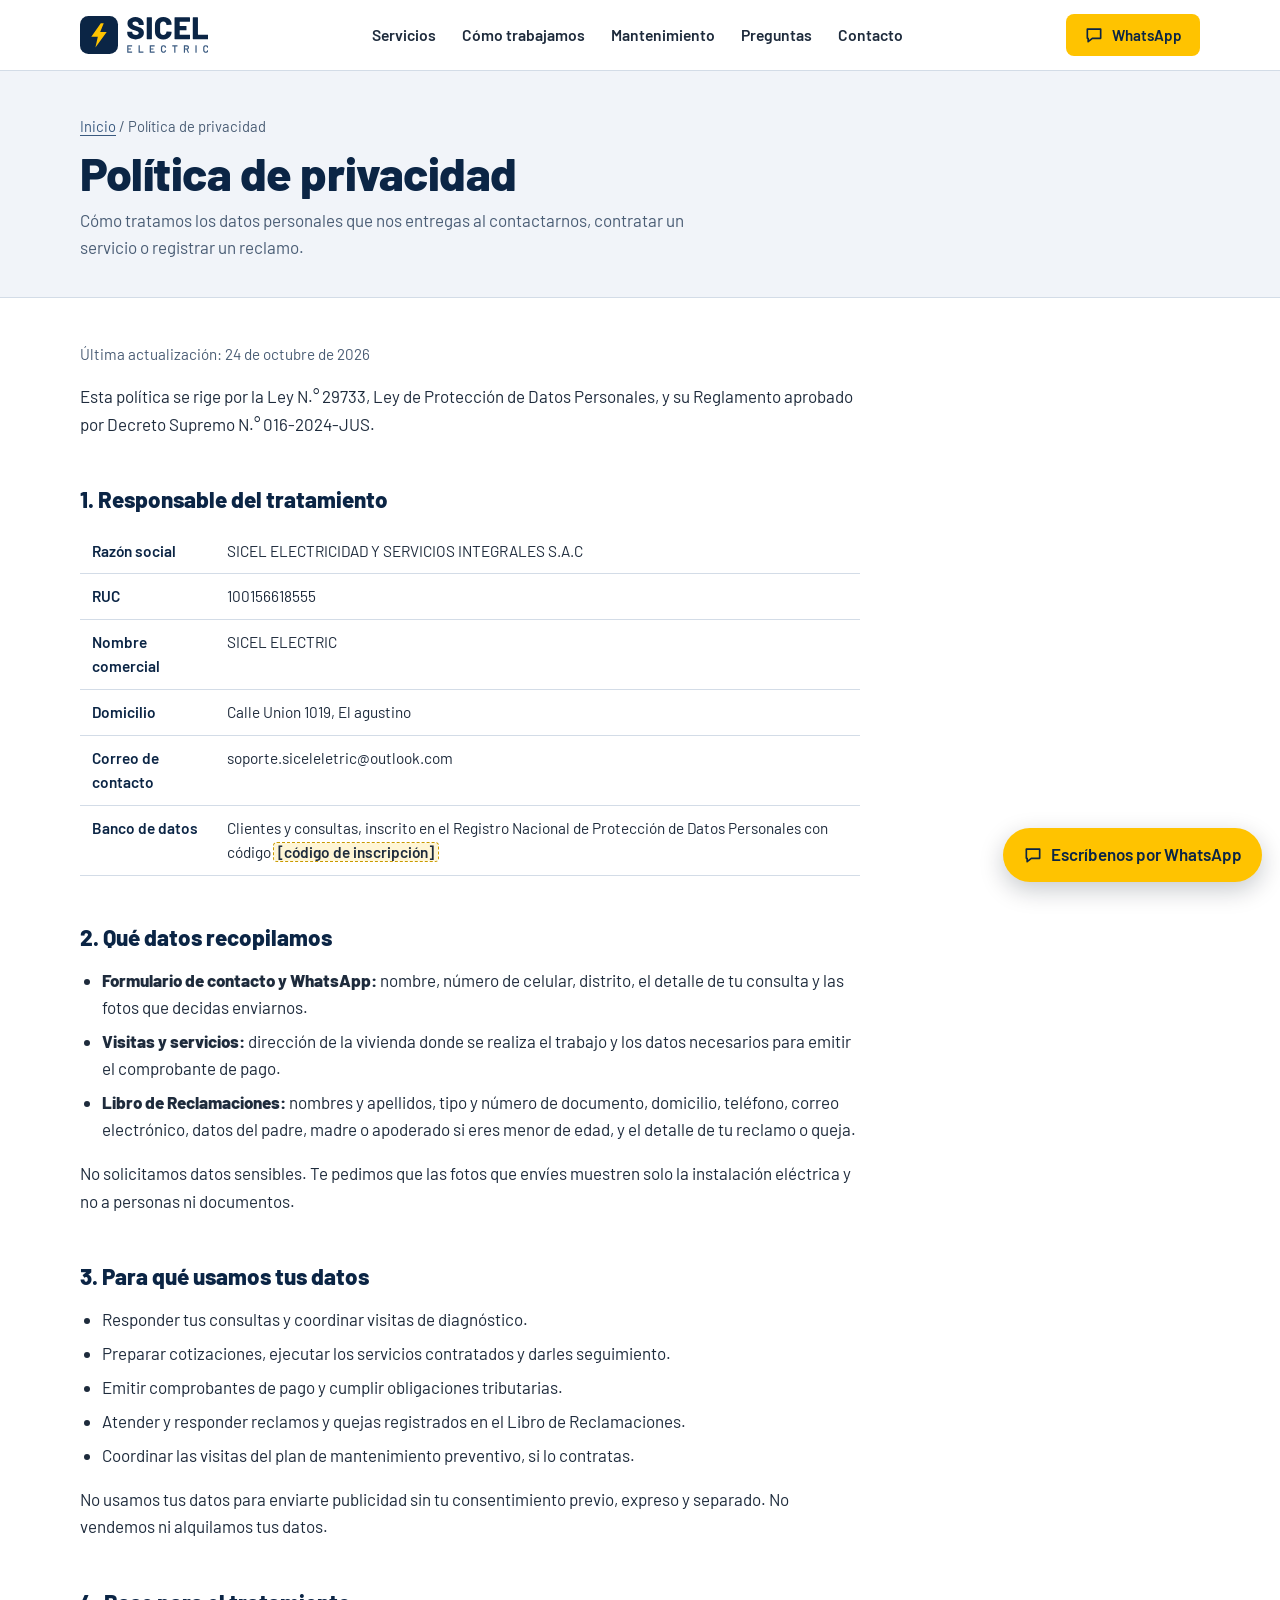
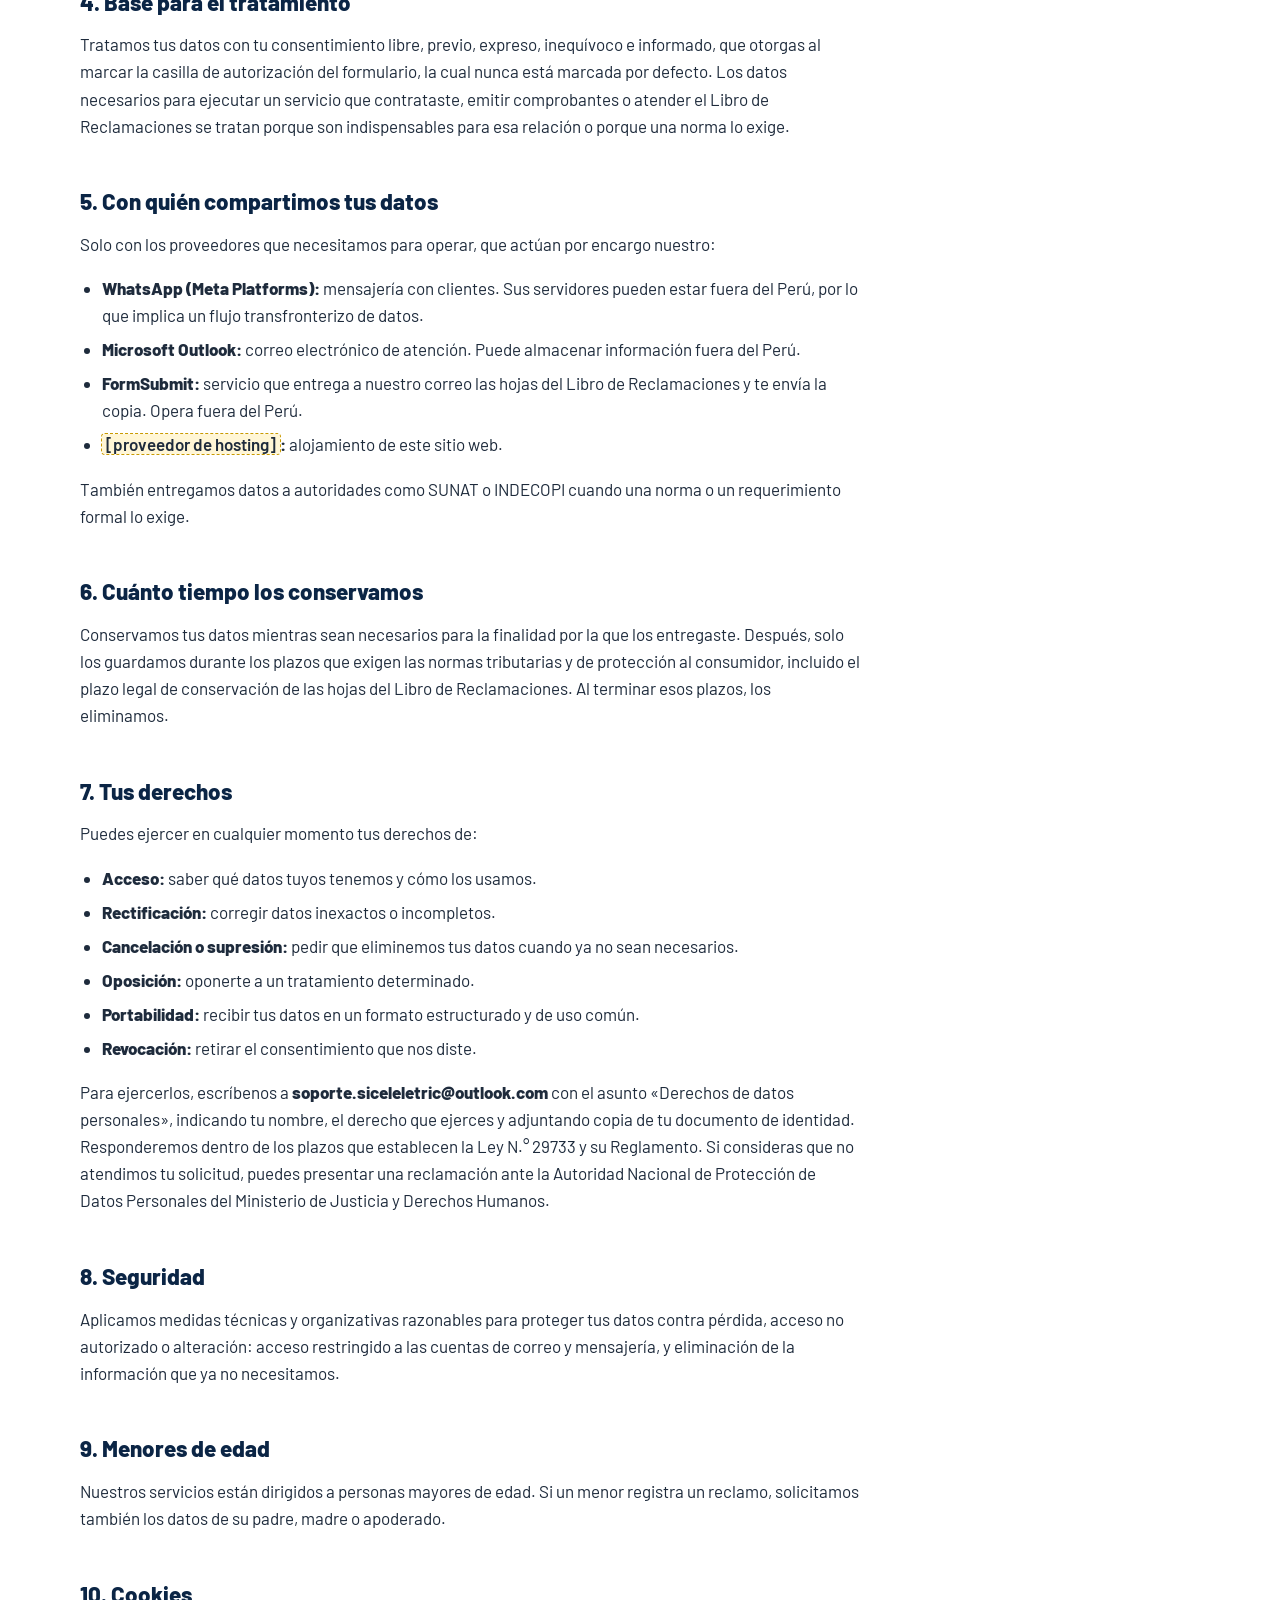
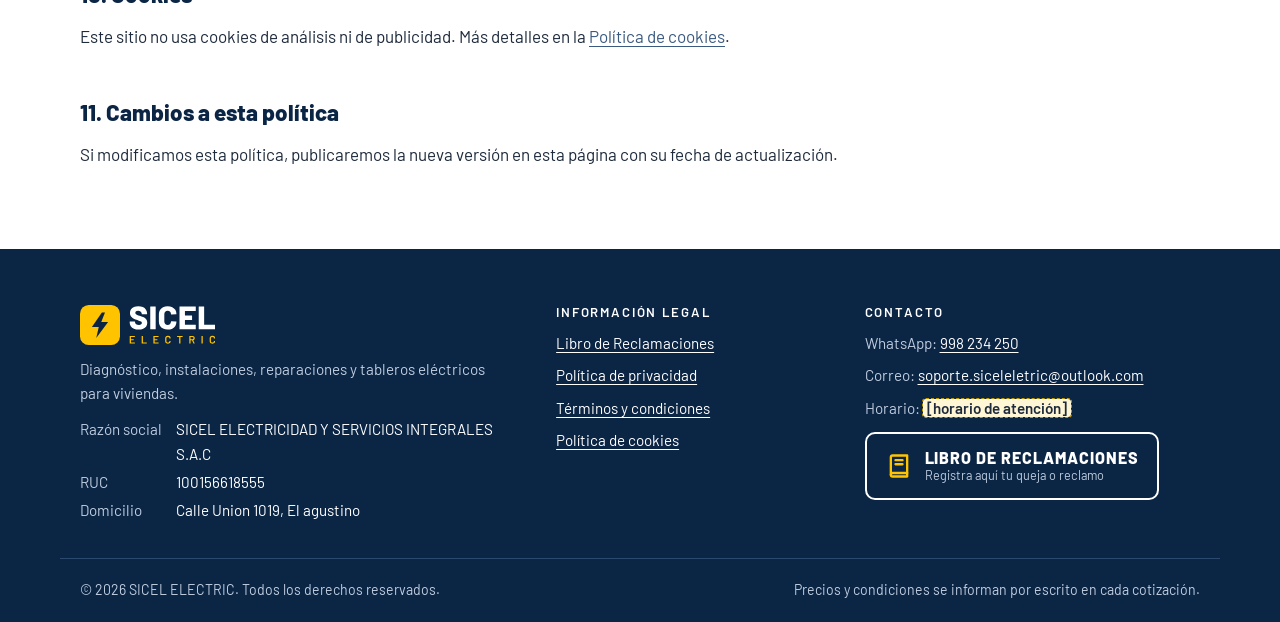
<file: SICEL-web/politica-de-privacidad.html>
<!doctype html>
<html lang="es-PE">
<head>
<meta charset="utf-8">
<meta name="viewport" content="width=device-width, initial-scale=1, viewport-fit=cover">
<title>Política de privacidad | SICEL ELECTRIC</title>
<meta name="description" content="Cómo SICEL ELECTRIC trata tus datos personales conforme a la Ley N.° 29733 y su Reglamento.">
<meta name="theme-color" content="#0B2545">
<link rel="icon" href="assets/img/favicon.svg" type="image/svg+xml">
<link rel="icon" href="assets/img/favicon-32.png" sizes="32x32" type="image/png">
<link rel="apple-touch-icon" href="assets/img/apple-touch-icon.png">
<meta property="og:type" content="website">
<meta property="og:locale" content="es_PE">
<meta property="og:site_name" content="SICEL ELECTRIC">
<meta property="og:title" content="Política de privacidad | SICEL ELECTRIC">
<meta property="og:description" content="Cómo SICEL ELECTRIC trata tus datos personales conforme a la Ley N.° 29733 y su Reglamento.">
<meta property="og:image" content="assets/img/og-image.png">
<meta name="twitter:card" content="summary_large_image">
<link rel="preload" href="assets/fonts/barlow-extrabold.woff2" as="font" type="font/woff2" crossorigin>
<link rel="stylesheet" href="assets/css/sicel.css">
</head>
<body>
<a class="skip" href="#contenido">Ir al contenido</a>
<header class="site-header">
  <div class="wrap hdr">
    <a class="brand" href="./" aria-label="SICEL ELECTRIC, ir al inicio"><svg xmlns="http://www.w3.org/2000/svg" viewBox="0 0 445.99 132.00" aria-hidden="true" focusable="false"><g transform="translate(0.00 0.00) scale(1.3200)"><path d="M22,0 H78 A22,22 0 0 1 100,22 V78 A22,22 0 0 1 78,100 H22 A22,22 0 0 1 0,78 V22 A22,22 0 0 1 22,0 Z" class="lg-tile"/><path d="M54.70,18.80 L29.70,54.70 L46.90,54.70 L40.60,82.80 L70.30,42.20 L53.10,42.20 L62.50,18.80 Z" class="lg-bolt"/></g><path d="M164.0 57.776314318677095V55.7243143186771Q164.0 55.184314318677096 164.378 54.806314318677096Q164.756 54.428314318677096 165.296 54.428314318677096H180.308Q180.84799999999998 54.428314318677096 181.226 54.806314318677096Q181.60399999999998 55.184314318677096 181.60399999999998 55.7243143186771V57.020314318677094Q181.60399999999998 60.5843143186771 185.168 63.2303143186771Q188.732 65.8763143186771 194.78 65.8763143186771Q199.53199999999998 65.8763143186771 201.79999999999998 63.8243143186771Q204.06799999999998 61.7723143186771 204.06799999999998 59.0723143186771Q204.06799999999998 56.9123143186771 202.718 55.562314318677096Q201.368 54.2123143186771 199.1 53.294314318677095Q196.832 52.376314318677096 192.07999999999998 50.7563143186771Q191.432 50.4323143186771 190.784 50.2703143186771Q190.136 50.1083143186771 189.596 49.892314318677094Q182.576 47.6243143186771 177.392 44.9783143186771Q172.208 42.3323143186771 168.536 37.6343143186771Q164.864 32.9363143186771 164.864 26.0243143186771Q164.864 19.3283143186771 168.374 14.306314318677103Q171.884 9.284314318677104 178.14799999999997 6.584314318677102Q184.41199999999998 3.8843143186770988 192.296 3.8843143186770988Q200.612 3.8843143186770988 207.254 6.9083143186771Q213.896 9.9323143186771 217.676 15.4403143186771Q221.456 20.9483143186771 221.456 28.0763143186771V29.5883143186771Q221.456 30.1283143186771 221.07799999999997 30.5063143186771Q220.7 30.8843143186771 220.16 30.8843143186771H205.148Q204.608 30.8843143186771 204.23 30.5063143186771Q203.85199999999998 30.1283143186771 203.85199999999998 29.5883143186771V28.8323143186771Q203.85199999999998 25.052314318677098 200.504 22.136314318677098Q197.156 19.220314318677097 191.54 19.220314318677097Q187.328 19.220314318677097 184.952 20.9483143186771Q182.576 22.6763143186771 182.576 25.8083143186771Q182.576 28.184314318677096 184.088 29.7503143186771Q185.6 31.3163143186771 188.786 32.666314318677095Q191.97199999999998 34.0163143186771 198.56 36.1763143186771Q206.12 38.7683143186771 210.332 40.7123143186771Q214.54399999999998 42.6563143186771 218.26999999999998 47.0303143186771Q221.99599999999998 51.404314318677095 221.99599999999998 58.532314318677095Q221.99599999999998 65.5523143186771 218.432 70.6283143186771Q214.868 75.70431431867709 208.442 78.4583143186771Q202.016 81.2123143186771 193.48399999999998 81.2123143186771Q184.51999999999998 81.2123143186771 177.878 78.3503143186771Q171.236 75.4883143186771 167.618 70.14231431867711Q164.0 64.7963143186771 164.0 57.776314318677095Z M231.82399999999998 79.05231431867709V6.044314318677095Q231.82399999999998 5.504314318677103 232.202 5.126314318677103Q232.57999999999998 4.748314318677103 233.11999999999998 4.748314318677103H248.456Q248.99599999999998 4.748314318677103 249.37399999999997 5.126314318677103Q249.75199999999998 5.504314318677103 249.75199999999998 6.044314318677095V79.05231431867709Q249.75199999999998 79.5923143186771 249.37399999999997 79.9703143186771Q248.99599999999998 80.3483143186771 248.456 80.3483143186771H233.11999999999998Q232.57999999999998 80.3483143186771 232.202 79.9703143186771Q231.82399999999998 79.5923143186771 231.82399999999998 79.05231431867709Z M260.33599999999996 54.1043143186771V30.776314318677095Q260.33599999999996 22.784314318677097 263.95399999999995 16.682314318677097Q267.57199999999995 10.580314318677097 274.106 7.232314318677098Q280.64 3.8843143186770988 289.28 3.8843143186770988Q297.91999999999996 3.8843143186770988 304.45399999999995 7.070314318677099Q310.98799999999994 10.256314318677099 314.606 16.034314318677097Q318.224 21.812314318677096 318.224 29.3723143186771Q318.224 29.912314318677097 317.846 30.2363143186771Q317.46799999999996 30.5603143186771 316.928 30.5603143186771L301.592 31.532314318677095Q300.296 31.532314318677095 300.296 30.3443143186771Q300.296 25.2683143186771 297.272 22.244314318677098Q294.248 19.220314318677097 289.28 19.220314318677097Q284.31199999999995 19.220314318677097 281.28799999999995 22.298314318677097Q278.26399999999995 25.376314318677096 278.26399999999995 30.3443143186771V54.8603143186771Q278.26399999999995 59.8283143186771 281.28799999999995 62.8523143186771Q284.31199999999995 65.8763143186771 289.28 65.8763143186771Q294.248 65.8763143186771 297.272 62.8523143186771Q300.296 59.8283143186771 300.296 54.8603143186771Q300.296 53.672314318677095 301.592 53.672314318677095L316.928 54.428314318677096Q317.46799999999996 54.428314318677096 317.846 54.752314318677094Q318.224 55.0763143186771 318.224 55.508314318677094Q318.224 63.1763143186771 314.606 69.0083143186771Q310.98799999999994 74.8403143186771 304.45399999999995 78.0263143186771Q297.91999999999996 81.2123143186771 289.28 81.2123143186771Q280.64 81.2123143186771 274.106 77.8643143186771Q267.57199999999995 74.5163143186771 263.95399999999995 68.3603143186771Q260.33599999999996 62.2043143186771 260.33599999999996 54.1043143186771Z M380.756 20.0843143186771H346.844Q346.304 20.0843143186771 346.304 20.6243143186771V33.9083143186771Q346.304 34.4483143186771 346.844 34.4483143186771H368.552Q369.092 34.4483143186771 369.47 34.8263143186771Q369.848 35.2043143186771 369.848 35.7443143186771V48.380314318677094Q369.848 48.9203143186771 369.47 49.2983143186771Q369.092 49.6763143186771 368.552 49.6763143186771H346.844Q346.304 49.6763143186771 346.304 50.2163143186771V64.47231431867709Q346.304 65.0123143186771 346.844 65.0123143186771H380.756Q381.296 65.0123143186771 381.674 65.3903143186771Q382.052 65.7683143186771 382.052 66.3083143186771V79.05231431867709Q382.052 79.5923143186771 381.674 79.9703143186771Q381.296 80.3483143186771 380.756 80.3483143186771H329.672Q329.132 80.3483143186771 328.754 79.9703143186771Q328.376 79.5923143186771 328.376 79.05231431867709V6.044314318677095Q328.376 5.504314318677103 328.754 5.126314318677103Q329.132 4.748314318677103 329.672 4.748314318677103H380.756Q381.296 4.748314318677103 381.674 5.126314318677103Q382.052 5.504314318677103 382.052 6.044314318677095V18.788314318677095Q382.052 19.3283143186771 381.674 19.7063143186771Q381.296 20.0843143186771 380.756 20.0843143186771Z M391.772 79.05231431867709V6.044314318677095Q391.772 5.504314318677103 392.15 5.126314318677103Q392.528 4.748314318677103 393.06800000000004 4.748314318677103H408.404Q408.944 4.748314318677103 409.322 5.126314318677103Q409.70000000000005 5.504314318677103 409.70000000000005 6.044314318677095V64.47231431867709Q409.70000000000005 65.0123143186771 410.24 65.0123143186771H444.692Q445.232 65.0123143186771 445.61 65.3903143186771Q445.988 65.7683143186771 445.988 66.3083143186771V79.05231431867709Q445.988 79.5923143186771 445.61 79.9703143186771Q445.232 80.3483143186771 444.692 80.3483143186771H393.06800000000004Q392.528 80.3483143186771 392.15 79.9703143186771Q391.772 79.5923143186771 391.772 79.05231431867709Z" class="lg-word"/><path d="M180.70022509934626 105.56308165619791H168.37386847840023Q168.19313011152417 105.56308165619791 168.19313011152417 105.74382002307395V112.50343494423791Q168.19313011152417 112.68417331111395 168.37386847840023 112.68417331111395H176.65168568132293Q176.83242404819896 112.68417331111395 176.95894090501218 112.81069016792718Q177.0854577618254 112.9372070247404 177.0854577618254 113.11794539161644V115.86516856813228Q177.0854577618254 116.04590693500832 176.95894090501218 116.17242379182156Q176.83242404819896 116.29894064863478 176.65168568132293 116.29894064863478H168.37386847840023Q168.19313011152417 116.29894064863478 168.19313011152417 116.47967901551083V123.45617997692602Q168.19313011152417 123.63691834380207 168.37386847840023 123.63691834380207H180.70022509934626Q180.88096346622228 123.63691834380207 181.0074803230355 123.7634352006153Q181.13399717984873 123.88995205742853 181.13399717984873 124.07069042430457V126.8179136008204Q181.13399717984873 126.99865196769643 181.0074803230355 127.12516882450967Q180.88096346622228 127.2516856813229 180.70022509934626 127.2516856813229H164.4337720805025Q164.25303371362648 127.2516856813229 164.12651685681323 127.12516882450967Q164.0 126.99865196769643 164.0 126.8179136008204V102.38208639917958Q164.0 102.20134803230354 164.12651685681323 102.07483117549032Q164.25303371362648 101.94831431867708 164.4337720805025 101.94831431867708H180.70022509934626Q180.88096346622228 101.94831431867708 181.0074803230355 102.07483117549032Q181.13399717984873 102.20134803230354 181.13399717984873 102.38208639917958V105.12930957569542Q181.13399717984873 105.31004794257146 181.0074803230355 105.43656479938468Q180.88096346622228 105.56308165619791 180.70022509934626 105.56308165619791Z M203.47325932572747 126.8179136008204V102.38208639917958Q203.47325932572747 102.20134803230354 203.59977618254072 102.07483117549032Q203.72629303935395 101.94831431867708 203.90703140622998 101.94831431867708H207.23261735674913Q207.4133557236252 101.94831431867708 207.5398725804384 102.07483117549032Q207.66638943725164 102.20134803230354 207.66638943725164 102.38208639917958V123.45617997692602Q207.66638943725164 123.63691834380207 207.8471278041277 123.63691834380207H219.95659838482246Q220.1373367516985 123.63691834380207 220.26385360851174 123.7634352006153Q220.39037046532496 123.88995205742853 220.39037046532496 124.07069042430457V126.8179136008204Q220.39037046532496 126.99865196769643 220.26385360851174 127.12516882450967Q220.1373367516985 127.2516856813229 219.95659838482246 127.2516856813229H203.90703140622998Q203.72629303935395 127.2516856813229 203.59977618254072 127.12516882450967Q203.47325932572747 126.99865196769643 203.47325932572747 126.8179136008204Z M258.88764260992184 105.56308165619791H246.5612859889758Q246.38054762209975 105.56308165619791 246.38054762209975 105.74382002307395V112.50343494423791Q246.38054762209975 112.68417331111395 246.5612859889758 112.68417331111395H254.83910319189852Q255.01984155877454 112.68417331111395 255.14635841558777 112.81069016792718Q255.272875272401 112.9372070247404 255.272875272401 113.11794539161644V115.86516856813228Q255.272875272401 116.04590693500832 255.14635841558777 116.17242379182156Q255.01984155877454 116.29894064863478 254.83910319189852 116.29894064863478H246.5612859889758Q246.38054762209975 116.29894064863478 246.38054762209975 116.47967901551083V123.45617997692602Q246.38054762209975 123.63691834380207 246.5612859889758 123.63691834380207H258.88764260992184Q259.06838097679787 123.63691834380207 259.1948978336111 123.7634352006153Q259.3214146904243 123.88995205742853 259.3214146904243 124.07069042430457V126.8179136008204Q259.3214146904243 126.99865196769643 259.1948978336111 127.12516882450967Q259.06838097679787 127.2516856813229 258.88764260992184 127.2516856813229H242.6211895910781Q242.44045122420206 127.2516856813229 242.3139343673888 127.12516882450967Q242.18741751057559 126.99865196769643 242.18741751057559 126.8179136008204V102.38208639917958Q242.18741751057559 102.20134803230354 242.3139343673888 102.07483117549032Q242.44045122420206 101.94831431867708 242.6211895910781 101.94831431867708H258.88764260992184Q259.06838097679787 101.94831431867708 259.1948978336111 102.07483117549032Q259.3214146904243 102.20134803230354 259.3214146904243 102.38208639917958V105.12930957569542Q259.3214146904243 105.31004794257146 259.1948978336111 105.43656479938468Q259.06838097679787 105.56308165619791 258.88764260992184 105.56308165619791Z M281.0461663889245 119.04616382515061V110.11768850147416Q281.0461663889245 107.58735136520957 282.166744263556 105.67152467632354Q283.28732213818745 103.7556979874375 285.34773952057435 102.70741545955646Q287.4081569029612 101.65913293167542 290.1192324061018 101.65913293167542Q292.7941602358672 101.65913293167542 294.8545776182541 102.67126778618125Q296.91499500064094 103.68340264068708 298.0355728752724 105.5269339828227Q299.1561507499039 107.37046532495833 299.1561507499039 109.79235944109729Q299.1561507499039 109.97309780797332 299.02963389309065 110.09961466478654Q298.9031170362774 110.22613152159978 298.7223786694014 110.22613152159978L295.39679271888224 110.40686988847582Q294.9630206383797 110.40686988847582 294.9630206383797 110.00924548134853Q294.9630206383797 107.87653275221125 293.64363056018465 106.57521651070374Q292.32424048198953 105.27390026919625 290.1192324061018 105.27390026919625Q287.9142243302141 105.27390026919625 286.57676041533136 106.57521651070374Q285.2392965004487 107.87653275221125 285.2392965004487 110.00924548134853V119.22690219202666Q285.2392965004487 121.32346724778873 286.57676041533136 122.62478348929622Q287.9142243302141 123.92609973080373 290.1192324061018 123.92609973080373Q292.32424048198953 123.92609973080373 293.64363056018465 122.64285732598384Q294.9630206383797 121.35961492116394 294.9630206383797 119.22690219202666Q294.9630206383797 118.82927778489936 295.39679271888224 118.82927778489936L298.7223786694014 118.97386847840019Q298.9031170362774 118.97386847840019 299.02963389309065 119.08231149852583Q299.1561507499039 119.19075451865145 299.1561507499039 119.33534521215228Q299.1561507499039 121.79338700166645 298.0355728752724 123.65499218048967Q296.91499500064094 125.5165973593129 294.8545776182541 126.52873221381873Q292.7941602358672 127.54086706832456 290.1192324061018 127.54086706832456Q287.4081569029612 127.54086706832456 285.34773952057435 126.47451070375593Q283.28732213818745 125.40815433918728 282.166744263556 123.49232765030123Q281.0461663889245 121.57650096141519 281.0461663889245 119.04616382515061Z M338.7740007691322 102.38208639917958V105.16545724907061Q338.7740007691322 105.34619561594667 338.647483912319 105.4727124727599Q338.52096705550576 105.59922932957312 338.3402286886297 105.59922932957312H331.68905678759137Q331.50831842071534 105.59922932957312 331.50831842071534 105.77996769644916V126.8179136008204Q331.50831842071534 126.99865196769643 331.3818015639021 127.12516882450967Q331.2552847070889 127.2516856813229 331.07454634021286 127.2516856813229H327.74896038969365Q327.5682220228176 127.2516856813229 327.4417051660044 127.12516882450967Q327.31518830919117 126.99865196769643 327.31518830919117 126.8179136008204V105.77996769644916Q327.31518830919117 105.59922932957312 327.13444994231514 105.59922932957312H320.7363117549033Q320.5555733880272 105.59922932957312 320.429056531214 105.4727124727599Q320.30253967440075 105.34619561594667 320.30253967440075 105.16545724907061V102.38208639917958Q320.30253967440075 102.20134803230354 320.429056531214 102.07483117549032Q320.5555733880272 101.94831431867708 320.7363117549033 101.94831431867708H338.3402286886297Q338.52096705550576 101.94831431867708 338.647483912319 102.07483117549032Q338.7740007691322 102.20134803230354 338.7740007691322 102.38208639917958Z M374.4156067170876 126.92635662094602 369.6441138315601 116.51582668888602Q369.5718184848097 116.37123599538519 369.42722779130884 116.37123599538519H365.0895069862839Q364.90876861940785 116.37123599538519 364.90876861940785 116.55197436226123V126.8179136008204Q364.90876861940785 126.99865196769643 364.78225176259457 127.12516882450967Q364.65573490578134 127.2516856813229 364.4749965389053 127.2516856813229H361.14941058838616Q360.96867222151013 127.2516856813229 360.8421553646969 127.12516882450967Q360.7156385078837 126.99865196769643 360.7156385078837 126.8179136008204V102.38208639917958Q360.7156385078837 102.20134803230354 360.8421553646969 102.07483117549032Q360.96867222151013 101.94831431867708 361.14941058838616 101.94831431867708H371.09002076656844Q373.29502884245613 101.94831431867708 374.9939694910909 102.87007998974488Q376.6929101397257 103.7918456608127 377.63274964748115 105.4727124727599Q378.5725891552366 107.15357928470708 378.5725891552366 109.32243968721957Q378.5725891552366 111.81662915010895 377.2893467504167 113.56979130880656Q376.0061043455968 115.32295346750416 373.72880092295867 116.00975926163312Q373.65650557620825 116.00975926163312 373.620357902833 116.08205460838354Q373.5842102294578 116.15434995513395 373.620357902833 116.22664530188436L378.7171798487374 126.74561825406998Q378.7894751954878 126.89020894757081 378.7894751954878 126.96250429432123Q378.7894751954878 127.2516856813229 378.3918507883605 127.2516856813229H374.9216741443405Q374.56019741058844 127.2516856813229 374.4156067170876 126.92635662094602ZM364.90876861940785 105.74382002307395V112.9372070247404Q364.90876861940785 113.11794539161644 365.0895069862839 113.11794539161644H370.5116579925651Q372.2467463145751 113.11794539161644 373.31310267914375 112.08773670042301Q374.3794590437124 111.05752800922957 374.3794590437124 109.35858736059478Q374.3794590437124 107.65964671196 373.31310267914375 106.61136418407895Q372.2467463145751 105.56308165619791 370.5116579925651 105.56308165619791H365.0895069862839Q364.90876861940785 105.56308165619791 364.90876861940785 105.74382002307395Z M400.94799897449053 126.8179136008204V102.38208639917958Q400.94799897449053 102.20134803230354 401.07451583130376 102.07483117549032Q401.201032688117 101.94831431867708 401.381771054993 101.94831431867708H404.70735700551216Q404.8880953723882 101.94831431867708 405.0146122292015 102.07483117549032Q405.1411290860147 102.20134803230354 405.1411290860147 102.38208639917958V126.8179136008204Q405.1411290860147 126.99865196769643 405.0146122292015 127.12516882450967Q404.8880953723882 127.2516856813229 404.70735700551216 127.2516856813229H401.381771054993Q401.201032688117 127.2516856813229 401.07451583130376 127.12516882450967Q400.94799897449053 126.99865196769643 400.94799897449053 126.8179136008204Z M427.8780156390207 119.04616382515061V110.11768850147416Q427.8780156390207 107.58735136520957 428.99859351365217 105.67152467632354Q430.11917138828363 103.7556979874375 432.17958877067053 102.70741545955646Q434.2400061530574 101.65913293167542 436.95108165619797 101.65913293167542Q439.6260094859634 101.65913293167542 441.6864268683503 102.67126778618125Q443.7468442507371 103.68340264068708 444.8674221253686 105.5269339828227Q445.98800000000006 107.37046532495833 445.98800000000006 109.79235944109729Q445.98800000000006 109.97309780797332 445.86148314318683 110.09961466478654Q445.7349662863736 110.22613152159978 445.5542279194976 110.22613152159978L442.2286419689784 110.40686988847582Q441.7948698884759 110.40686988847582 441.7948698884759 110.00924548134853Q441.7948698884759 107.87653275221125 440.47547981028083 106.57521651070374Q439.1560897320857 105.27390026919625 436.95108165619797 105.27390026919625Q434.7460735803103 105.27390026919625 433.40860966542755 106.57521651070374Q432.0711457505449 107.87653275221125 432.0711457505449 110.00924548134853V119.22690219202666Q432.0711457505449 121.32346724778873 433.40860966542755 122.62478348929622Q434.7460735803103 123.92609973080373 436.95108165619797 123.92609973080373Q439.1560897320857 123.92609973080373 440.47547981028083 122.64285732598384Q441.7948698884759 121.35961492116394 441.7948698884759 119.22690219202666Q441.7948698884759 118.82927778489936 442.2286419689784 118.82927778489936L445.5542279194976 118.97386847840019Q445.7349662863736 118.97386847840019 445.86148314318683 119.08231149852583Q445.98800000000006 119.19075451865145 445.98800000000006 119.33534521215228Q445.98800000000006 121.79338700166645 444.8674221253686 123.65499218048967Q443.7468442507371 125.5165973593129 441.6864268683503 126.52873221381873Q439.6260094859634 127.54086706832456 436.95108165619797 127.54086706832456Q434.2400061530574 127.54086706832456 432.17958877067053 126.47451070375593Q430.11917138828363 125.40815433918728 428.99859351365217 123.49232765030123Q427.8780156390207 121.57650096141519 427.8780156390207 119.04616382515061Z" class="lg-sub"/></svg></a>
    <nav class="nav" aria-label="Principal">
      <a href="./#servicios">Servicios</a>
      <a href="./#como-trabajamos">Cómo trabajamos</a>
      <a href="./#mantenimiento">Mantenimiento</a>
      <a href="./#preguntas">Preguntas</a>
      <a href="./#contacto">Contacto</a>
    </nav>
    <a class="btn btn-primary btn-sm" href="https://wa.me/51998234250?text=Hola%20SICEL%20ELECTRIC%2C%20quiero%20hacer%20una%20consulta." target="_blank" rel="noopener"><svg class="icon" viewBox="0 0 24 24" fill="none" stroke="currentColor" stroke-width="2" stroke-linecap="round" stroke-linejoin="round" aria-hidden="true" focusable="false"><path d="M4 5h16v11H10l-5 4v-4H4z"/></svg>WhatsApp</a>
  </div>
</header>

<main id="contenido">
  <div class="page-head">
    <div class="wrap">
      <p class="crumbs"><a href="./">Inicio</a> / Política de privacidad</p>
      <h1>Política de privacidad</h1>
      <p>Cómo tratamos los datos personales que nos entregas al contactarnos, contratar un servicio o registrar un reclamo.</p>
    </div>
  </div>
  <div class="wrap">
    <article class="doc">
      <p class="meta">Última actualización: 24 de octubre de 2026</p>
      <p>Esta política se rige por la Ley N.° 29733, Ley de Protección de Datos Personales, y su Reglamento aprobado por Decreto Supremo N.° 016-2024-JUS.</p>

      <h2>1. Responsable del tratamiento</h2>
      <div class="table-scroll">
        <table>
          <tbody>
            <tr><th scope="row">Razón social</th><td><span>SICEL ELECTRICIDAD Y SERVICIOS INTEGRALES S.A.C</span></td></tr>
            <tr><th scope="row">RUC</th><td><span>100156618555</span></td></tr>
            <tr><th scope="row">Nombre comercial</th><td>SICEL ELECTRIC</td></tr>
            <tr><th scope="row">Domicilio</th><td><span>Calle Union 1019, El agustino</span></td></tr>
            <tr><th scope="row">Correo de contacto</th><td>soporte.siceleletric@outlook.com</td></tr>
            <tr><th scope="row">Banco de datos</th><td>Clientes y consultas, inscrito en el Registro Nacional de Protección de Datos Personales con código <span class="ph">[código de inscripción]</span></td></tr>
          </tbody>
        </table>
      </div>

      <h2>2. Qué datos recopilamos</h2>
      <ul>
        <li><strong>Formulario de contacto y WhatsApp:</strong> nombre, número de celular, distrito, el detalle de tu consulta y las fotos que decidas enviarnos.</li>
        <li><strong>Visitas y servicios:</strong> dirección de la vivienda donde se realiza el trabajo y los datos necesarios para emitir el comprobante de pago.</li>
        <li><strong>Libro de Reclamaciones:</strong> nombres y apellidos, tipo y número de documento, domicilio, teléfono, correo electrónico, datos del padre, madre o apoderado si eres menor de edad, y el detalle de tu reclamo o queja.</li>
      </ul>
      <p>No solicitamos datos sensibles. Te pedimos que las fotos que envíes muestren solo la instalación eléctrica y no a personas ni documentos.</p>

      <h2>3. Para qué usamos tus datos</h2>
      <ul>
        <li>Responder tus consultas y coordinar visitas de diagnóstico.</li>
        <li>Preparar cotizaciones, ejecutar los servicios contratados y darles seguimiento.</li>
        <li>Emitir comprobantes de pago y cumplir obligaciones tributarias.</li>
        <li>Atender y responder reclamos y quejas registrados en el Libro de Reclamaciones.</li>
        <li>Coordinar las visitas del plan de mantenimiento preventivo, si lo contratas.</li>
      </ul>
      <p>No usamos tus datos para enviarte publicidad sin tu consentimiento previo, expreso y separado. No vendemos ni alquilamos tus datos.</p>

      <h2>4. Base para el tratamiento</h2>
      <p>Tratamos tus datos con tu consentimiento libre, previo, expreso, inequívoco e informado, que otorgas al marcar la casilla de autorización del formulario, la cual nunca está marcada por defecto. Los datos necesarios para ejecutar un servicio que contrataste, emitir comprobantes o atender el Libro de Reclamaciones se tratan porque son indispensables para esa relación o porque una norma lo exige.</p>

      <h2>5. Con quién compartimos tus datos</h2>
      <p>Solo con los proveedores que necesitamos para operar, que actúan por encargo nuestro:</p>
      <ul>
        <li><strong>WhatsApp (Meta Platforms):</strong> mensajería con clientes. Sus servidores pueden estar fuera del Perú, por lo que implica un flujo transfronterizo de datos.</li>
        <li><strong>Microsoft Outlook:</strong> correo electrónico de atención. Puede almacenar información fuera del Perú.</li>
        <li><strong>FormSubmit:</strong> servicio que entrega a nuestro correo las hojas del Libro de Reclamaciones y te envía la copia. Opera fuera del Perú.</li>
        <li><strong><span class="ph">[proveedor de hosting]</span>:</strong> alojamiento de este sitio web.</li>
      </ul>
      <p>También entregamos datos a autoridades como SUNAT o INDECOPI cuando una norma o un requerimiento formal lo exige.</p>

      <h2>6. Cuánto tiempo los conservamos</h2>
      <p>Conservamos tus datos mientras sean necesarios para la finalidad por la que los entregaste. Después, solo los guardamos durante los plazos que exigen las normas tributarias y de protección al consumidor, incluido el plazo legal de conservación de las hojas del Libro de Reclamaciones. Al terminar esos plazos, los eliminamos.</p>

      <h2>7. Tus derechos</h2>
      <p>Puedes ejercer en cualquier momento tus derechos de:</p>
      <ul>
        <li><strong>Acceso:</strong> saber qué datos tuyos tenemos y cómo los usamos.</li>
        <li><strong>Rectificación:</strong> corregir datos inexactos o incompletos.</li>
        <li><strong>Cancelación o supresión:</strong> pedir que eliminemos tus datos cuando ya no sean necesarios.</li>
        <li><strong>Oposición:</strong> oponerte a un tratamiento determinado.</li>
        <li><strong>Portabilidad:</strong> recibir tus datos en un formato estructurado y de uso común.</li>
        <li><strong>Revocación:</strong> retirar el consentimiento que nos diste.</li>
      </ul>
      <p>Para ejercerlos, escríbenos a <strong>soporte.siceleletric@outlook.com</strong> con el asunto «Derechos de datos personales», indicando tu nombre, el derecho que ejerces y adjuntando copia de tu documento de identidad. Responderemos dentro de los plazos que establecen la Ley N.° 29733 y su Reglamento. Si consideras que no atendimos tu solicitud, puedes presentar una reclamación ante la Autoridad Nacional de Protección de Datos Personales del Ministerio de Justicia y Derechos Humanos.</p>

      <h2>8. Seguridad</h2>
      <p>Aplicamos medidas técnicas y organizativas razonables para proteger tus datos contra pérdida, acceso no autorizado o alteración: acceso restringido a las cuentas de correo y mensajería, y eliminación de la información que ya no necesitamos.</p>

      <h2>9. Menores de edad</h2>
      <p>Nuestros servicios están dirigidos a personas mayores de edad. Si un menor registra un reclamo, solicitamos también los datos de su padre, madre o apoderado.</p>

      <h2>10. Cookies</h2>
      <p>Este sitio no usa cookies de análisis ni de publicidad. Más detalles en la <a href="politica-de-cookies.html">Política de cookies</a>.</p>

      <h2>11. Cambios a esta política</h2>
      <p>Si modificamos esta política, publicaremos la nueva versión en esta página con su fecha de actualización.</p>
    </article>
  </div>
</main>

<footer class="site-footer">
  <div class="wrap foot-grid">
    <div class="foot-col">
      <a class="foot-brand" href="./" aria-label="SICEL ELECTRIC, ir al inicio"><svg xmlns="http://www.w3.org/2000/svg" viewBox="0 0 445.99 132.00" aria-hidden="true" focusable="false"><g transform="translate(0.00 0.00) scale(1.3200)"><path d="M22,0 H78 A22,22 0 0 1 100,22 V78 A22,22 0 0 1 78,100 H22 A22,22 0 0 1 0,78 V22 A22,22 0 0 1 22,0 Z" class="lg-tile"/><path d="M54.70,18.80 L29.70,54.70 L46.90,54.70 L40.60,82.80 L70.30,42.20 L53.10,42.20 L62.50,18.80 Z" class="lg-bolt"/></g><path d="M164.0 57.776314318677095V55.7243143186771Q164.0 55.184314318677096 164.378 54.806314318677096Q164.756 54.428314318677096 165.296 54.428314318677096H180.308Q180.84799999999998 54.428314318677096 181.226 54.806314318677096Q181.60399999999998 55.184314318677096 181.60399999999998 55.7243143186771V57.020314318677094Q181.60399999999998 60.5843143186771 185.168 63.2303143186771Q188.732 65.8763143186771 194.78 65.8763143186771Q199.53199999999998 65.8763143186771 201.79999999999998 63.8243143186771Q204.06799999999998 61.7723143186771 204.06799999999998 59.0723143186771Q204.06799999999998 56.9123143186771 202.718 55.562314318677096Q201.368 54.2123143186771 199.1 53.294314318677095Q196.832 52.376314318677096 192.07999999999998 50.7563143186771Q191.432 50.4323143186771 190.784 50.2703143186771Q190.136 50.1083143186771 189.596 49.892314318677094Q182.576 47.6243143186771 177.392 44.9783143186771Q172.208 42.3323143186771 168.536 37.6343143186771Q164.864 32.9363143186771 164.864 26.0243143186771Q164.864 19.3283143186771 168.374 14.306314318677103Q171.884 9.284314318677104 178.14799999999997 6.584314318677102Q184.41199999999998 3.8843143186770988 192.296 3.8843143186770988Q200.612 3.8843143186770988 207.254 6.9083143186771Q213.896 9.9323143186771 217.676 15.4403143186771Q221.456 20.9483143186771 221.456 28.0763143186771V29.5883143186771Q221.456 30.1283143186771 221.07799999999997 30.5063143186771Q220.7 30.8843143186771 220.16 30.8843143186771H205.148Q204.608 30.8843143186771 204.23 30.5063143186771Q203.85199999999998 30.1283143186771 203.85199999999998 29.5883143186771V28.8323143186771Q203.85199999999998 25.052314318677098 200.504 22.136314318677098Q197.156 19.220314318677097 191.54 19.220314318677097Q187.328 19.220314318677097 184.952 20.9483143186771Q182.576 22.6763143186771 182.576 25.8083143186771Q182.576 28.184314318677096 184.088 29.7503143186771Q185.6 31.3163143186771 188.786 32.666314318677095Q191.97199999999998 34.0163143186771 198.56 36.1763143186771Q206.12 38.7683143186771 210.332 40.7123143186771Q214.54399999999998 42.6563143186771 218.26999999999998 47.0303143186771Q221.99599999999998 51.404314318677095 221.99599999999998 58.532314318677095Q221.99599999999998 65.5523143186771 218.432 70.6283143186771Q214.868 75.70431431867709 208.442 78.4583143186771Q202.016 81.2123143186771 193.48399999999998 81.2123143186771Q184.51999999999998 81.2123143186771 177.878 78.3503143186771Q171.236 75.4883143186771 167.618 70.14231431867711Q164.0 64.7963143186771 164.0 57.776314318677095Z M231.82399999999998 79.05231431867709V6.044314318677095Q231.82399999999998 5.504314318677103 232.202 5.126314318677103Q232.57999999999998 4.748314318677103 233.11999999999998 4.748314318677103H248.456Q248.99599999999998 4.748314318677103 249.37399999999997 5.126314318677103Q249.75199999999998 5.504314318677103 249.75199999999998 6.044314318677095V79.05231431867709Q249.75199999999998 79.5923143186771 249.37399999999997 79.9703143186771Q248.99599999999998 80.3483143186771 248.456 80.3483143186771H233.11999999999998Q232.57999999999998 80.3483143186771 232.202 79.9703143186771Q231.82399999999998 79.5923143186771 231.82399999999998 79.05231431867709Z M260.33599999999996 54.1043143186771V30.776314318677095Q260.33599999999996 22.784314318677097 263.95399999999995 16.682314318677097Q267.57199999999995 10.580314318677097 274.106 7.232314318677098Q280.64 3.8843143186770988 289.28 3.8843143186770988Q297.91999999999996 3.8843143186770988 304.45399999999995 7.070314318677099Q310.98799999999994 10.256314318677099 314.606 16.034314318677097Q318.224 21.812314318677096 318.224 29.3723143186771Q318.224 29.912314318677097 317.846 30.2363143186771Q317.46799999999996 30.5603143186771 316.928 30.5603143186771L301.592 31.532314318677095Q300.296 31.532314318677095 300.296 30.3443143186771Q300.296 25.2683143186771 297.272 22.244314318677098Q294.248 19.220314318677097 289.28 19.220314318677097Q284.31199999999995 19.220314318677097 281.28799999999995 22.298314318677097Q278.26399999999995 25.376314318677096 278.26399999999995 30.3443143186771V54.8603143186771Q278.26399999999995 59.8283143186771 281.28799999999995 62.8523143186771Q284.31199999999995 65.8763143186771 289.28 65.8763143186771Q294.248 65.8763143186771 297.272 62.8523143186771Q300.296 59.8283143186771 300.296 54.8603143186771Q300.296 53.672314318677095 301.592 53.672314318677095L316.928 54.428314318677096Q317.46799999999996 54.428314318677096 317.846 54.752314318677094Q318.224 55.0763143186771 318.224 55.508314318677094Q318.224 63.1763143186771 314.606 69.0083143186771Q310.98799999999994 74.8403143186771 304.45399999999995 78.0263143186771Q297.91999999999996 81.2123143186771 289.28 81.2123143186771Q280.64 81.2123143186771 274.106 77.8643143186771Q267.57199999999995 74.5163143186771 263.95399999999995 68.3603143186771Q260.33599999999996 62.2043143186771 260.33599999999996 54.1043143186771Z M380.756 20.0843143186771H346.844Q346.304 20.0843143186771 346.304 20.6243143186771V33.9083143186771Q346.304 34.4483143186771 346.844 34.4483143186771H368.552Q369.092 34.4483143186771 369.47 34.8263143186771Q369.848 35.2043143186771 369.848 35.7443143186771V48.380314318677094Q369.848 48.9203143186771 369.47 49.2983143186771Q369.092 49.6763143186771 368.552 49.6763143186771H346.844Q346.304 49.6763143186771 346.304 50.2163143186771V64.47231431867709Q346.304 65.0123143186771 346.844 65.0123143186771H380.756Q381.296 65.0123143186771 381.674 65.3903143186771Q382.052 65.7683143186771 382.052 66.3083143186771V79.05231431867709Q382.052 79.5923143186771 381.674 79.9703143186771Q381.296 80.3483143186771 380.756 80.3483143186771H329.672Q329.132 80.3483143186771 328.754 79.9703143186771Q328.376 79.5923143186771 328.376 79.05231431867709V6.044314318677095Q328.376 5.504314318677103 328.754 5.126314318677103Q329.132 4.748314318677103 329.672 4.748314318677103H380.756Q381.296 4.748314318677103 381.674 5.126314318677103Q382.052 5.504314318677103 382.052 6.044314318677095V18.788314318677095Q382.052 19.3283143186771 381.674 19.7063143186771Q381.296 20.0843143186771 380.756 20.0843143186771Z M391.772 79.05231431867709V6.044314318677095Q391.772 5.504314318677103 392.15 5.126314318677103Q392.528 4.748314318677103 393.06800000000004 4.748314318677103H408.404Q408.944 4.748314318677103 409.322 5.126314318677103Q409.70000000000005 5.504314318677103 409.70000000000005 6.044314318677095V64.47231431867709Q409.70000000000005 65.0123143186771 410.24 65.0123143186771H444.692Q445.232 65.0123143186771 445.61 65.3903143186771Q445.988 65.7683143186771 445.988 66.3083143186771V79.05231431867709Q445.988 79.5923143186771 445.61 79.9703143186771Q445.232 80.3483143186771 444.692 80.3483143186771H393.06800000000004Q392.528 80.3483143186771 392.15 79.9703143186771Q391.772 79.5923143186771 391.772 79.05231431867709Z" class="lg-word"/><path d="M180.70022509934626 105.56308165619791H168.37386847840023Q168.19313011152417 105.56308165619791 168.19313011152417 105.74382002307395V112.50343494423791Q168.19313011152417 112.68417331111395 168.37386847840023 112.68417331111395H176.65168568132293Q176.83242404819896 112.68417331111395 176.95894090501218 112.81069016792718Q177.0854577618254 112.9372070247404 177.0854577618254 113.11794539161644V115.86516856813228Q177.0854577618254 116.04590693500832 176.95894090501218 116.17242379182156Q176.83242404819896 116.29894064863478 176.65168568132293 116.29894064863478H168.37386847840023Q168.19313011152417 116.29894064863478 168.19313011152417 116.47967901551083V123.45617997692602Q168.19313011152417 123.63691834380207 168.37386847840023 123.63691834380207H180.70022509934626Q180.88096346622228 123.63691834380207 181.0074803230355 123.7634352006153Q181.13399717984873 123.88995205742853 181.13399717984873 124.07069042430457V126.8179136008204Q181.13399717984873 126.99865196769643 181.0074803230355 127.12516882450967Q180.88096346622228 127.2516856813229 180.70022509934626 127.2516856813229H164.4337720805025Q164.25303371362648 127.2516856813229 164.12651685681323 127.12516882450967Q164.0 126.99865196769643 164.0 126.8179136008204V102.38208639917958Q164.0 102.20134803230354 164.12651685681323 102.07483117549032Q164.25303371362648 101.94831431867708 164.4337720805025 101.94831431867708H180.70022509934626Q180.88096346622228 101.94831431867708 181.0074803230355 102.07483117549032Q181.13399717984873 102.20134803230354 181.13399717984873 102.38208639917958V105.12930957569542Q181.13399717984873 105.31004794257146 181.0074803230355 105.43656479938468Q180.88096346622228 105.56308165619791 180.70022509934626 105.56308165619791Z M203.47325932572747 126.8179136008204V102.38208639917958Q203.47325932572747 102.20134803230354 203.59977618254072 102.07483117549032Q203.72629303935395 101.94831431867708 203.90703140622998 101.94831431867708H207.23261735674913Q207.4133557236252 101.94831431867708 207.5398725804384 102.07483117549032Q207.66638943725164 102.20134803230354 207.66638943725164 102.38208639917958V123.45617997692602Q207.66638943725164 123.63691834380207 207.8471278041277 123.63691834380207H219.95659838482246Q220.1373367516985 123.63691834380207 220.26385360851174 123.7634352006153Q220.39037046532496 123.88995205742853 220.39037046532496 124.07069042430457V126.8179136008204Q220.39037046532496 126.99865196769643 220.26385360851174 127.12516882450967Q220.1373367516985 127.2516856813229 219.95659838482246 127.2516856813229H203.90703140622998Q203.72629303935395 127.2516856813229 203.59977618254072 127.12516882450967Q203.47325932572747 126.99865196769643 203.47325932572747 126.8179136008204Z M258.88764260992184 105.56308165619791H246.5612859889758Q246.38054762209975 105.56308165619791 246.38054762209975 105.74382002307395V112.50343494423791Q246.38054762209975 112.68417331111395 246.5612859889758 112.68417331111395H254.83910319189852Q255.01984155877454 112.68417331111395 255.14635841558777 112.81069016792718Q255.272875272401 112.9372070247404 255.272875272401 113.11794539161644V115.86516856813228Q255.272875272401 116.04590693500832 255.14635841558777 116.17242379182156Q255.01984155877454 116.29894064863478 254.83910319189852 116.29894064863478H246.5612859889758Q246.38054762209975 116.29894064863478 246.38054762209975 116.47967901551083V123.45617997692602Q246.38054762209975 123.63691834380207 246.5612859889758 123.63691834380207H258.88764260992184Q259.06838097679787 123.63691834380207 259.1948978336111 123.7634352006153Q259.3214146904243 123.88995205742853 259.3214146904243 124.07069042430457V126.8179136008204Q259.3214146904243 126.99865196769643 259.1948978336111 127.12516882450967Q259.06838097679787 127.2516856813229 258.88764260992184 127.2516856813229H242.6211895910781Q242.44045122420206 127.2516856813229 242.3139343673888 127.12516882450967Q242.18741751057559 126.99865196769643 242.18741751057559 126.8179136008204V102.38208639917958Q242.18741751057559 102.20134803230354 242.3139343673888 102.07483117549032Q242.44045122420206 101.94831431867708 242.6211895910781 101.94831431867708H258.88764260992184Q259.06838097679787 101.94831431867708 259.1948978336111 102.07483117549032Q259.3214146904243 102.20134803230354 259.3214146904243 102.38208639917958V105.12930957569542Q259.3214146904243 105.31004794257146 259.1948978336111 105.43656479938468Q259.06838097679787 105.56308165619791 258.88764260992184 105.56308165619791Z M281.0461663889245 119.04616382515061V110.11768850147416Q281.0461663889245 107.58735136520957 282.166744263556 105.67152467632354Q283.28732213818745 103.7556979874375 285.34773952057435 102.70741545955646Q287.4081569029612 101.65913293167542 290.1192324061018 101.65913293167542Q292.7941602358672 101.65913293167542 294.8545776182541 102.67126778618125Q296.91499500064094 103.68340264068708 298.0355728752724 105.5269339828227Q299.1561507499039 107.37046532495833 299.1561507499039 109.79235944109729Q299.1561507499039 109.97309780797332 299.02963389309065 110.09961466478654Q298.9031170362774 110.22613152159978 298.7223786694014 110.22613152159978L295.39679271888224 110.40686988847582Q294.9630206383797 110.40686988847582 294.9630206383797 110.00924548134853Q294.9630206383797 107.87653275221125 293.64363056018465 106.57521651070374Q292.32424048198953 105.27390026919625 290.1192324061018 105.27390026919625Q287.9142243302141 105.27390026919625 286.57676041533136 106.57521651070374Q285.2392965004487 107.87653275221125 285.2392965004487 110.00924548134853V119.22690219202666Q285.2392965004487 121.32346724778873 286.57676041533136 122.62478348929622Q287.9142243302141 123.92609973080373 290.1192324061018 123.92609973080373Q292.32424048198953 123.92609973080373 293.64363056018465 122.64285732598384Q294.9630206383797 121.35961492116394 294.9630206383797 119.22690219202666Q294.9630206383797 118.82927778489936 295.39679271888224 118.82927778489936L298.7223786694014 118.97386847840019Q298.9031170362774 118.97386847840019 299.02963389309065 119.08231149852583Q299.1561507499039 119.19075451865145 299.1561507499039 119.33534521215228Q299.1561507499039 121.79338700166645 298.0355728752724 123.65499218048967Q296.91499500064094 125.5165973593129 294.8545776182541 126.52873221381873Q292.7941602358672 127.54086706832456 290.1192324061018 127.54086706832456Q287.4081569029612 127.54086706832456 285.34773952057435 126.47451070375593Q283.28732213818745 125.40815433918728 282.166744263556 123.49232765030123Q281.0461663889245 121.57650096141519 281.0461663889245 119.04616382515061Z M338.7740007691322 102.38208639917958V105.16545724907061Q338.7740007691322 105.34619561594667 338.647483912319 105.4727124727599Q338.52096705550576 105.59922932957312 338.3402286886297 105.59922932957312H331.68905678759137Q331.50831842071534 105.59922932957312 331.50831842071534 105.77996769644916V126.8179136008204Q331.50831842071534 126.99865196769643 331.3818015639021 127.12516882450967Q331.2552847070889 127.2516856813229 331.07454634021286 127.2516856813229H327.74896038969365Q327.5682220228176 127.2516856813229 327.4417051660044 127.12516882450967Q327.31518830919117 126.99865196769643 327.31518830919117 126.8179136008204V105.77996769644916Q327.31518830919117 105.59922932957312 327.13444994231514 105.59922932957312H320.7363117549033Q320.5555733880272 105.59922932957312 320.429056531214 105.4727124727599Q320.30253967440075 105.34619561594667 320.30253967440075 105.16545724907061V102.38208639917958Q320.30253967440075 102.20134803230354 320.429056531214 102.07483117549032Q320.5555733880272 101.94831431867708 320.7363117549033 101.94831431867708H338.3402286886297Q338.52096705550576 101.94831431867708 338.647483912319 102.07483117549032Q338.7740007691322 102.20134803230354 338.7740007691322 102.38208639917958Z M374.4156067170876 126.92635662094602 369.6441138315601 116.51582668888602Q369.5718184848097 116.37123599538519 369.42722779130884 116.37123599538519H365.0895069862839Q364.90876861940785 116.37123599538519 364.90876861940785 116.55197436226123V126.8179136008204Q364.90876861940785 126.99865196769643 364.78225176259457 127.12516882450967Q364.65573490578134 127.2516856813229 364.4749965389053 127.2516856813229H361.14941058838616Q360.96867222151013 127.2516856813229 360.8421553646969 127.12516882450967Q360.7156385078837 126.99865196769643 360.7156385078837 126.8179136008204V102.38208639917958Q360.7156385078837 102.20134803230354 360.8421553646969 102.07483117549032Q360.96867222151013 101.94831431867708 361.14941058838616 101.94831431867708H371.09002076656844Q373.29502884245613 101.94831431867708 374.9939694910909 102.87007998974488Q376.6929101397257 103.7918456608127 377.63274964748115 105.4727124727599Q378.5725891552366 107.15357928470708 378.5725891552366 109.32243968721957Q378.5725891552366 111.81662915010895 377.2893467504167 113.56979130880656Q376.0061043455968 115.32295346750416 373.72880092295867 116.00975926163312Q373.65650557620825 116.00975926163312 373.620357902833 116.08205460838354Q373.5842102294578 116.15434995513395 373.620357902833 116.22664530188436L378.7171798487374 126.74561825406998Q378.7894751954878 126.89020894757081 378.7894751954878 126.96250429432123Q378.7894751954878 127.2516856813229 378.3918507883605 127.2516856813229H374.9216741443405Q374.56019741058844 127.2516856813229 374.4156067170876 126.92635662094602ZM364.90876861940785 105.74382002307395V112.9372070247404Q364.90876861940785 113.11794539161644 365.0895069862839 113.11794539161644H370.5116579925651Q372.2467463145751 113.11794539161644 373.31310267914375 112.08773670042301Q374.3794590437124 111.05752800922957 374.3794590437124 109.35858736059478Q374.3794590437124 107.65964671196 373.31310267914375 106.61136418407895Q372.2467463145751 105.56308165619791 370.5116579925651 105.56308165619791H365.0895069862839Q364.90876861940785 105.56308165619791 364.90876861940785 105.74382002307395Z M400.94799897449053 126.8179136008204V102.38208639917958Q400.94799897449053 102.20134803230354 401.07451583130376 102.07483117549032Q401.201032688117 101.94831431867708 401.381771054993 101.94831431867708H404.70735700551216Q404.8880953723882 101.94831431867708 405.0146122292015 102.07483117549032Q405.1411290860147 102.20134803230354 405.1411290860147 102.38208639917958V126.8179136008204Q405.1411290860147 126.99865196769643 405.0146122292015 127.12516882450967Q404.8880953723882 127.2516856813229 404.70735700551216 127.2516856813229H401.381771054993Q401.201032688117 127.2516856813229 401.07451583130376 127.12516882450967Q400.94799897449053 126.99865196769643 400.94799897449053 126.8179136008204Z M427.8780156390207 119.04616382515061V110.11768850147416Q427.8780156390207 107.58735136520957 428.99859351365217 105.67152467632354Q430.11917138828363 103.7556979874375 432.17958877067053 102.70741545955646Q434.2400061530574 101.65913293167542 436.95108165619797 101.65913293167542Q439.6260094859634 101.65913293167542 441.6864268683503 102.67126778618125Q443.7468442507371 103.68340264068708 444.8674221253686 105.5269339828227Q445.98800000000006 107.37046532495833 445.98800000000006 109.79235944109729Q445.98800000000006 109.97309780797332 445.86148314318683 110.09961466478654Q445.7349662863736 110.22613152159978 445.5542279194976 110.22613152159978L442.2286419689784 110.40686988847582Q441.7948698884759 110.40686988847582 441.7948698884759 110.00924548134853Q441.7948698884759 107.87653275221125 440.47547981028083 106.57521651070374Q439.1560897320857 105.27390026919625 436.95108165619797 105.27390026919625Q434.7460735803103 105.27390026919625 433.40860966542755 106.57521651070374Q432.0711457505449 107.87653275221125 432.0711457505449 110.00924548134853V119.22690219202666Q432.0711457505449 121.32346724778873 433.40860966542755 122.62478348929622Q434.7460735803103 123.92609973080373 436.95108165619797 123.92609973080373Q439.1560897320857 123.92609973080373 440.47547981028083 122.64285732598384Q441.7948698884759 121.35961492116394 441.7948698884759 119.22690219202666Q441.7948698884759 118.82927778489936 442.2286419689784 118.82927778489936L445.5542279194976 118.97386847840019Q445.7349662863736 118.97386847840019 445.86148314318683 119.08231149852583Q445.98800000000006 119.19075451865145 445.98800000000006 119.33534521215228Q445.98800000000006 121.79338700166645 444.8674221253686 123.65499218048967Q443.7468442507371 125.5165973593129 441.6864268683503 126.52873221381873Q439.6260094859634 127.54086706832456 436.95108165619797 127.54086706832456Q434.2400061530574 127.54086706832456 432.17958877067053 126.47451070375593Q430.11917138828363 125.40815433918728 428.99859351365217 123.49232765030123Q427.8780156390207 121.57650096141519 427.8780156390207 119.04616382515061Z" class="lg-sub"/></svg></a>
      <p>Diagnóstico, instalaciones, reparaciones y tableros eléctricos para viviendas.</p>
      <dl class="provider">
        <dt>Razón social</dt><dd><span>SICEL ELECTRICIDAD Y SERVICIOS INTEGRALES S.A.C</span></dd>
        <dt>RUC</dt><dd><span>100156618555</span></dd>
        <dt>Domicilio</dt><dd><span>Calle Union 1019, El agustino</span></dd>
      </dl>
    </div>
    <div class="foot-col">
      <h2>Información legal</h2>
      <ul>
        <li><a href="libro-de-reclamaciones.html">Libro de Reclamaciones</a></li>
        <li><a href="politica-de-privacidad.html">Política de privacidad</a></li>
        <li><a href="terminos-y-condiciones.html">Términos y condiciones</a></li>
        <li><a href="politica-de-cookies.html">Política de cookies</a></li>
      </ul>
    </div>
    <div class="foot-col">
      <h2>Contacto</h2>
      <ul>
        <li>WhatsApp: <a href="https://wa.me/51998234250?text=Hola%20SICEL%20ELECTRIC%2C%20quiero%20hacer%20una%20consulta." target="_blank" rel="noopener">998 234 250</a></li>
        <li>Correo: <a href="mailto:soporte.siceleletric@outlook.com">soporte.siceleletric@outlook.com</a></li>
        <li>Horario: <span class="ph">[horario de atención]</span></li>
      </ul>
      <a class="lr-btn" href="libro-de-reclamaciones.html"><svg class="icon" viewBox="0 0 24 24" fill="none" stroke="currentColor" stroke-width="2" stroke-linecap="round" stroke-linejoin="round" aria-hidden="true" focusable="false"><path d="M5 4.5A1.5 1.5 0 0 1 6.5 3H19v15H6.5A1.5 1.5 0 0 0 5 19.5z"/><path d="M5 19.5A1.5 1.5 0 0 0 6.5 21H19v-3"/><path d="M9 7h6M9 10.5h6"/></svg><span><strong>Libro de Reclamaciones</strong><small>Registra aquí tu queja o reclamo</small></span></a>
    </div>
  </div>
  <div class="wrap foot-bottom">
    <span>© <span data-year>2026</span> SICEL ELECTRIC. Todos los derechos reservados.</span>
    <span>Precios y condiciones se informan por escrito en cada cotización.</span>
  </div>
</footer>
<a class="fab" href="https://wa.me/51998234250?text=Hola%20SICEL%20ELECTRIC%2C%20quiero%20hacer%20una%20consulta." target="_blank" rel="noopener"><svg class="icon" viewBox="0 0 24 24" fill="none" stroke="currentColor" stroke-width="2" stroke-linecap="round" stroke-linejoin="round" aria-hidden="true" focusable="false"><path d="M4 5h16v11H10l-5 4v-4H4z"/></svg><span class="fab-label">Escríbenos por WhatsApp</span><span class="sr-only">WhatsApp</span></a>

<script src="assets/js/sicel.js" defer></script>
</body>
</html>
</file>
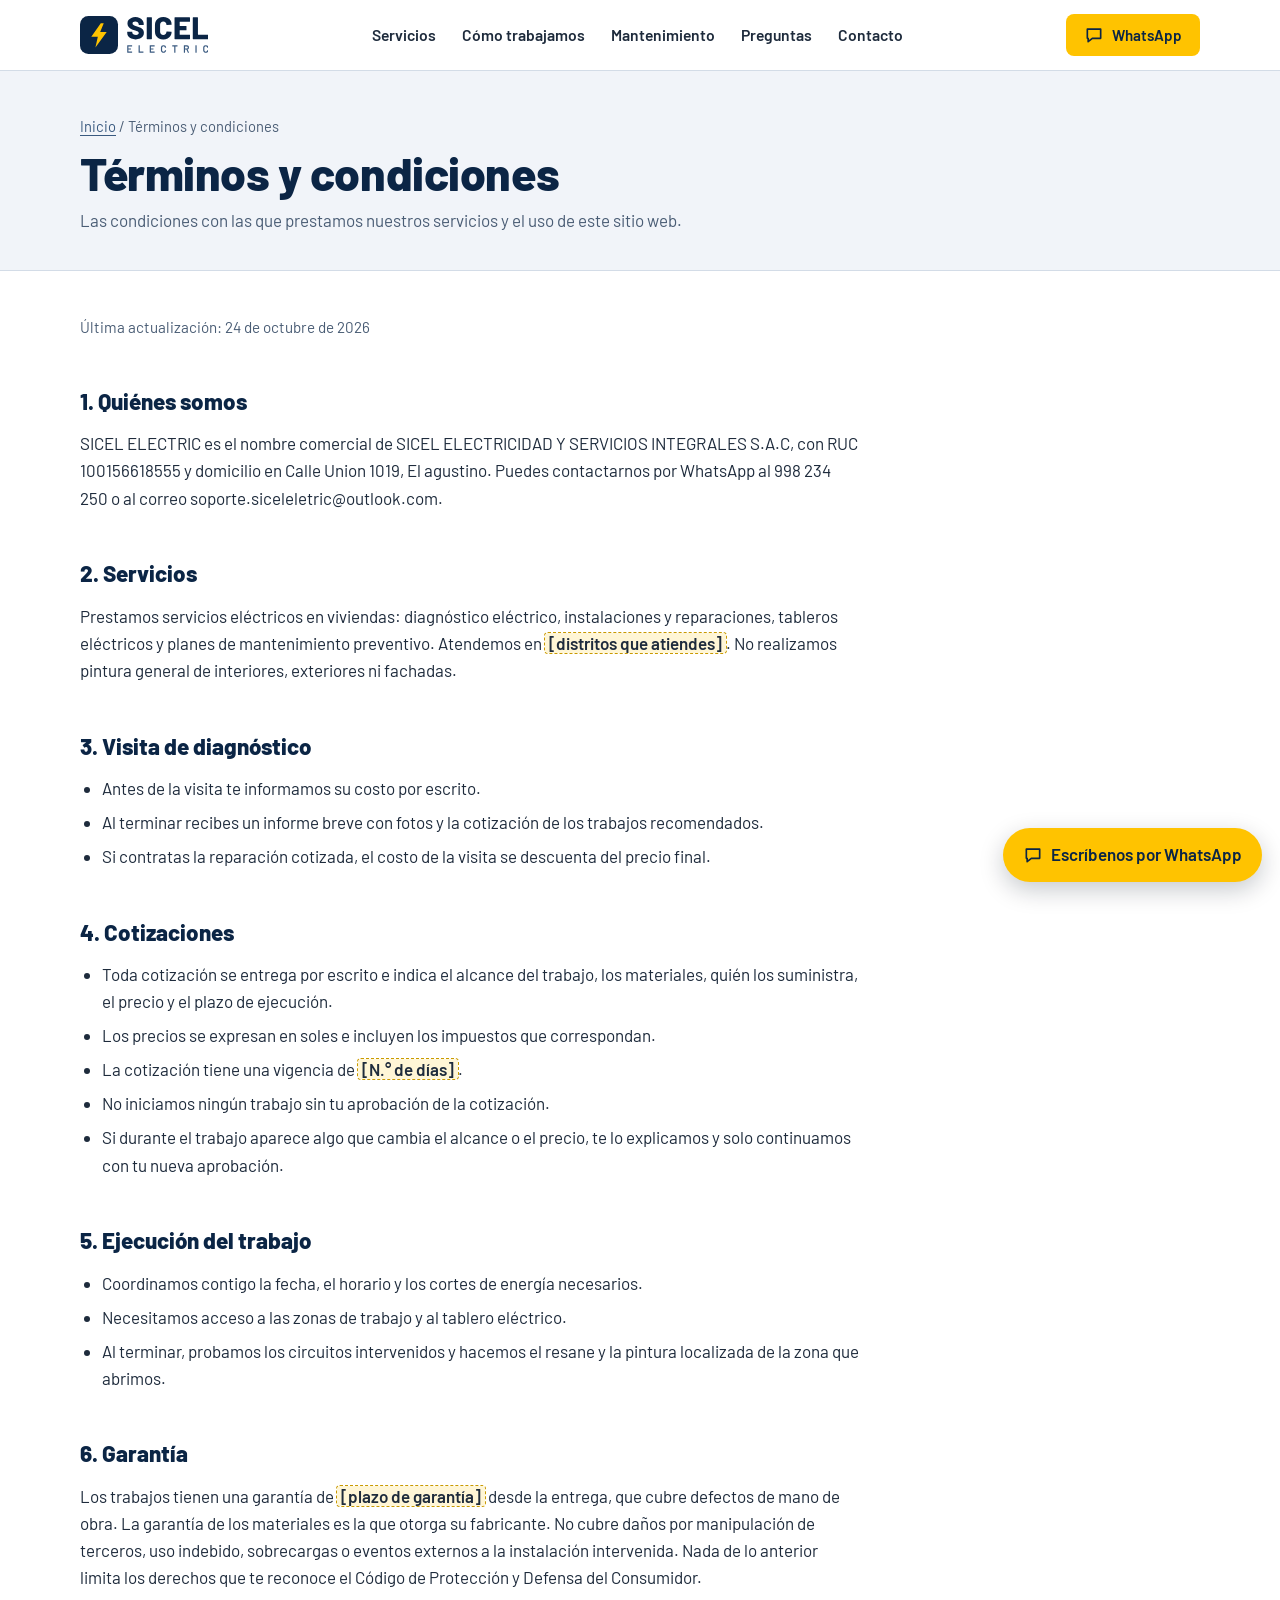
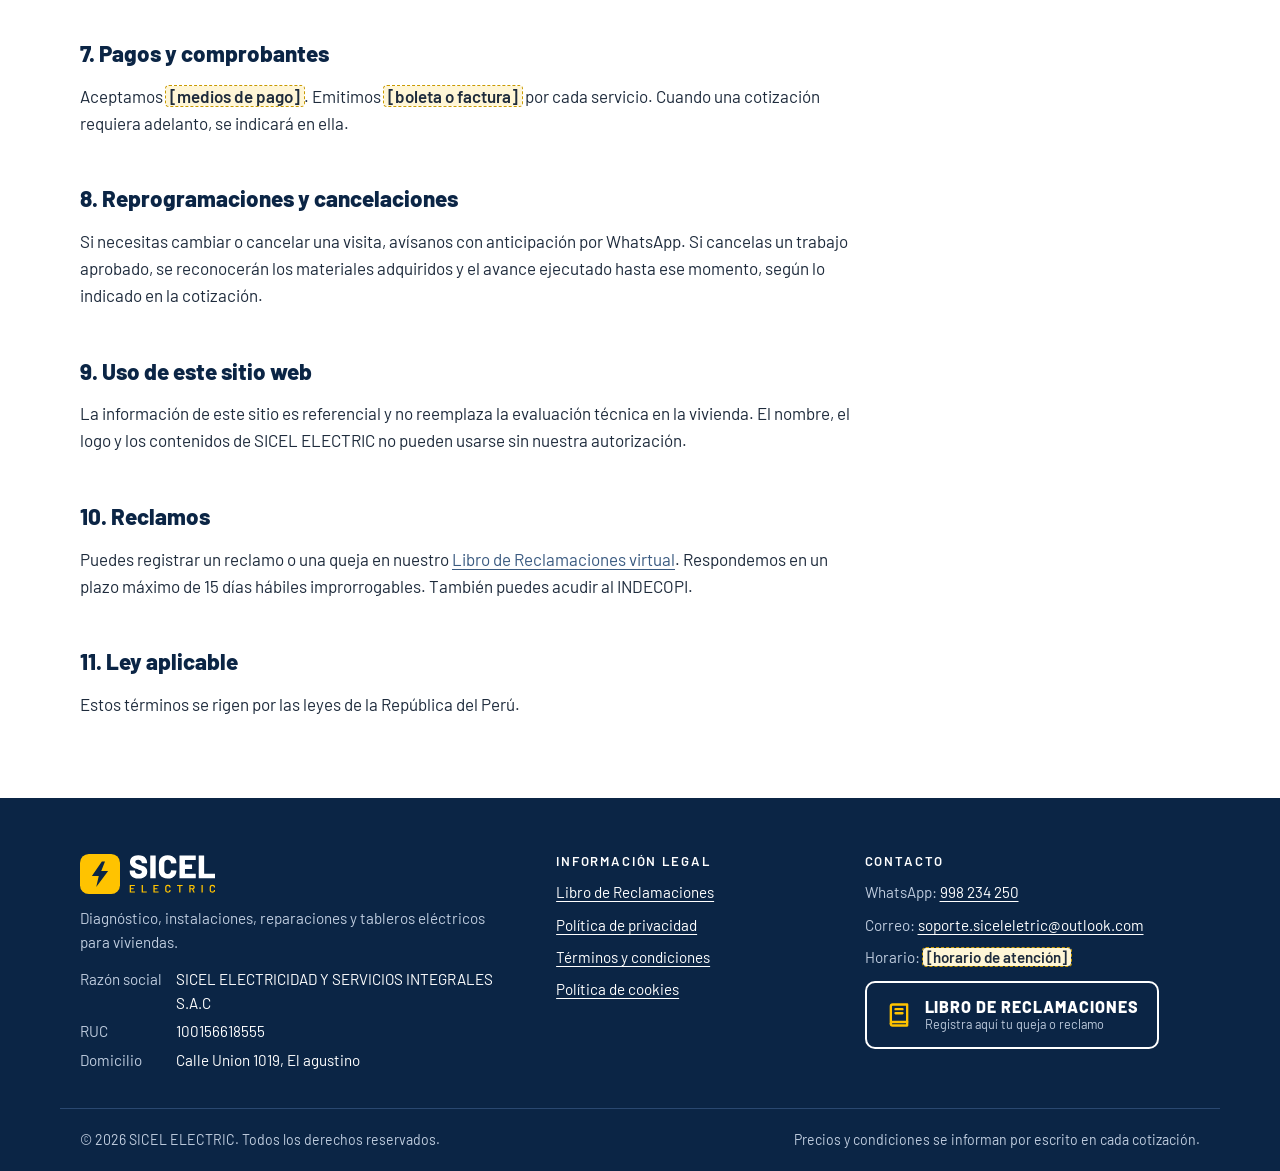
<file: SICEL-web/terminos-y-condiciones.html>
<!doctype html>
<html lang="es-PE">
<head>
<meta charset="utf-8">
<meta name="viewport" content="width=device-width, initial-scale=1, viewport-fit=cover">
<title>Términos y condiciones | SICEL ELECTRIC</title>
<meta name="description" content="Condiciones de los servicios eléctricos de SICEL ELECTRIC: visitas, cotizaciones, garantía y pagos.">
<meta name="theme-color" content="#0B2545">
<link rel="icon" href="assets/img/favicon.svg" type="image/svg+xml">
<link rel="icon" href="assets/img/favicon-32.png" sizes="32x32" type="image/png">
<link rel="apple-touch-icon" href="assets/img/apple-touch-icon.png">
<meta property="og:type" content="website">
<meta property="og:locale" content="es_PE">
<meta property="og:site_name" content="SICEL ELECTRIC">
<meta property="og:title" content="Términos y condiciones | SICEL ELECTRIC">
<meta property="og:description" content="Condiciones de los servicios eléctricos de SICEL ELECTRIC: visitas, cotizaciones, garantía y pagos.">
<meta property="og:image" content="assets/img/og-image.png">
<meta name="twitter:card" content="summary_large_image">
<link rel="preload" href="assets/fonts/barlow-extrabold.woff2" as="font" type="font/woff2" crossorigin>
<link rel="stylesheet" href="assets/css/sicel.css">
</head>
<body>
<a class="skip" href="#contenido">Ir al contenido</a>
<header class="site-header">
  <div class="wrap hdr">
    <a class="brand" href="./" aria-label="SICEL ELECTRIC, ir al inicio"><svg xmlns="http://www.w3.org/2000/svg" viewBox="0 0 445.99 132.00" aria-hidden="true" focusable="false"><g transform="translate(0.00 0.00) scale(1.3200)"><path d="M22,0 H78 A22,22 0 0 1 100,22 V78 A22,22 0 0 1 78,100 H22 A22,22 0 0 1 0,78 V22 A22,22 0 0 1 22,0 Z" class="lg-tile"/><path d="M54.70,18.80 L29.70,54.70 L46.90,54.70 L40.60,82.80 L70.30,42.20 L53.10,42.20 L62.50,18.80 Z" class="lg-bolt"/></g><path d="M164.0 57.776314318677095V55.7243143186771Q164.0 55.184314318677096 164.378 54.806314318677096Q164.756 54.428314318677096 165.296 54.428314318677096H180.308Q180.84799999999998 54.428314318677096 181.226 54.806314318677096Q181.60399999999998 55.184314318677096 181.60399999999998 55.7243143186771V57.020314318677094Q181.60399999999998 60.5843143186771 185.168 63.2303143186771Q188.732 65.8763143186771 194.78 65.8763143186771Q199.53199999999998 65.8763143186771 201.79999999999998 63.8243143186771Q204.06799999999998 61.7723143186771 204.06799999999998 59.0723143186771Q204.06799999999998 56.9123143186771 202.718 55.562314318677096Q201.368 54.2123143186771 199.1 53.294314318677095Q196.832 52.376314318677096 192.07999999999998 50.7563143186771Q191.432 50.4323143186771 190.784 50.2703143186771Q190.136 50.1083143186771 189.596 49.892314318677094Q182.576 47.6243143186771 177.392 44.9783143186771Q172.208 42.3323143186771 168.536 37.6343143186771Q164.864 32.9363143186771 164.864 26.0243143186771Q164.864 19.3283143186771 168.374 14.306314318677103Q171.884 9.284314318677104 178.14799999999997 6.584314318677102Q184.41199999999998 3.8843143186770988 192.296 3.8843143186770988Q200.612 3.8843143186770988 207.254 6.9083143186771Q213.896 9.9323143186771 217.676 15.4403143186771Q221.456 20.9483143186771 221.456 28.0763143186771V29.5883143186771Q221.456 30.1283143186771 221.07799999999997 30.5063143186771Q220.7 30.8843143186771 220.16 30.8843143186771H205.148Q204.608 30.8843143186771 204.23 30.5063143186771Q203.85199999999998 30.1283143186771 203.85199999999998 29.5883143186771V28.8323143186771Q203.85199999999998 25.052314318677098 200.504 22.136314318677098Q197.156 19.220314318677097 191.54 19.220314318677097Q187.328 19.220314318677097 184.952 20.9483143186771Q182.576 22.6763143186771 182.576 25.8083143186771Q182.576 28.184314318677096 184.088 29.7503143186771Q185.6 31.3163143186771 188.786 32.666314318677095Q191.97199999999998 34.0163143186771 198.56 36.1763143186771Q206.12 38.7683143186771 210.332 40.7123143186771Q214.54399999999998 42.6563143186771 218.26999999999998 47.0303143186771Q221.99599999999998 51.404314318677095 221.99599999999998 58.532314318677095Q221.99599999999998 65.5523143186771 218.432 70.6283143186771Q214.868 75.70431431867709 208.442 78.4583143186771Q202.016 81.2123143186771 193.48399999999998 81.2123143186771Q184.51999999999998 81.2123143186771 177.878 78.3503143186771Q171.236 75.4883143186771 167.618 70.14231431867711Q164.0 64.7963143186771 164.0 57.776314318677095Z M231.82399999999998 79.05231431867709V6.044314318677095Q231.82399999999998 5.504314318677103 232.202 5.126314318677103Q232.57999999999998 4.748314318677103 233.11999999999998 4.748314318677103H248.456Q248.99599999999998 4.748314318677103 249.37399999999997 5.126314318677103Q249.75199999999998 5.504314318677103 249.75199999999998 6.044314318677095V79.05231431867709Q249.75199999999998 79.5923143186771 249.37399999999997 79.9703143186771Q248.99599999999998 80.3483143186771 248.456 80.3483143186771H233.11999999999998Q232.57999999999998 80.3483143186771 232.202 79.9703143186771Q231.82399999999998 79.5923143186771 231.82399999999998 79.05231431867709Z M260.33599999999996 54.1043143186771V30.776314318677095Q260.33599999999996 22.784314318677097 263.95399999999995 16.682314318677097Q267.57199999999995 10.580314318677097 274.106 7.232314318677098Q280.64 3.8843143186770988 289.28 3.8843143186770988Q297.91999999999996 3.8843143186770988 304.45399999999995 7.070314318677099Q310.98799999999994 10.256314318677099 314.606 16.034314318677097Q318.224 21.812314318677096 318.224 29.3723143186771Q318.224 29.912314318677097 317.846 30.2363143186771Q317.46799999999996 30.5603143186771 316.928 30.5603143186771L301.592 31.532314318677095Q300.296 31.532314318677095 300.296 30.3443143186771Q300.296 25.2683143186771 297.272 22.244314318677098Q294.248 19.220314318677097 289.28 19.220314318677097Q284.31199999999995 19.220314318677097 281.28799999999995 22.298314318677097Q278.26399999999995 25.376314318677096 278.26399999999995 30.3443143186771V54.8603143186771Q278.26399999999995 59.8283143186771 281.28799999999995 62.8523143186771Q284.31199999999995 65.8763143186771 289.28 65.8763143186771Q294.248 65.8763143186771 297.272 62.8523143186771Q300.296 59.8283143186771 300.296 54.8603143186771Q300.296 53.672314318677095 301.592 53.672314318677095L316.928 54.428314318677096Q317.46799999999996 54.428314318677096 317.846 54.752314318677094Q318.224 55.0763143186771 318.224 55.508314318677094Q318.224 63.1763143186771 314.606 69.0083143186771Q310.98799999999994 74.8403143186771 304.45399999999995 78.0263143186771Q297.91999999999996 81.2123143186771 289.28 81.2123143186771Q280.64 81.2123143186771 274.106 77.8643143186771Q267.57199999999995 74.5163143186771 263.95399999999995 68.3603143186771Q260.33599999999996 62.2043143186771 260.33599999999996 54.1043143186771Z M380.756 20.0843143186771H346.844Q346.304 20.0843143186771 346.304 20.6243143186771V33.9083143186771Q346.304 34.4483143186771 346.844 34.4483143186771H368.552Q369.092 34.4483143186771 369.47 34.8263143186771Q369.848 35.2043143186771 369.848 35.7443143186771V48.380314318677094Q369.848 48.9203143186771 369.47 49.2983143186771Q369.092 49.6763143186771 368.552 49.6763143186771H346.844Q346.304 49.6763143186771 346.304 50.2163143186771V64.47231431867709Q346.304 65.0123143186771 346.844 65.0123143186771H380.756Q381.296 65.0123143186771 381.674 65.3903143186771Q382.052 65.7683143186771 382.052 66.3083143186771V79.05231431867709Q382.052 79.5923143186771 381.674 79.9703143186771Q381.296 80.3483143186771 380.756 80.3483143186771H329.672Q329.132 80.3483143186771 328.754 79.9703143186771Q328.376 79.5923143186771 328.376 79.05231431867709V6.044314318677095Q328.376 5.504314318677103 328.754 5.126314318677103Q329.132 4.748314318677103 329.672 4.748314318677103H380.756Q381.296 4.748314318677103 381.674 5.126314318677103Q382.052 5.504314318677103 382.052 6.044314318677095V18.788314318677095Q382.052 19.3283143186771 381.674 19.7063143186771Q381.296 20.0843143186771 380.756 20.0843143186771Z M391.772 79.05231431867709V6.044314318677095Q391.772 5.504314318677103 392.15 5.126314318677103Q392.528 4.748314318677103 393.06800000000004 4.748314318677103H408.404Q408.944 4.748314318677103 409.322 5.126314318677103Q409.70000000000005 5.504314318677103 409.70000000000005 6.044314318677095V64.47231431867709Q409.70000000000005 65.0123143186771 410.24 65.0123143186771H444.692Q445.232 65.0123143186771 445.61 65.3903143186771Q445.988 65.7683143186771 445.988 66.3083143186771V79.05231431867709Q445.988 79.5923143186771 445.61 79.9703143186771Q445.232 80.3483143186771 444.692 80.3483143186771H393.06800000000004Q392.528 80.3483143186771 392.15 79.9703143186771Q391.772 79.5923143186771 391.772 79.05231431867709Z" class="lg-word"/><path d="M180.70022509934626 105.56308165619791H168.37386847840023Q168.19313011152417 105.56308165619791 168.19313011152417 105.74382002307395V112.50343494423791Q168.19313011152417 112.68417331111395 168.37386847840023 112.68417331111395H176.65168568132293Q176.83242404819896 112.68417331111395 176.95894090501218 112.81069016792718Q177.0854577618254 112.9372070247404 177.0854577618254 113.11794539161644V115.86516856813228Q177.0854577618254 116.04590693500832 176.95894090501218 116.17242379182156Q176.83242404819896 116.29894064863478 176.65168568132293 116.29894064863478H168.37386847840023Q168.19313011152417 116.29894064863478 168.19313011152417 116.47967901551083V123.45617997692602Q168.19313011152417 123.63691834380207 168.37386847840023 123.63691834380207H180.70022509934626Q180.88096346622228 123.63691834380207 181.0074803230355 123.7634352006153Q181.13399717984873 123.88995205742853 181.13399717984873 124.07069042430457V126.8179136008204Q181.13399717984873 126.99865196769643 181.0074803230355 127.12516882450967Q180.88096346622228 127.2516856813229 180.70022509934626 127.2516856813229H164.4337720805025Q164.25303371362648 127.2516856813229 164.12651685681323 127.12516882450967Q164.0 126.99865196769643 164.0 126.8179136008204V102.38208639917958Q164.0 102.20134803230354 164.12651685681323 102.07483117549032Q164.25303371362648 101.94831431867708 164.4337720805025 101.94831431867708H180.70022509934626Q180.88096346622228 101.94831431867708 181.0074803230355 102.07483117549032Q181.13399717984873 102.20134803230354 181.13399717984873 102.38208639917958V105.12930957569542Q181.13399717984873 105.31004794257146 181.0074803230355 105.43656479938468Q180.88096346622228 105.56308165619791 180.70022509934626 105.56308165619791Z M203.47325932572747 126.8179136008204V102.38208639917958Q203.47325932572747 102.20134803230354 203.59977618254072 102.07483117549032Q203.72629303935395 101.94831431867708 203.90703140622998 101.94831431867708H207.23261735674913Q207.4133557236252 101.94831431867708 207.5398725804384 102.07483117549032Q207.66638943725164 102.20134803230354 207.66638943725164 102.38208639917958V123.45617997692602Q207.66638943725164 123.63691834380207 207.8471278041277 123.63691834380207H219.95659838482246Q220.1373367516985 123.63691834380207 220.26385360851174 123.7634352006153Q220.39037046532496 123.88995205742853 220.39037046532496 124.07069042430457V126.8179136008204Q220.39037046532496 126.99865196769643 220.26385360851174 127.12516882450967Q220.1373367516985 127.2516856813229 219.95659838482246 127.2516856813229H203.90703140622998Q203.72629303935395 127.2516856813229 203.59977618254072 127.12516882450967Q203.47325932572747 126.99865196769643 203.47325932572747 126.8179136008204Z M258.88764260992184 105.56308165619791H246.5612859889758Q246.38054762209975 105.56308165619791 246.38054762209975 105.74382002307395V112.50343494423791Q246.38054762209975 112.68417331111395 246.5612859889758 112.68417331111395H254.83910319189852Q255.01984155877454 112.68417331111395 255.14635841558777 112.81069016792718Q255.272875272401 112.9372070247404 255.272875272401 113.11794539161644V115.86516856813228Q255.272875272401 116.04590693500832 255.14635841558777 116.17242379182156Q255.01984155877454 116.29894064863478 254.83910319189852 116.29894064863478H246.5612859889758Q246.38054762209975 116.29894064863478 246.38054762209975 116.47967901551083V123.45617997692602Q246.38054762209975 123.63691834380207 246.5612859889758 123.63691834380207H258.88764260992184Q259.06838097679787 123.63691834380207 259.1948978336111 123.7634352006153Q259.3214146904243 123.88995205742853 259.3214146904243 124.07069042430457V126.8179136008204Q259.3214146904243 126.99865196769643 259.1948978336111 127.12516882450967Q259.06838097679787 127.2516856813229 258.88764260992184 127.2516856813229H242.6211895910781Q242.44045122420206 127.2516856813229 242.3139343673888 127.12516882450967Q242.18741751057559 126.99865196769643 242.18741751057559 126.8179136008204V102.38208639917958Q242.18741751057559 102.20134803230354 242.3139343673888 102.07483117549032Q242.44045122420206 101.94831431867708 242.6211895910781 101.94831431867708H258.88764260992184Q259.06838097679787 101.94831431867708 259.1948978336111 102.07483117549032Q259.3214146904243 102.20134803230354 259.3214146904243 102.38208639917958V105.12930957569542Q259.3214146904243 105.31004794257146 259.1948978336111 105.43656479938468Q259.06838097679787 105.56308165619791 258.88764260992184 105.56308165619791Z M281.0461663889245 119.04616382515061V110.11768850147416Q281.0461663889245 107.58735136520957 282.166744263556 105.67152467632354Q283.28732213818745 103.7556979874375 285.34773952057435 102.70741545955646Q287.4081569029612 101.65913293167542 290.1192324061018 101.65913293167542Q292.7941602358672 101.65913293167542 294.8545776182541 102.67126778618125Q296.91499500064094 103.68340264068708 298.0355728752724 105.5269339828227Q299.1561507499039 107.37046532495833 299.1561507499039 109.79235944109729Q299.1561507499039 109.97309780797332 299.02963389309065 110.09961466478654Q298.9031170362774 110.22613152159978 298.7223786694014 110.22613152159978L295.39679271888224 110.40686988847582Q294.9630206383797 110.40686988847582 294.9630206383797 110.00924548134853Q294.9630206383797 107.87653275221125 293.64363056018465 106.57521651070374Q292.32424048198953 105.27390026919625 290.1192324061018 105.27390026919625Q287.9142243302141 105.27390026919625 286.57676041533136 106.57521651070374Q285.2392965004487 107.87653275221125 285.2392965004487 110.00924548134853V119.22690219202666Q285.2392965004487 121.32346724778873 286.57676041533136 122.62478348929622Q287.9142243302141 123.92609973080373 290.1192324061018 123.92609973080373Q292.32424048198953 123.92609973080373 293.64363056018465 122.64285732598384Q294.9630206383797 121.35961492116394 294.9630206383797 119.22690219202666Q294.9630206383797 118.82927778489936 295.39679271888224 118.82927778489936L298.7223786694014 118.97386847840019Q298.9031170362774 118.97386847840019 299.02963389309065 119.08231149852583Q299.1561507499039 119.19075451865145 299.1561507499039 119.33534521215228Q299.1561507499039 121.79338700166645 298.0355728752724 123.65499218048967Q296.91499500064094 125.5165973593129 294.8545776182541 126.52873221381873Q292.7941602358672 127.54086706832456 290.1192324061018 127.54086706832456Q287.4081569029612 127.54086706832456 285.34773952057435 126.47451070375593Q283.28732213818745 125.40815433918728 282.166744263556 123.49232765030123Q281.0461663889245 121.57650096141519 281.0461663889245 119.04616382515061Z M338.7740007691322 102.38208639917958V105.16545724907061Q338.7740007691322 105.34619561594667 338.647483912319 105.4727124727599Q338.52096705550576 105.59922932957312 338.3402286886297 105.59922932957312H331.68905678759137Q331.50831842071534 105.59922932957312 331.50831842071534 105.77996769644916V126.8179136008204Q331.50831842071534 126.99865196769643 331.3818015639021 127.12516882450967Q331.2552847070889 127.2516856813229 331.07454634021286 127.2516856813229H327.74896038969365Q327.5682220228176 127.2516856813229 327.4417051660044 127.12516882450967Q327.31518830919117 126.99865196769643 327.31518830919117 126.8179136008204V105.77996769644916Q327.31518830919117 105.59922932957312 327.13444994231514 105.59922932957312H320.7363117549033Q320.5555733880272 105.59922932957312 320.429056531214 105.4727124727599Q320.30253967440075 105.34619561594667 320.30253967440075 105.16545724907061V102.38208639917958Q320.30253967440075 102.20134803230354 320.429056531214 102.07483117549032Q320.5555733880272 101.94831431867708 320.7363117549033 101.94831431867708H338.3402286886297Q338.52096705550576 101.94831431867708 338.647483912319 102.07483117549032Q338.7740007691322 102.20134803230354 338.7740007691322 102.38208639917958Z M374.4156067170876 126.92635662094602 369.6441138315601 116.51582668888602Q369.5718184848097 116.37123599538519 369.42722779130884 116.37123599538519H365.0895069862839Q364.90876861940785 116.37123599538519 364.90876861940785 116.55197436226123V126.8179136008204Q364.90876861940785 126.99865196769643 364.78225176259457 127.12516882450967Q364.65573490578134 127.2516856813229 364.4749965389053 127.2516856813229H361.14941058838616Q360.96867222151013 127.2516856813229 360.8421553646969 127.12516882450967Q360.7156385078837 126.99865196769643 360.7156385078837 126.8179136008204V102.38208639917958Q360.7156385078837 102.20134803230354 360.8421553646969 102.07483117549032Q360.96867222151013 101.94831431867708 361.14941058838616 101.94831431867708H371.09002076656844Q373.29502884245613 101.94831431867708 374.9939694910909 102.87007998974488Q376.6929101397257 103.7918456608127 377.63274964748115 105.4727124727599Q378.5725891552366 107.15357928470708 378.5725891552366 109.32243968721957Q378.5725891552366 111.81662915010895 377.2893467504167 113.56979130880656Q376.0061043455968 115.32295346750416 373.72880092295867 116.00975926163312Q373.65650557620825 116.00975926163312 373.620357902833 116.08205460838354Q373.5842102294578 116.15434995513395 373.620357902833 116.22664530188436L378.7171798487374 126.74561825406998Q378.7894751954878 126.89020894757081 378.7894751954878 126.96250429432123Q378.7894751954878 127.2516856813229 378.3918507883605 127.2516856813229H374.9216741443405Q374.56019741058844 127.2516856813229 374.4156067170876 126.92635662094602ZM364.90876861940785 105.74382002307395V112.9372070247404Q364.90876861940785 113.11794539161644 365.0895069862839 113.11794539161644H370.5116579925651Q372.2467463145751 113.11794539161644 373.31310267914375 112.08773670042301Q374.3794590437124 111.05752800922957 374.3794590437124 109.35858736059478Q374.3794590437124 107.65964671196 373.31310267914375 106.61136418407895Q372.2467463145751 105.56308165619791 370.5116579925651 105.56308165619791H365.0895069862839Q364.90876861940785 105.56308165619791 364.90876861940785 105.74382002307395Z M400.94799897449053 126.8179136008204V102.38208639917958Q400.94799897449053 102.20134803230354 401.07451583130376 102.07483117549032Q401.201032688117 101.94831431867708 401.381771054993 101.94831431867708H404.70735700551216Q404.8880953723882 101.94831431867708 405.0146122292015 102.07483117549032Q405.1411290860147 102.20134803230354 405.1411290860147 102.38208639917958V126.8179136008204Q405.1411290860147 126.99865196769643 405.0146122292015 127.12516882450967Q404.8880953723882 127.2516856813229 404.70735700551216 127.2516856813229H401.381771054993Q401.201032688117 127.2516856813229 401.07451583130376 127.12516882450967Q400.94799897449053 126.99865196769643 400.94799897449053 126.8179136008204Z M427.8780156390207 119.04616382515061V110.11768850147416Q427.8780156390207 107.58735136520957 428.99859351365217 105.67152467632354Q430.11917138828363 103.7556979874375 432.17958877067053 102.70741545955646Q434.2400061530574 101.65913293167542 436.95108165619797 101.65913293167542Q439.6260094859634 101.65913293167542 441.6864268683503 102.67126778618125Q443.7468442507371 103.68340264068708 444.8674221253686 105.5269339828227Q445.98800000000006 107.37046532495833 445.98800000000006 109.79235944109729Q445.98800000000006 109.97309780797332 445.86148314318683 110.09961466478654Q445.7349662863736 110.22613152159978 445.5542279194976 110.22613152159978L442.2286419689784 110.40686988847582Q441.7948698884759 110.40686988847582 441.7948698884759 110.00924548134853Q441.7948698884759 107.87653275221125 440.47547981028083 106.57521651070374Q439.1560897320857 105.27390026919625 436.95108165619797 105.27390026919625Q434.7460735803103 105.27390026919625 433.40860966542755 106.57521651070374Q432.0711457505449 107.87653275221125 432.0711457505449 110.00924548134853V119.22690219202666Q432.0711457505449 121.32346724778873 433.40860966542755 122.62478348929622Q434.7460735803103 123.92609973080373 436.95108165619797 123.92609973080373Q439.1560897320857 123.92609973080373 440.47547981028083 122.64285732598384Q441.7948698884759 121.35961492116394 441.7948698884759 119.22690219202666Q441.7948698884759 118.82927778489936 442.2286419689784 118.82927778489936L445.5542279194976 118.97386847840019Q445.7349662863736 118.97386847840019 445.86148314318683 119.08231149852583Q445.98800000000006 119.19075451865145 445.98800000000006 119.33534521215228Q445.98800000000006 121.79338700166645 444.8674221253686 123.65499218048967Q443.7468442507371 125.5165973593129 441.6864268683503 126.52873221381873Q439.6260094859634 127.54086706832456 436.95108165619797 127.54086706832456Q434.2400061530574 127.54086706832456 432.17958877067053 126.47451070375593Q430.11917138828363 125.40815433918728 428.99859351365217 123.49232765030123Q427.8780156390207 121.57650096141519 427.8780156390207 119.04616382515061Z" class="lg-sub"/></svg></a>
    <nav class="nav" aria-label="Principal">
      <a href="./#servicios">Servicios</a>
      <a href="./#como-trabajamos">Cómo trabajamos</a>
      <a href="./#mantenimiento">Mantenimiento</a>
      <a href="./#preguntas">Preguntas</a>
      <a href="./#contacto">Contacto</a>
    </nav>
    <a class="btn btn-primary btn-sm" href="https://wa.me/51998234250?text=Hola%20SICEL%20ELECTRIC%2C%20quiero%20hacer%20una%20consulta." target="_blank" rel="noopener"><svg class="icon" viewBox="0 0 24 24" fill="none" stroke="currentColor" stroke-width="2" stroke-linecap="round" stroke-linejoin="round" aria-hidden="true" focusable="false"><path d="M4 5h16v11H10l-5 4v-4H4z"/></svg>WhatsApp</a>
  </div>
</header>

<main id="contenido">
  <div class="page-head">
    <div class="wrap">
      <p class="crumbs"><a href="./">Inicio</a> / Términos y condiciones</p>
      <h1>Términos y condiciones</h1>
      <p>Las condiciones con las que prestamos nuestros servicios y el uso de este sitio web.</p>
    </div>
  </div>
  <div class="wrap">
    <article class="doc">
      <p class="meta">Última actualización: 24 de octubre de 2026</p>

      <h2>1. Quiénes somos</h2>
      <p>SICEL ELECTRIC es el nombre comercial de <span>SICEL ELECTRICIDAD Y SERVICIOS INTEGRALES S.A.C</span>, con RUC <span>100156618555</span> y domicilio en <span>Calle Union 1019, El agustino</span>. Puedes contactarnos por WhatsApp al 998 234 250 o al correo soporte.siceleletric@outlook.com.</p>

      <h2>2. Servicios</h2>
      <p>Prestamos servicios eléctricos en viviendas: diagnóstico eléctrico, instalaciones y reparaciones, tableros eléctricos y planes de mantenimiento preventivo. Atendemos en <span class="ph">[distritos que atiendes]</span>. No realizamos pintura general de interiores, exteriores ni fachadas.</p>

      <h2>3. Visita de diagnóstico</h2>
      <ul>
        <li>Antes de la visita te informamos su costo por escrito.</li>
        <li>Al terminar recibes un informe breve con fotos y la cotización de los trabajos recomendados.</li>
        <li>Si contratas la reparación cotizada, el costo de la visita se descuenta del precio final.</li>
      </ul>

      <h2>4. Cotizaciones</h2>
      <ul>
        <li>Toda cotización se entrega por escrito e indica el alcance del trabajo, los materiales, quién los suministra, el precio y el plazo de ejecución.</li>
        <li>Los precios se expresan en soles e incluyen los impuestos que correspondan.</li>
        <li>La cotización tiene una vigencia de <span class="ph">[N.° de días]</span>.</li>
        <li>No iniciamos ningún trabajo sin tu aprobación de la cotización.</li>
        <li>Si durante el trabajo aparece algo que cambia el alcance o el precio, te lo explicamos y solo continuamos con tu nueva aprobación.</li>
      </ul>

      <h2>5. Ejecución del trabajo</h2>
      <ul>
        <li>Coordinamos contigo la fecha, el horario y los cortes de energía necesarios.</li>
        <li>Necesitamos acceso a las zonas de trabajo y al tablero eléctrico.</li>
        <li>Al terminar, probamos los circuitos intervenidos y hacemos el resane y la pintura localizada de la zona que abrimos.</li>
      </ul>

      <h2>6. Garantía</h2>
      <p>Los trabajos tienen una garantía de <span class="ph">[plazo de garantía]</span> desde la entrega, que cubre defectos de mano de obra. La garantía de los materiales es la que otorga su fabricante. No cubre daños por manipulación de terceros, uso indebido, sobrecargas o eventos externos a la instalación intervenida. Nada de lo anterior limita los derechos que te reconoce el Código de Protección y Defensa del Consumidor.</p>

      <h2>7. Pagos y comprobantes</h2>
      <p>Aceptamos <span class="ph">[medios de pago]</span>. Emitimos <span class="ph">[boleta o factura]</span> por cada servicio. Cuando una cotización requiera adelanto, se indicará en ella.</p>

      <h2>8. Reprogramaciones y cancelaciones</h2>
      <p>Si necesitas cambiar o cancelar una visita, avísanos con anticipación por WhatsApp. Si cancelas un trabajo aprobado, se reconocerán los materiales adquiridos y el avance ejecutado hasta ese momento, según lo indicado en la cotización.</p>

      <h2>9. Uso de este sitio web</h2>
      <p>La información de este sitio es referencial y no reemplaza la evaluación técnica en la vivienda. El nombre, el logo y los contenidos de SICEL ELECTRIC no pueden usarse sin nuestra autorización.</p>

      <h2>10. Reclamos</h2>
      <p>Puedes registrar un reclamo o una queja en nuestro <a href="libro-de-reclamaciones.html">Libro de Reclamaciones virtual</a>. Respondemos en un plazo máximo de 15 días hábiles improrrogables. También puedes acudir al INDECOPI.</p>

      <h2>11. Ley aplicable</h2>
      <p>Estos términos se rigen por las leyes de la República del Perú.</p>
    </article>
  </div>
</main>

<footer class="site-footer">
  <div class="wrap foot-grid">
    <div class="foot-col">
      <a class="foot-brand" href="./" aria-label="SICEL ELECTRIC, ir al inicio"><svg xmlns="http://www.w3.org/2000/svg" viewBox="0 0 445.99 132.00" aria-hidden="true" focusable="false"><g transform="translate(0.00 0.00) scale(1.3200)"><path d="M22,0 H78 A22,22 0 0 1 100,22 V78 A22,22 0 0 1 78,100 H22 A22,22 0 0 1 0,78 V22 A22,22 0 0 1 22,0 Z" class="lg-tile"/><path d="M54.70,18.80 L29.70,54.70 L46.90,54.70 L40.60,82.80 L70.30,42.20 L53.10,42.20 L62.50,18.80 Z" class="lg-bolt"/></g><path d="M164.0 57.776314318677095V55.7243143186771Q164.0 55.184314318677096 164.378 54.806314318677096Q164.756 54.428314318677096 165.296 54.428314318677096H180.308Q180.84799999999998 54.428314318677096 181.226 54.806314318677096Q181.60399999999998 55.184314318677096 181.60399999999998 55.7243143186771V57.020314318677094Q181.60399999999998 60.5843143186771 185.168 63.2303143186771Q188.732 65.8763143186771 194.78 65.8763143186771Q199.53199999999998 65.8763143186771 201.79999999999998 63.8243143186771Q204.06799999999998 61.7723143186771 204.06799999999998 59.0723143186771Q204.06799999999998 56.9123143186771 202.718 55.562314318677096Q201.368 54.2123143186771 199.1 53.294314318677095Q196.832 52.376314318677096 192.07999999999998 50.7563143186771Q191.432 50.4323143186771 190.784 50.2703143186771Q190.136 50.1083143186771 189.596 49.892314318677094Q182.576 47.6243143186771 177.392 44.9783143186771Q172.208 42.3323143186771 168.536 37.6343143186771Q164.864 32.9363143186771 164.864 26.0243143186771Q164.864 19.3283143186771 168.374 14.306314318677103Q171.884 9.284314318677104 178.14799999999997 6.584314318677102Q184.41199999999998 3.8843143186770988 192.296 3.8843143186770988Q200.612 3.8843143186770988 207.254 6.9083143186771Q213.896 9.9323143186771 217.676 15.4403143186771Q221.456 20.9483143186771 221.456 28.0763143186771V29.5883143186771Q221.456 30.1283143186771 221.07799999999997 30.5063143186771Q220.7 30.8843143186771 220.16 30.8843143186771H205.148Q204.608 30.8843143186771 204.23 30.5063143186771Q203.85199999999998 30.1283143186771 203.85199999999998 29.5883143186771V28.8323143186771Q203.85199999999998 25.052314318677098 200.504 22.136314318677098Q197.156 19.220314318677097 191.54 19.220314318677097Q187.328 19.220314318677097 184.952 20.9483143186771Q182.576 22.6763143186771 182.576 25.8083143186771Q182.576 28.184314318677096 184.088 29.7503143186771Q185.6 31.3163143186771 188.786 32.666314318677095Q191.97199999999998 34.0163143186771 198.56 36.1763143186771Q206.12 38.7683143186771 210.332 40.7123143186771Q214.54399999999998 42.6563143186771 218.26999999999998 47.0303143186771Q221.99599999999998 51.404314318677095 221.99599999999998 58.532314318677095Q221.99599999999998 65.5523143186771 218.432 70.6283143186771Q214.868 75.70431431867709 208.442 78.4583143186771Q202.016 81.2123143186771 193.48399999999998 81.2123143186771Q184.51999999999998 81.2123143186771 177.878 78.3503143186771Q171.236 75.4883143186771 167.618 70.14231431867711Q164.0 64.7963143186771 164.0 57.776314318677095Z M231.82399999999998 79.05231431867709V6.044314318677095Q231.82399999999998 5.504314318677103 232.202 5.126314318677103Q232.57999999999998 4.748314318677103 233.11999999999998 4.748314318677103H248.456Q248.99599999999998 4.748314318677103 249.37399999999997 5.126314318677103Q249.75199999999998 5.504314318677103 249.75199999999998 6.044314318677095V79.05231431867709Q249.75199999999998 79.5923143186771 249.37399999999997 79.9703143186771Q248.99599999999998 80.3483143186771 248.456 80.3483143186771H233.11999999999998Q232.57999999999998 80.3483143186771 232.202 79.9703143186771Q231.82399999999998 79.5923143186771 231.82399999999998 79.05231431867709Z M260.33599999999996 54.1043143186771V30.776314318677095Q260.33599999999996 22.784314318677097 263.95399999999995 16.682314318677097Q267.57199999999995 10.580314318677097 274.106 7.232314318677098Q280.64 3.8843143186770988 289.28 3.8843143186770988Q297.91999999999996 3.8843143186770988 304.45399999999995 7.070314318677099Q310.98799999999994 10.256314318677099 314.606 16.034314318677097Q318.224 21.812314318677096 318.224 29.3723143186771Q318.224 29.912314318677097 317.846 30.2363143186771Q317.46799999999996 30.5603143186771 316.928 30.5603143186771L301.592 31.532314318677095Q300.296 31.532314318677095 300.296 30.3443143186771Q300.296 25.2683143186771 297.272 22.244314318677098Q294.248 19.220314318677097 289.28 19.220314318677097Q284.31199999999995 19.220314318677097 281.28799999999995 22.298314318677097Q278.26399999999995 25.376314318677096 278.26399999999995 30.3443143186771V54.8603143186771Q278.26399999999995 59.8283143186771 281.28799999999995 62.8523143186771Q284.31199999999995 65.8763143186771 289.28 65.8763143186771Q294.248 65.8763143186771 297.272 62.8523143186771Q300.296 59.8283143186771 300.296 54.8603143186771Q300.296 53.672314318677095 301.592 53.672314318677095L316.928 54.428314318677096Q317.46799999999996 54.428314318677096 317.846 54.752314318677094Q318.224 55.0763143186771 318.224 55.508314318677094Q318.224 63.1763143186771 314.606 69.0083143186771Q310.98799999999994 74.8403143186771 304.45399999999995 78.0263143186771Q297.91999999999996 81.2123143186771 289.28 81.2123143186771Q280.64 81.2123143186771 274.106 77.8643143186771Q267.57199999999995 74.5163143186771 263.95399999999995 68.3603143186771Q260.33599999999996 62.2043143186771 260.33599999999996 54.1043143186771Z M380.756 20.0843143186771H346.844Q346.304 20.0843143186771 346.304 20.6243143186771V33.9083143186771Q346.304 34.4483143186771 346.844 34.4483143186771H368.552Q369.092 34.4483143186771 369.47 34.8263143186771Q369.848 35.2043143186771 369.848 35.7443143186771V48.380314318677094Q369.848 48.9203143186771 369.47 49.2983143186771Q369.092 49.6763143186771 368.552 49.6763143186771H346.844Q346.304 49.6763143186771 346.304 50.2163143186771V64.47231431867709Q346.304 65.0123143186771 346.844 65.0123143186771H380.756Q381.296 65.0123143186771 381.674 65.3903143186771Q382.052 65.7683143186771 382.052 66.3083143186771V79.05231431867709Q382.052 79.5923143186771 381.674 79.9703143186771Q381.296 80.3483143186771 380.756 80.3483143186771H329.672Q329.132 80.3483143186771 328.754 79.9703143186771Q328.376 79.5923143186771 328.376 79.05231431867709V6.044314318677095Q328.376 5.504314318677103 328.754 5.126314318677103Q329.132 4.748314318677103 329.672 4.748314318677103H380.756Q381.296 4.748314318677103 381.674 5.126314318677103Q382.052 5.504314318677103 382.052 6.044314318677095V18.788314318677095Q382.052 19.3283143186771 381.674 19.7063143186771Q381.296 20.0843143186771 380.756 20.0843143186771Z M391.772 79.05231431867709V6.044314318677095Q391.772 5.504314318677103 392.15 5.126314318677103Q392.528 4.748314318677103 393.06800000000004 4.748314318677103H408.404Q408.944 4.748314318677103 409.322 5.126314318677103Q409.70000000000005 5.504314318677103 409.70000000000005 6.044314318677095V64.47231431867709Q409.70000000000005 65.0123143186771 410.24 65.0123143186771H444.692Q445.232 65.0123143186771 445.61 65.3903143186771Q445.988 65.7683143186771 445.988 66.3083143186771V79.05231431867709Q445.988 79.5923143186771 445.61 79.9703143186771Q445.232 80.3483143186771 444.692 80.3483143186771H393.06800000000004Q392.528 80.3483143186771 392.15 79.9703143186771Q391.772 79.5923143186771 391.772 79.05231431867709Z" class="lg-word"/><path d="M180.70022509934626 105.56308165619791H168.37386847840023Q168.19313011152417 105.56308165619791 168.19313011152417 105.74382002307395V112.50343494423791Q168.19313011152417 112.68417331111395 168.37386847840023 112.68417331111395H176.65168568132293Q176.83242404819896 112.68417331111395 176.95894090501218 112.81069016792718Q177.0854577618254 112.9372070247404 177.0854577618254 113.11794539161644V115.86516856813228Q177.0854577618254 116.04590693500832 176.95894090501218 116.17242379182156Q176.83242404819896 116.29894064863478 176.65168568132293 116.29894064863478H168.37386847840023Q168.19313011152417 116.29894064863478 168.19313011152417 116.47967901551083V123.45617997692602Q168.19313011152417 123.63691834380207 168.37386847840023 123.63691834380207H180.70022509934626Q180.88096346622228 123.63691834380207 181.0074803230355 123.7634352006153Q181.13399717984873 123.88995205742853 181.13399717984873 124.07069042430457V126.8179136008204Q181.13399717984873 126.99865196769643 181.0074803230355 127.12516882450967Q180.88096346622228 127.2516856813229 180.70022509934626 127.2516856813229H164.4337720805025Q164.25303371362648 127.2516856813229 164.12651685681323 127.12516882450967Q164.0 126.99865196769643 164.0 126.8179136008204V102.38208639917958Q164.0 102.20134803230354 164.12651685681323 102.07483117549032Q164.25303371362648 101.94831431867708 164.4337720805025 101.94831431867708H180.70022509934626Q180.88096346622228 101.94831431867708 181.0074803230355 102.07483117549032Q181.13399717984873 102.20134803230354 181.13399717984873 102.38208639917958V105.12930957569542Q181.13399717984873 105.31004794257146 181.0074803230355 105.43656479938468Q180.88096346622228 105.56308165619791 180.70022509934626 105.56308165619791Z M203.47325932572747 126.8179136008204V102.38208639917958Q203.47325932572747 102.20134803230354 203.59977618254072 102.07483117549032Q203.72629303935395 101.94831431867708 203.90703140622998 101.94831431867708H207.23261735674913Q207.4133557236252 101.94831431867708 207.5398725804384 102.07483117549032Q207.66638943725164 102.20134803230354 207.66638943725164 102.38208639917958V123.45617997692602Q207.66638943725164 123.63691834380207 207.8471278041277 123.63691834380207H219.95659838482246Q220.1373367516985 123.63691834380207 220.26385360851174 123.7634352006153Q220.39037046532496 123.88995205742853 220.39037046532496 124.07069042430457V126.8179136008204Q220.39037046532496 126.99865196769643 220.26385360851174 127.12516882450967Q220.1373367516985 127.2516856813229 219.95659838482246 127.2516856813229H203.90703140622998Q203.72629303935395 127.2516856813229 203.59977618254072 127.12516882450967Q203.47325932572747 126.99865196769643 203.47325932572747 126.8179136008204Z M258.88764260992184 105.56308165619791H246.5612859889758Q246.38054762209975 105.56308165619791 246.38054762209975 105.74382002307395V112.50343494423791Q246.38054762209975 112.68417331111395 246.5612859889758 112.68417331111395H254.83910319189852Q255.01984155877454 112.68417331111395 255.14635841558777 112.81069016792718Q255.272875272401 112.9372070247404 255.272875272401 113.11794539161644V115.86516856813228Q255.272875272401 116.04590693500832 255.14635841558777 116.17242379182156Q255.01984155877454 116.29894064863478 254.83910319189852 116.29894064863478H246.5612859889758Q246.38054762209975 116.29894064863478 246.38054762209975 116.47967901551083V123.45617997692602Q246.38054762209975 123.63691834380207 246.5612859889758 123.63691834380207H258.88764260992184Q259.06838097679787 123.63691834380207 259.1948978336111 123.7634352006153Q259.3214146904243 123.88995205742853 259.3214146904243 124.07069042430457V126.8179136008204Q259.3214146904243 126.99865196769643 259.1948978336111 127.12516882450967Q259.06838097679787 127.2516856813229 258.88764260992184 127.2516856813229H242.6211895910781Q242.44045122420206 127.2516856813229 242.3139343673888 127.12516882450967Q242.18741751057559 126.99865196769643 242.18741751057559 126.8179136008204V102.38208639917958Q242.18741751057559 102.20134803230354 242.3139343673888 102.07483117549032Q242.44045122420206 101.94831431867708 242.6211895910781 101.94831431867708H258.88764260992184Q259.06838097679787 101.94831431867708 259.1948978336111 102.07483117549032Q259.3214146904243 102.20134803230354 259.3214146904243 102.38208639917958V105.12930957569542Q259.3214146904243 105.31004794257146 259.1948978336111 105.43656479938468Q259.06838097679787 105.56308165619791 258.88764260992184 105.56308165619791Z M281.0461663889245 119.04616382515061V110.11768850147416Q281.0461663889245 107.58735136520957 282.166744263556 105.67152467632354Q283.28732213818745 103.7556979874375 285.34773952057435 102.70741545955646Q287.4081569029612 101.65913293167542 290.1192324061018 101.65913293167542Q292.7941602358672 101.65913293167542 294.8545776182541 102.67126778618125Q296.91499500064094 103.68340264068708 298.0355728752724 105.5269339828227Q299.1561507499039 107.37046532495833 299.1561507499039 109.79235944109729Q299.1561507499039 109.97309780797332 299.02963389309065 110.09961466478654Q298.9031170362774 110.22613152159978 298.7223786694014 110.22613152159978L295.39679271888224 110.40686988847582Q294.9630206383797 110.40686988847582 294.9630206383797 110.00924548134853Q294.9630206383797 107.87653275221125 293.64363056018465 106.57521651070374Q292.32424048198953 105.27390026919625 290.1192324061018 105.27390026919625Q287.9142243302141 105.27390026919625 286.57676041533136 106.57521651070374Q285.2392965004487 107.87653275221125 285.2392965004487 110.00924548134853V119.22690219202666Q285.2392965004487 121.32346724778873 286.57676041533136 122.62478348929622Q287.9142243302141 123.92609973080373 290.1192324061018 123.92609973080373Q292.32424048198953 123.92609973080373 293.64363056018465 122.64285732598384Q294.9630206383797 121.35961492116394 294.9630206383797 119.22690219202666Q294.9630206383797 118.82927778489936 295.39679271888224 118.82927778489936L298.7223786694014 118.97386847840019Q298.9031170362774 118.97386847840019 299.02963389309065 119.08231149852583Q299.1561507499039 119.19075451865145 299.1561507499039 119.33534521215228Q299.1561507499039 121.79338700166645 298.0355728752724 123.65499218048967Q296.91499500064094 125.5165973593129 294.8545776182541 126.52873221381873Q292.7941602358672 127.54086706832456 290.1192324061018 127.54086706832456Q287.4081569029612 127.54086706832456 285.34773952057435 126.47451070375593Q283.28732213818745 125.40815433918728 282.166744263556 123.49232765030123Q281.0461663889245 121.57650096141519 281.0461663889245 119.04616382515061Z M338.7740007691322 102.38208639917958V105.16545724907061Q338.7740007691322 105.34619561594667 338.647483912319 105.4727124727599Q338.52096705550576 105.59922932957312 338.3402286886297 105.59922932957312H331.68905678759137Q331.50831842071534 105.59922932957312 331.50831842071534 105.77996769644916V126.8179136008204Q331.50831842071534 126.99865196769643 331.3818015639021 127.12516882450967Q331.2552847070889 127.2516856813229 331.07454634021286 127.2516856813229H327.74896038969365Q327.5682220228176 127.2516856813229 327.4417051660044 127.12516882450967Q327.31518830919117 126.99865196769643 327.31518830919117 126.8179136008204V105.77996769644916Q327.31518830919117 105.59922932957312 327.13444994231514 105.59922932957312H320.7363117549033Q320.5555733880272 105.59922932957312 320.429056531214 105.4727124727599Q320.30253967440075 105.34619561594667 320.30253967440075 105.16545724907061V102.38208639917958Q320.30253967440075 102.20134803230354 320.429056531214 102.07483117549032Q320.5555733880272 101.94831431867708 320.7363117549033 101.94831431867708H338.3402286886297Q338.52096705550576 101.94831431867708 338.647483912319 102.07483117549032Q338.7740007691322 102.20134803230354 338.7740007691322 102.38208639917958Z M374.4156067170876 126.92635662094602 369.6441138315601 116.51582668888602Q369.5718184848097 116.37123599538519 369.42722779130884 116.37123599538519H365.0895069862839Q364.90876861940785 116.37123599538519 364.90876861940785 116.55197436226123V126.8179136008204Q364.90876861940785 126.99865196769643 364.78225176259457 127.12516882450967Q364.65573490578134 127.2516856813229 364.4749965389053 127.2516856813229H361.14941058838616Q360.96867222151013 127.2516856813229 360.8421553646969 127.12516882450967Q360.7156385078837 126.99865196769643 360.7156385078837 126.8179136008204V102.38208639917958Q360.7156385078837 102.20134803230354 360.8421553646969 102.07483117549032Q360.96867222151013 101.94831431867708 361.14941058838616 101.94831431867708H371.09002076656844Q373.29502884245613 101.94831431867708 374.9939694910909 102.87007998974488Q376.6929101397257 103.7918456608127 377.63274964748115 105.4727124727599Q378.5725891552366 107.15357928470708 378.5725891552366 109.32243968721957Q378.5725891552366 111.81662915010895 377.2893467504167 113.56979130880656Q376.0061043455968 115.32295346750416 373.72880092295867 116.00975926163312Q373.65650557620825 116.00975926163312 373.620357902833 116.08205460838354Q373.5842102294578 116.15434995513395 373.620357902833 116.22664530188436L378.7171798487374 126.74561825406998Q378.7894751954878 126.89020894757081 378.7894751954878 126.96250429432123Q378.7894751954878 127.2516856813229 378.3918507883605 127.2516856813229H374.9216741443405Q374.56019741058844 127.2516856813229 374.4156067170876 126.92635662094602ZM364.90876861940785 105.74382002307395V112.9372070247404Q364.90876861940785 113.11794539161644 365.0895069862839 113.11794539161644H370.5116579925651Q372.2467463145751 113.11794539161644 373.31310267914375 112.08773670042301Q374.3794590437124 111.05752800922957 374.3794590437124 109.35858736059478Q374.3794590437124 107.65964671196 373.31310267914375 106.61136418407895Q372.2467463145751 105.56308165619791 370.5116579925651 105.56308165619791H365.0895069862839Q364.90876861940785 105.56308165619791 364.90876861940785 105.74382002307395Z M400.94799897449053 126.8179136008204V102.38208639917958Q400.94799897449053 102.20134803230354 401.07451583130376 102.07483117549032Q401.201032688117 101.94831431867708 401.381771054993 101.94831431867708H404.70735700551216Q404.8880953723882 101.94831431867708 405.0146122292015 102.07483117549032Q405.1411290860147 102.20134803230354 405.1411290860147 102.38208639917958V126.8179136008204Q405.1411290860147 126.99865196769643 405.0146122292015 127.12516882450967Q404.8880953723882 127.2516856813229 404.70735700551216 127.2516856813229H401.381771054993Q401.201032688117 127.2516856813229 401.07451583130376 127.12516882450967Q400.94799897449053 126.99865196769643 400.94799897449053 126.8179136008204Z M427.8780156390207 119.04616382515061V110.11768850147416Q427.8780156390207 107.58735136520957 428.99859351365217 105.67152467632354Q430.11917138828363 103.7556979874375 432.17958877067053 102.70741545955646Q434.2400061530574 101.65913293167542 436.95108165619797 101.65913293167542Q439.6260094859634 101.65913293167542 441.6864268683503 102.67126778618125Q443.7468442507371 103.68340264068708 444.8674221253686 105.5269339828227Q445.98800000000006 107.37046532495833 445.98800000000006 109.79235944109729Q445.98800000000006 109.97309780797332 445.86148314318683 110.09961466478654Q445.7349662863736 110.22613152159978 445.5542279194976 110.22613152159978L442.2286419689784 110.40686988847582Q441.7948698884759 110.40686988847582 441.7948698884759 110.00924548134853Q441.7948698884759 107.87653275221125 440.47547981028083 106.57521651070374Q439.1560897320857 105.27390026919625 436.95108165619797 105.27390026919625Q434.7460735803103 105.27390026919625 433.40860966542755 106.57521651070374Q432.0711457505449 107.87653275221125 432.0711457505449 110.00924548134853V119.22690219202666Q432.0711457505449 121.32346724778873 433.40860966542755 122.62478348929622Q434.7460735803103 123.92609973080373 436.95108165619797 123.92609973080373Q439.1560897320857 123.92609973080373 440.47547981028083 122.64285732598384Q441.7948698884759 121.35961492116394 441.7948698884759 119.22690219202666Q441.7948698884759 118.82927778489936 442.2286419689784 118.82927778489936L445.5542279194976 118.97386847840019Q445.7349662863736 118.97386847840019 445.86148314318683 119.08231149852583Q445.98800000000006 119.19075451865145 445.98800000000006 119.33534521215228Q445.98800000000006 121.79338700166645 444.8674221253686 123.65499218048967Q443.7468442507371 125.5165973593129 441.6864268683503 126.52873221381873Q439.6260094859634 127.54086706832456 436.95108165619797 127.54086706832456Q434.2400061530574 127.54086706832456 432.17958877067053 126.47451070375593Q430.11917138828363 125.40815433918728 428.99859351365217 123.49232765030123Q427.8780156390207 121.57650096141519 427.8780156390207 119.04616382515061Z" class="lg-sub"/></svg></a>
      <p>Diagnóstico, instalaciones, reparaciones y tableros eléctricos para viviendas.</p>
      <dl class="provider">
        <dt>Razón social</dt><dd><span>SICEL ELECTRICIDAD Y SERVICIOS INTEGRALES S.A.C</span></dd>
        <dt>RUC</dt><dd><span>100156618555</span></dd>
        <dt>Domicilio</dt><dd><span>Calle Union 1019, El agustino</span></dd>
      </dl>
    </div>
    <div class="foot-col">
      <h2>Información legal</h2>
      <ul>
        <li><a href="libro-de-reclamaciones.html">Libro de Reclamaciones</a></li>
        <li><a href="politica-de-privacidad.html">Política de privacidad</a></li>
        <li><a href="terminos-y-condiciones.html">Términos y condiciones</a></li>
        <li><a href="politica-de-cookies.html">Política de cookies</a></li>
      </ul>
    </div>
    <div class="foot-col">
      <h2>Contacto</h2>
      <ul>
        <li>WhatsApp: <a href="https://wa.me/51998234250?text=Hola%20SICEL%20ELECTRIC%2C%20quiero%20hacer%20una%20consulta." target="_blank" rel="noopener">998 234 250</a></li>
        <li>Correo: <a href="mailto:soporte.siceleletric@outlook.com">soporte.siceleletric@outlook.com</a></li>
        <li>Horario: <span class="ph">[horario de atención]</span></li>
      </ul>
      <a class="lr-btn" href="libro-de-reclamaciones.html"><svg class="icon" viewBox="0 0 24 24" fill="none" stroke="currentColor" stroke-width="2" stroke-linecap="round" stroke-linejoin="round" aria-hidden="true" focusable="false"><path d="M5 4.5A1.5 1.5 0 0 1 6.5 3H19v15H6.5A1.5 1.5 0 0 0 5 19.5z"/><path d="M5 19.5A1.5 1.5 0 0 0 6.5 21H19v-3"/><path d="M9 7h6M9 10.5h6"/></svg><span><strong>Libro de Reclamaciones</strong><small>Registra aquí tu queja o reclamo</small></span></a>
    </div>
  </div>
  <div class="wrap foot-bottom">
    <span>© <span data-year>2026</span> SICEL ELECTRIC. Todos los derechos reservados.</span>
    <span>Precios y condiciones se informan por escrito en cada cotización.</span>
  </div>
</footer>
<a class="fab" href="https://wa.me/51998234250?text=Hola%20SICEL%20ELECTRIC%2C%20quiero%20hacer%20una%20consulta." target="_blank" rel="noopener"><svg class="icon" viewBox="0 0 24 24" fill="none" stroke="currentColor" stroke-width="2" stroke-linecap="round" stroke-linejoin="round" aria-hidden="true" focusable="false"><path d="M4 5h16v11H10l-5 4v-4H4z"/></svg><span class="fab-label">Escríbenos por WhatsApp</span><span class="sr-only">WhatsApp</span></a>

<script src="assets/js/sicel.js" defer></script>
</body>
</html>
</file>
<file: SICEL-web/assets/css/sicel.css>
@font-face { font-family: 'Barlow'; font-style: normal; font-weight: 400; font-display: swap; src: url('../fonts/barlow-regular.woff2') format('woff2'); }
@font-face { font-family: 'Barlow'; font-style: normal; font-weight: 600; font-display: swap; src: url('../fonts/barlow-semibold.woff2') format('woff2'); }
@font-face { font-family: 'Barlow'; font-style: normal; font-weight: 800; font-display: swap; src: url('../fonts/barlow-extrabold.woff2') format('woff2'); }
/* Layout: cabecera clara + banda azul con la foto del electricista a la derecha; secciones en una columna de 1160 px que se apilan en móvil */
:root {
  --bg: #FFFFFF;
  --surface: #F1F4F9;
  --line: #D3DCE7;
  --control-line: #7F92AA;
  --ink: #0B2545;
  --fg: #1E2B3C;
  --muted: #4A5D75;
  --steel: #3A5A80;
  --accent: #FFC300;
  --accent-hover: #FFD24D;
  --on-accent: #0B2545;
  --band: #0B2545;
  --band-fg: #FFFFFF;
  --band-muted: #BFCCDE;
  --band-line: #2A4870;
  --panel-door: #12305A;
  --note-bg: #FFF6D6;
  --note-line: #C99A00;
  --ok-bg: #E5F4EC;
  --ok-line: #1C7C4A;
  --focus: #1D5FD0;
  --shadow: 0 8px 24px rgba(4, 16, 31, 0.22);
  --logo-tile: #0B2545;
  --logo-bolt: #FFC300;
  --logo-word: #0B2545;
  --logo-sub: #3A5A80;
  --band-logo-tile: #FFC300;
  --band-logo-bolt: #0B2545;
  --band-logo-word: #FFFFFF;
  --band-logo-sub: #FFC300;
  --font: 'Barlow', 'Segoe UI', Roboto, 'Helvetica Neue', Arial, sans-serif;
  --radius: 12px;
  --ease-out: cubic-bezier(0.23, 1, 0.32, 1);
  --ease-in-out: cubic-bezier(0.77, 0, 0.175, 1);
  --error: #B42318;
  --error-bg: #FDECEA;
}
@media (prefers-color-scheme: dark) {
  :root:not([data-theme="light"]) {
    --bg: #081A31;
    --surface: #0E2442;
    --line: #22416B;
    --control-line: #6A84A6;
    --ink: #F3F6FB;
    --fg: #DDE6F1;
    --muted: #A9BAD0;
    --steel: #A9C1DE;
    --accent: #FFC300;
    --accent-hover: #FFD24D;
    --on-accent: #0B2545;
    --band: #04101F;
    --band-fg: #FFFFFF;
    --band-muted: #B4C3D7;
    --band-line: #1D3759;
    --panel-door: #0F2A4E;
      --note-bg: #2B2510;
    --note-line: #B38A00;
    --ok-bg: #0F2E22;
    --ok-line: #5FD08F;
    --focus: #FFC300;
    --shadow: 0 8px 24px rgba(0, 0, 0, 0.45);
    --logo-tile: #FFC300;
    --logo-bolt: #0B2545;
    --logo-word: #FFFFFF;
    --logo-sub: #FFC300;
    color-scheme: dark;
  }
}
:root[data-theme="dark"] {
  --bg: #081A31;
  --surface: #0E2442;
  --line: #22416B;
  --control-line: #6A84A6;
  --ink: #F3F6FB;
  --fg: #DDE6F1;
  --muted: #A9BAD0;
  --steel: #A9C1DE;
  --accent: #FFC300;
  --accent-hover: #FFD24D;
  --on-accent: #0B2545;
  --band: #04101F;
  --band-fg: #FFFFFF;
  --band-muted: #B4C3D7;
  --band-line: #1D3759;
  --panel-door: #0F2A4E;
  --note-bg: #2B2510;
  --note-line: #B38A00;
  --ok-bg: #0F2E22;
  --ok-line: #5FD08F;
  --focus: #FFC300;
  --shadow: 0 8px 24px rgba(0, 0, 0, 0.45);
  --logo-tile: #FFC300;
  --logo-bolt: #0B2545;
  --logo-word: #FFFFFF;
  --logo-sub: #FFC300;
  color-scheme: dark;
}

/* ---------- Base ---------- */
*, *::before, *::after { box-sizing: border-box; }
html { scroll-behavior: smooth; scroll-padding-top: calc(84px + env(safe-area-inset-top, 0px)); }
@media (prefers-reduced-motion: reduce) { html { scroll-behavior: auto; } }
body {
  margin: 0;
  background: var(--bg);
  color: var(--fg);
  font-family: var(--font);
  font-size: 17px;
  line-height: 1.6;
  -webkit-text-size-adjust: 100%;
}
body::before {
  content: "";
  position: fixed;
  inset: 0 0 auto;
  height: env(safe-area-inset-top, 0px);
  z-index: 60;
  background: var(--bg);
}
h1, h2, h3 { margin: 0; color: var(--ink); text-wrap: balance; }
h1 { font-size: clamp(2.2rem, 5vw, 3.5rem); line-height: 1.04; font-weight: 800; letter-spacing: -0.01em; }
h2 { font-size: clamp(1.75rem, 3.2vw, 2.5rem); line-height: 1.1; font-weight: 800; }
h3 { font-size: 1.3rem; line-height: 1.2; font-weight: 800; }
p { margin: 0; }
a { color: var(--steel); text-underline-offset: 3px; }
a:hover { color: var(--ink); }
:focus-visible { outline: 3px solid var(--focus); outline-offset: 2px; border-radius: 4px; }
::selection { background: var(--accent); color: var(--on-accent); }
html { scrollbar-color: var(--control-line) var(--surface); }
input, textarea { caret-color: var(--steel); }
img, svg { max-width: 100%; }
.sr-only { position: absolute; width: 1px; height: 1px; padding: 0; margin: -1px; overflow: hidden; clip: rect(0 0 0 0); white-space: nowrap; border: 0; }
.ph {
  background: var(--note-bg);
  color: var(--fg);
  outline: 1px dashed var(--note-line);
  border-radius: 3px;
  padding: 0 4px;
  font-weight: 600;
}
.icon { width: 20px; height: 20px; flex: none; }

.wrap {
  width: 100%;
  max-width: 1160px;
  margin-inline: auto;
  padding-left: max(20px, env(safe-area-inset-left, 0px));
  padding-right: max(20px, env(safe-area-inset-right, 0px));
}
.eyebrow {
  font-size: 0.8rem;
  font-weight: 600;
  letter-spacing: 0.14em;
  text-transform: uppercase;
  color: var(--steel);
}
.lead { font-size: 1.125rem; color: var(--muted); max-width: 62ch; }

/* ---------- Botones ---------- */
.btn {
  display: inline-flex;
  align-items: center;
  justify-content: center;
  gap: 0.5rem;
  min-height: 48px;
  padding: 0 1.25rem;
  border-radius: 8px;
  border: 2px solid transparent;
  font-family: var(--font);
  font-size: 1rem;
  font-weight: 600;
  line-height: 1.1;
  text-decoration: none;
  cursor: pointer;
  transition: transform 160ms var(--ease-out), background-color 150ms ease, border-color 150ms ease, box-shadow 160ms var(--ease-out);
}
/* Los botones suben 1px al pasar el mouse y se hunden al presionar */
@media (hover: hover) and (pointer: fine) {
  .btn:hover { transform: translateY(-1px); }
  .btn-primary:hover { box-shadow: 0 6px 16px rgba(255, 195, 0, 0.28); }
}
.btn:active { transform: scale(0.97); box-shadow: none; }
.btn-primary { background: var(--accent); color: var(--on-accent); }
.btn-primary:hover { background: var(--accent-hover); color: var(--on-accent); }
.btn-outline { background: transparent; color: var(--ink); border-color: var(--ink); }
.btn-outline:hover { background: var(--surface); color: var(--ink); }
.btn-sm { min-height: 42px; padding: 0 1rem; font-size: 0.95rem; }
.btn-link {
  background: none;
  border: 0;
  padding: 0;
  font: inherit;
  font-weight: 600;
  color: var(--steel);
  cursor: pointer;
  display: inline-flex;
  align-items: center;
  gap: 0.35rem;
  min-height: 44px;
}
.btn-link:hover { color: var(--ink); }

/* ---------- Cabecera ---------- */
.site-header {
  position: sticky;
  top: env(safe-area-inset-top, 0px);
  z-index: 50;
  background: var(--bg);
  border-bottom: 1px solid var(--line);
}
.hdr { display: flex; align-items: center; justify-content: space-between; gap: 16px; min-height: 70px; }
.brand { display: inline-flex; align-items: center; text-decoration: none; }
.brand svg { display: block; height: 38px; width: auto; }
.lg-tile { fill: var(--logo-tile); }
.lg-bolt { fill: var(--logo-bolt); }
.lg-word { fill: var(--logo-word); }
.lg-sub { fill: var(--logo-sub); }
.nav { display: flex; align-items: center; gap: 26px; }
.nav a {
  color: var(--fg);
  text-decoration: none;
  font-weight: 600;
  font-size: 0.98rem;
  /* Subrayado que se dibuja de izquierda a derecha */
  background: linear-gradient(var(--accent), var(--accent)) no-repeat left bottom / 0% 2px;
  padding-block: 4px;
  transition: background-size 200ms var(--ease-out), color 150ms ease;
}
.nav a:hover { color: var(--ink); background-size: 100% 2px; }
.menu-btn {
  display: none;
  align-items: center;
  gap: 6px;
  min-height: 42px;
  padding: 0 12px;
  margin-left: auto;
  border: 1px solid var(--line);
  border-radius: 8px;
  background: var(--bg);
  color: var(--ink);
  font: inherit;
  font-weight: 600;
  font-size: 0.95rem;
  cursor: pointer;
}
.menu-btn:hover { background: var(--surface); }
.menu-btn[aria-expanded="true"] { background: var(--surface); border-color: var(--control-line); }
@media (max-width: 900px) {
  .site-header .hdr { position: relative; gap: 10px; }
  .menu-btn { display: inline-flex; }
  .nav {
    display: none;
    position: absolute;
    top: 100%;
    left: 0;
    right: 0;
    flex-direction: column;
    align-items: stretch;
    gap: 0;
    padding: 8px max(20px, env(safe-area-inset-left, 0px)) 16px;
    background: var(--bg);
    border-bottom: 1px solid var(--line);
    box-shadow: 0 12px 20px rgba(4, 16, 31, 0.12);
  }
  .nav.open { display: flex; }
  @media (prefers-reduced-motion: no-preference) {
    .nav.open {
      transition: opacity 180ms var(--ease-out), transform 180ms var(--ease-out);
      @starting-style { opacity: 0; transform: translateY(-6px); }
    }
  }
  .nav a { padding: 12px 0; border-bottom: 1px solid var(--line); font-size: 1.05rem; background: none; }
  .nav a:last-child { border-bottom: 0; }
}
@media (max-width: 380px) { .brand svg { height: 32px; } .hdr .btn-sm { padding: 0 0.8rem; } .menu-btn span { display: none; } }

/* ---------- Héroe con foto ---------- */
.hero { background: var(--band); color: var(--band-fg); --focus: #FFC300; }
.hero-grid {
  display: grid;
  grid-template-columns: minmax(0, 1.15fr) minmax(0, 0.85fr);
  gap: 56px;
  align-items: center;
  padding-block: 64px 56px;
}
.hero h1 { color: var(--band-fg); }
.hero .eyebrow { color: var(--accent); }
.hero-copy { display: flex; flex-direction: column; gap: 22px; min-width: 0; }
.hero-lead { font-size: 1.3rem; line-height: 1.45; color: var(--band-fg); max-width: 34ch; }
.hero-svcs { list-style: none; margin: 0; padding: 0; display: flex; flex-wrap: wrap; gap: 8px; }
.hero-svcs li {
  padding: 6px 12px;
  border: 1px solid var(--band-line);
  border-radius: 999px;
  background: var(--panel-door);
  color: var(--band-fg);
  font-size: 0.95rem;
  font-weight: 600;
}
.proof {
  list-style: none;
  margin: 0;
  padding: 22px 0 26px;
  border-top: 1px solid var(--band-line);
  display: grid;
  grid-template-columns: repeat(5, minmax(0, 1fr));
  gap: 14px 24px;
}
.proof li { display: flex; align-items: center; gap: 10px; color: var(--band-fg); font-weight: 600; font-size: 0.98rem; line-height: 1.25; }
.proof .icon { color: var(--accent); width: 24px; height: 24px; }
@media (max-width: 1000px) { .proof { grid-template-columns: repeat(3, minmax(0, 1fr)); } }
@media (max-width: 600px) { .proof { grid-template-columns: repeat(2, minmax(0, 1fr)); } }
.hero-ctas { display: flex; flex-wrap: wrap; gap: 12px; }
.hero .btn-outline { color: var(--band-fg); border-color: var(--band-muted); }
.hero .btn-outline:hover { background: var(--panel-door); color: var(--band-fg); }
.hero-contact { display: flex; flex-wrap: wrap; gap: 8px 22px; color: var(--band-muted); font-size: 0.98rem; }
.hero-contact span { display: inline-flex; align-items: center; gap: 8px; }
.hero-contact strong { color: var(--band-fg); font-weight: 600; font-variant-numeric: tabular-nums; }
@media (max-width: 900px) {
  .hero-grid { grid-template-columns: minmax(0, 1fr); gap: 36px; padding-block: 44px 0; }
}
/* Entrada de la portada, una sola vez al cargar: el texto sube en cascada y la foto se asienta */
@media (prefers-reduced-motion: no-preference) {
  .hero-copy > * { animation: rise 560ms var(--ease-out) backwards; }
  .hero-copy > :nth-child(2) { animation-delay: 70ms; }
  .hero-copy > :nth-child(3) { animation-delay: 130ms; }
  .hero-copy > :nth-child(4) { animation-delay: 180ms; }
  .hero-copy > :nth-child(5) { animation-delay: 220ms; }
  .hero-photo { animation: settle 900ms var(--ease-out) backwards; }
  .hero-badge { animation: rise 500ms var(--ease-out) 380ms backwards; }
}
@keyframes rise { from { opacity: 0; transform: translateY(14px); } }
@keyframes settle { from { opacity: 0; transform: scale(1.04); } }

/* Foto del electricista a sangre hasta el borde derecho, fundida con la banda azul */
.hero { overflow-x: clip; }
.hero-grid { position: relative; min-height: 560px; }
.hero-media {
  position: absolute;
  top: 0;
  bottom: 0;
  left: 54%;
  right: calc((100% - 100vw) / 2);
  margin: 0;
}
.hero-media::before {
  content: "";
  position: absolute;
  inset: 0;
  z-index: 1;
  left: -2px;
  background: linear-gradient(to right, var(--band) 0%, var(--band) 4%, transparent 45%);
}
.hero-photo { display: block; width: 100%; height: 100%; object-fit: cover; object-position: 78% 30%; background: var(--panel-door); }
.hero-badge {
  position: absolute;
  z-index: 2;
  left: 12%;
  bottom: 32px;
  display: flex;
  align-items: center;
  gap: 12px;
  padding: 14px 18px;
  border-radius: 12px;
  background: var(--bg);
  color: var(--muted);
  font-size: 0.92rem;
  line-height: 1.3;
  box-shadow: 0 12px 28px rgba(4, 16, 31, 0.35);
}
.hero-badge .icon { width: 32px; height: 32px; padding: 6px; border-radius: 50%; background: var(--accent); color: var(--on-accent); }
.hero-badge strong { display: block; color: var(--ink); font-size: 1rem; }
@media (max-width: 900px) {
  .hero-grid { min-height: 0; }
  .hero-media { position: relative; left: auto; right: auto; margin-inline: calc(-1 * max(20px, env(safe-area-inset-left, 0px))); }
  .hero-media::before { left: 0; top: -2px; background: linear-gradient(to bottom, var(--band) 0%, transparent 30%); }
  .hero-photo { aspect-ratio: 4 / 3; height: auto; object-position: 72% 30%; }
  .hero-badge { left: 20px; bottom: 20px; }
}

/* ---------- Secciones ---------- */
.section { padding-block: 76px; }
.section.alt { background: var(--surface); }
.sec-head { display: flex; flex-direction: column; gap: 12px; max-width: 760px; margin-bottom: 40px; }
@media (max-width: 600px) { .section { padding-block: 56px; } .sec-head { margin-bottom: 28px; } }

/* Síntomas */
.symptoms { list-style: none; display: grid; grid-template-columns: repeat(3, minmax(0, 1fr)); gap: 0 40px; margin: 0; padding: 0; }
.symptoms li {
  position: relative;
  padding: 16px 0 16px 26px;
  border-top: 1px solid var(--line);
  font-weight: 800;
  font-size: 1.12rem;
  line-height: 1.3;
  color: var(--ink);
}
.symptoms li::before { content: ""; position: absolute; left: 0; top: 1.45em; width: 12px; height: 12px; border-radius: 50%; background: var(--accent); box-shadow: 0 0 0 3px var(--note-bg); }
@media (max-width: 900px) { .symptoms { grid-template-columns: repeat(2, minmax(0, 1fr)); } }
@media (max-width: 560px) { .symptoms { grid-template-columns: minmax(0, 1fr); } }
.note {
  display: flex;
  gap: 14px;
  align-items: flex-start;
  margin-top: 28px;
  padding: 18px 20px;
  background: var(--note-bg);
  border: 1px solid var(--note-line);
  border-radius: var(--radius);
  color: var(--fg);
}
.note .icon { color: var(--note-line); margin-top: 3px; }
.note strong { color: var(--ink); }

/* Servicios */
.services { display: grid; grid-template-columns: repeat(3, minmax(0, 1fr)); gap: 24px; }
@media (max-width: 960px) { .services { grid-template-columns: minmax(0, 1fr); } }
.svc {
  display: flex;
  flex-direction: column;
  gap: 14px;
  padding: 28px;
  background: var(--bg);
  border: 1px solid var(--line);
  border-radius: var(--radius);
  min-width: 0;
}
.svc.lead-svc { border: 2px solid var(--ink); }
.chip {
  align-self: flex-start;
  background: var(--accent);
  color: var(--on-accent);
  font-size: 0.74rem;
  font-weight: 600;
  letter-spacing: 0.1em;
  text-transform: uppercase;
  padding: 4px 10px;
  border-radius: 999px;
}
.chip.quiet { background: var(--surface); color: var(--steel); }
.svc p { color: var(--muted); }
.svc { position: relative; overflow: hidden; transition: transform 200ms var(--ease-out), box-shadow 200ms var(--ease-out); }
.svc-media, .checklist-img {
  display: block;
  width: calc(100% + 56px);
  max-width: none;
  margin: -28px -28px 6px;
  overflow: hidden;
  aspect-ratio: 4 / 3;
  background: var(--surface);
}
.svc-media img { display: block; width: 100%; height: 100%; object-fit: cover; transition: transform 400ms var(--ease-out); }
.checklist-img { height: auto; object-fit: cover; }
.svc .svc-note { padding-top: 12px; border-top: 1px solid var(--line); font-size: 0.95rem; color: var(--fg); }
/* Toda la tarjeta lleva a WhatsApp: el enlace se estira sobre ella */
.svc-link {
  margin-top: auto;
  display: inline-flex;
  align-items: center;
  gap: 6px;
  min-height: 44px;
  font-weight: 600;
  color: var(--ink);
  text-decoration: none;
}
.svc-link::after { content: ""; position: absolute; inset: 0; border-radius: inherit; }
.svc-link .icon { transition: transform 200ms var(--ease-out); }
.svc:has(.svc-link:focus-visible) { outline: 3px solid var(--focus); outline-offset: 2px; }
.svc-link:focus-visible { outline: none; }
@media (hover: hover) and (pointer: fine) {
  .svc:hover { transform: translateY(-2px); box-shadow: 0 14px 30px rgba(4, 16, 31, 0.12); }
  .svc:hover .svc-media img { transform: scale(1.03); }
  .svc:hover .svc-link .icon { transform: translateX(3px); }
}
.svc:active { transform: scale(0.99); }
.section.alt .finish { background: var(--bg); }
.dash { list-style: none; margin: 0; padding: 0; display: flex; flex-direction: column; gap: 10px; }
.dash li { position: relative; padding-left: 22px; }
.dash li::before { content: ""; position: absolute; left: 0; top: 0.8em; width: 11px; height: 2px; background: var(--steel); }
.finish {
  margin-top: 24px;
  display: flex;
  flex-wrap: wrap;
  align-items: center;
  gap: 8px 16px;
  padding: 20px 24px;
  border-radius: var(--radius);
  background: var(--surface);
}
.finish strong { color: var(--ink); }

/* Proceso */
.steps { list-style: none; margin: 0; padding: 0; display: grid; grid-template-columns: repeat(4, minmax(0, 1fr)); gap: 28px; }
@media (max-width: 960px) { .steps { grid-template-columns: repeat(2, minmax(0, 1fr)); } }
@media (max-width: 560px) { .steps { grid-template-columns: minmax(0, 1fr); } }
.step { display: flex; flex-direction: column; gap: 10px; padding-top: 18px; border-top: 3px solid var(--ink); min-width: 0; }
.step-n { font-size: 2.2rem; font-weight: 800; line-height: 1; color: var(--steel); font-variant-numeric: tabular-nums; }
.step h3 { font-size: 1.15rem; }
.step p { color: var(--muted); }

/* Mantenimiento */
.split { display: grid; grid-template-columns: minmax(0, 1fr) minmax(0, 1fr); gap: 56px; align-items: start; }
@media (max-width: 900px) { .split { grid-template-columns: minmax(0, 1fr); gap: 32px; } }
.split-copy { display: flex; flex-direction: column; gap: 18px; min-width: 0; }
.freq { display: flex; flex-wrap: wrap; gap: 8px; }
.checklist { background: var(--bg); border-radius: var(--radius); padding: 28px; display: flex; flex-direction: column; gap: 16px; min-width: 0; overflow: hidden; }
.checklist-img { aspect-ratio: 16 / 9; object-position: center 40%; }
.checklist h3 { font-size: 1.1rem; }
.checks { list-style: none; margin: 0; padding: 0; display: flex; flex-direction: column; gap: 12px; }
.checks li { display: flex; gap: 12px; align-items: flex-start; }
.checks .icon { color: var(--steel); margin-top: 3px; }

/* Preguntas */
.faq { max-width: 840px; border-top: 1px solid var(--line); }
.faq details { border-bottom: 1px solid var(--line); }
.faq summary {
  list-style: none;
  cursor: pointer;
  display: flex;
  align-items: center;
  gap: 14px;
  padding: 20px 0;
  font-weight: 600;
  font-size: 1.1rem;
  color: var(--ink);
}
.faq summary::-webkit-details-marker { display: none; }
/* Un "+" junto al texto que gira hasta formar una "x" al abrir */
.faq summary::before {
  content: "";
  flex: none;
  width: 22px;
  height: 22px;
  border-radius: 50%;
  background:
    linear-gradient(var(--on-accent), var(--on-accent)) center / 10px 2px no-repeat,
    linear-gradient(var(--on-accent), var(--on-accent)) center / 2px 10px no-repeat,
    var(--accent);
}
.faq details[open] > summary::before { rotate: 45deg; }
@media (hover: hover) and (pointer: fine) { .faq summary:hover { color: var(--steel); } }
.faq details p { padding: 0 0 20px 36px; color: var(--muted); max-width: 70ch; }
.faq details::details-content {
  interpolate-size: allow-keywords;
  overflow: clip;
  contain: layout;
}
.faq details:not([open])::details-content { block-size: 0; }
@media (prefers-reduced-motion: no-preference) {
  .faq summary::before { transition: rotate 200ms var(--ease-out); }
  .faq details::details-content {
    transition: block-size 260ms var(--ease-in-out), content-visibility 260ms;
    transition-behavior: allow-discrete;
  }
}

/* Contacto */
.contact { display: grid; grid-template-columns: minmax(0, 1.15fr) minmax(0, 0.85fr); gap: 56px; align-items: start; }
@media (max-width: 900px) { .contact { grid-template-columns: minmax(0, 1fr); gap: 36px; } }
.form { display: flex; flex-direction: column; gap: 18px; min-width: 0; }
.form-grid { display: grid; grid-template-columns: repeat(2, minmax(0, 1fr)); gap: 16px; }
.form-grid .full { grid-column: 1 / -1; }
@media (max-width: 600px) { .form-grid { grid-template-columns: minmax(0, 1fr); } }
.field { display: flex; flex-direction: column; gap: 6px; min-width: 0; }
.field label, .legend-like { font-weight: 600; font-size: 0.96rem; color: var(--ink); }
.field .hint { font-size: 0.88rem; color: var(--muted); }
input[type="text"], input[type="email"], input[type="tel"], input[type="number"], select, textarea {
  font-family: var(--font);
  font-size: 1rem;
  color: var(--fg);
  background: var(--bg);
  border: 1px solid var(--control-line);
  border-radius: 8px;
  padding: 11px 14px;
  min-height: 48px;
  width: 100%;
}
textarea { min-height: 120px; resize: vertical; line-height: 1.5; }
input:focus-visible, select:focus-visible, textarea:focus-visible { outline: 3px solid var(--focus); outline-offset: 1px; }
/* Error por campo, solo después de que la persona interactúa o intenta enviar */
.field-error { display: none; align-items: center; gap: 6px; font-size: 0.9rem; font-weight: 600; color: var(--error); }
.field-error .icon { width: 16px; height: 16px; }
:is(input, select, textarea):is(:user-invalid, .user-invalid-fallback) { border-color: var(--error); background-color: var(--error-bg); }
.field:has(:is(:user-invalid, .user-invalid-fallback)) .field-error { display: flex; }
@media (prefers-color-scheme: dark) {
  :root:not([data-theme="light"]) { --error: #FF9B8F; --error-bg: #3A1512; }
}
:root[data-theme="dark"] { --error: #FF9B8F; --error-bg: #3A1512; }
.check { display: flex; gap: 12px; align-items: flex-start; font-size: 0.96rem; }
.check input { width: 20px; height: 20px; margin: 3px 0 0; flex: none; accent-color: var(--steel); }
.req { color: var(--steel); }
.form-foot { display: flex; flex-wrap: wrap; align-items: center; gap: 12px 20px; }
.form-foot small { color: var(--muted); }
.result {
  display: flex;
  flex-direction: column;
  gap: 12px;
  padding: 20px;
  border-radius: var(--radius);
  background: var(--ok-bg);
  border: 1px solid var(--ok-line);
}
.result pre {
  margin: 0;
  white-space: pre-wrap;
  font-family: var(--font);
  font-size: 0.96rem;
  color: var(--fg);
}
.contact-side { display: flex; flex-direction: column; gap: 14px; min-width: 0; }
.cline {
  display: flex;
  gap: 14px;
  align-items: flex-start;
  padding: 18px 20px;
  border: 1px solid var(--line);
  border-radius: var(--radius);
  background: var(--bg);
}
.cline .icon { color: var(--steel); margin-top: 3px; }
.cline-body { display: flex; flex-direction: column; gap: 2px; min-width: 0; }
.cline-label { font-size: 0.8rem; font-weight: 600; letter-spacing: 0.1em; text-transform: uppercase; color: var(--muted); }
.cline-value { font-weight: 600; color: var(--ink); overflow-wrap: anywhere; font-variant-numeric: tabular-nums; }
.cline-actions { display: flex; flex-wrap: wrap; gap: 0 16px; }

/* ---------- Pie ---------- */
.site-footer {
  background: var(--band);
  color: var(--band-muted);
  --focus: #FFC300;
  --logo-tile: var(--band-logo-tile);
  --logo-bolt: var(--band-logo-bolt);
  --logo-word: var(--band-logo-word);
  --logo-sub: var(--band-logo-sub);
}
.site-footer a { color: var(--band-fg); }
.site-footer a:hover { color: var(--accent); }
.foot-grid {
  display: grid;
  grid-template-columns: minmax(0, 1.3fr) minmax(0, 0.8fr) minmax(0, 1fr);
  gap: 40px;
  padding-block: 56px 36px;
}
@media (max-width: 900px) { .foot-grid { grid-template-columns: minmax(0, 1fr); gap: 32px; } }
.foot-col { display: flex; flex-direction: column; gap: 12px; min-width: 0; font-size: 0.95rem; }
.foot-col h2 { font-size: 0.82rem; letter-spacing: 0.14em; text-transform: uppercase; color: var(--band-fg); font-weight: 600; }
.foot-col ul { list-style: none; margin: 0; padding: 0; display: flex; flex-direction: column; gap: 8px; }
.foot-brand svg { height: 40px; width: auto; display: block; }
.provider { display: grid; grid-template-columns: auto minmax(0, 1fr); gap: 4px 14px; margin: 0; }
.provider dt { color: var(--band-muted); }
.provider dd { margin: 0; color: var(--band-fg); overflow-wrap: anywhere; }
.lr-btn {
  display: inline-flex;
  align-items: center;
  gap: 12px;
  padding: 14px 18px;
  border: 2px solid var(--band-fg);
  border-radius: 10px;
  color: var(--band-fg);
  text-decoration: none;
  align-self: flex-start;
}
.lr-btn .icon { width: 28px; height: 28px; color: var(--accent); }
.lr-btn span { display: flex; flex-direction: column; line-height: 1.25; }
.lr-btn strong { font-size: 1rem; letter-spacing: 0.06em; text-transform: uppercase; }
.lr-btn small { color: var(--band-muted); }
.lr-btn { transition: border-color 150ms ease, transform 160ms var(--ease-out); }
.site-footer .lr-btn:hover { border-color: var(--accent); color: var(--band-fg); }
.lr-btn:active { transform: scale(0.97); }
.foot-bottom {
  border-top: 1px solid var(--band-line);
  padding-block: 20px calc(20px + env(safe-area-inset-bottom, 0px));
  display: flex;
  flex-wrap: wrap;
  justify-content: space-between;
  gap: 8px 24px;
  font-size: 0.88rem;
}

/* Botón flotante de WhatsApp */
.fab {
  position: fixed;
  right: calc(18px + env(safe-area-inset-right, 0px));
  bottom: calc(18px + env(safe-area-inset-bottom, 0px));
  z-index: 55;
  display: inline-flex;
  align-items: center;
  gap: 8px;
  min-height: 54px;
  padding: 0 20px;
  border-radius: 999px;
  background: var(--accent);
  color: var(--on-accent);
  font-weight: 600;
  text-decoration: none;
  box-shadow: var(--shadow);
}
.fab { transition: transform 160ms var(--ease-out), background-color 150ms ease; }
.fab:hover { background: var(--accent-hover); color: var(--on-accent); }
@media (hover: hover) and (pointer: fine) { .fab:hover { transform: translateY(-2px); } }
.fab:active { transform: scale(0.96); }
@media (prefers-reduced-motion: no-preference) {
  .fab { animation: rise 500ms var(--ease-out) 900ms backwards; }
}
@media (max-width: 480px) { .fab .fab-label { display: none; } .fab { padding: 0 16px; } }

/* ---------- Páginas legales y Libro ---------- */
.page-head { background: var(--surface); border-bottom: 1px solid var(--line); }
.page-head .wrap { padding-block: 44px 36px; display: flex; flex-direction: column; gap: 10px; }
.page-head h1 { font-size: clamp(2rem, 4.4vw, 2.9rem); }
.page-head p { color: var(--muted); max-width: 66ch; }
.crumbs { font-size: 0.92rem; }
.doc { max-width: 780px; padding-block: 44px 80px; }
.doc > * { margin: 0; }
.doc > * + * { margin-top: 1em; }
.doc h2 { font-size: 1.4rem; margin-top: 2.2em; }
.doc h3 { font-size: 1.1rem; margin-top: 1.6em; }
.doc ul, .doc ol { padding-left: 1.3em; }
.doc li + li { margin-top: 0.4em; }
.doc .meta { color: var(--muted); font-size: 0.95rem; }
.doc table { border-collapse: collapse; width: 100%; font-size: 0.96rem; }
.doc th, .doc td { text-align: left; vertical-align: top; padding: 10px 12px; border-bottom: 1px solid var(--line); }
.doc th { color: var(--ink); font-weight: 600; }
.table-scroll { overflow-x: auto; }

.lr-layout { display: grid; grid-template-columns: minmax(0, 1fr) minmax(0, 320px); gap: 48px; align-items: start; padding-block: 40px 80px; }
@media (max-width: 960px) { .lr-layout { grid-template-columns: minmax(0, 1fr); gap: 32px; } }
.lr-form { display: flex; flex-direction: column; gap: 28px; min-width: 0; }
.lr-form fieldset { margin: 0; padding: 24px; border: 1px solid var(--line); border-radius: var(--radius); display: flex; flex-direction: column; gap: 16px; min-width: 0; }
.lr-form legend { padding: 0 8px; margin-left: -8px; font-weight: 800; font-size: 1.15rem; color: var(--ink); }
.radio-row { display: flex; flex-wrap: wrap; gap: 12px 24px; }
.radio { display: flex; gap: 10px; align-items: flex-start; }
.radio input { width: 20px; height: 20px; margin: 3px 0 0; accent-color: var(--steel); flex: none; }
.radio span small { display: block; color: var(--muted); font-size: 0.9rem; }
.provider-box { display: grid; grid-template-columns: auto minmax(0, 1fr); gap: 6px 16px; margin: 0; }
.provider-box dt { color: var(--muted); }
.provider-box dd { margin: 0; color: var(--ink); font-weight: 600; overflow-wrap: anywhere; font-variant-numeric: tabular-nums; }
.lr-aside { display: flex; flex-direction: column; gap: 16px; min-width: 0; }
.aside-box { padding: 22px; border-radius: var(--radius); background: var(--surface); display: flex; flex-direction: column; gap: 10px; font-size: 0.96rem; }
.aside-box h2 { font-size: 1.05rem; }
.aside-box p { color: var(--fg); }
.hoja {
  border: 2px solid var(--ink);
  border-radius: var(--radius);
  padding: 24px;
  display: flex;
  flex-direction: column;
  gap: 16px;
  background: var(--bg);
}
.hoja-head { display: flex; flex-wrap: wrap; justify-content: space-between; gap: 8px 24px; align-items: baseline; }
.hoja-head h2 { font-size: 1.4rem; }
.hoja-code { font-weight: 800; font-size: 1.3rem; color: var(--ink); font-variant-numeric: tabular-nums; }
.hoja pre { margin: 0; white-space: pre-wrap; font-family: var(--font); font-size: 0.98rem; line-height: 1.55; color: var(--fg); overflow-wrap: anywhere; }
.hoja-actions { display: flex; flex-wrap: wrap; gap: 12px; }
.status { padding: 14px 16px; border-radius: 10px; background: var(--note-bg); border: 1px solid var(--note-line); color: var(--fg); }
.status.ok { background: var(--ok-bg); border-color: var(--ok-line); }
.hp { position: absolute; left: -9999px; width: 1px; height: 1px; overflow: hidden; }

[hidden] { display: none !important; }
.skip { position: absolute; left: -9999px; top: 0; z-index: 70; }
.skip:focus { left: max(12px, env(safe-area-inset-left, 0px)); top: calc(10px + env(safe-area-inset-top, 0px)); background: var(--accent); color: var(--on-accent); padding: 10px 14px; border-radius: 8px; font-weight: 600; }
@media print {
  .site-header, .site-footer, .fab, .skip, .page-head, .lr-aside, .lr-form, .hoja-actions, #lr-preview-note { display: none !important; }
  body { background: #FFFFFF; color: #000000; }
  .hoja { border: 1px solid #000000; }
  .hoja pre, .hoja-code, .hoja h2 { color: #000000; }
}
</file>
